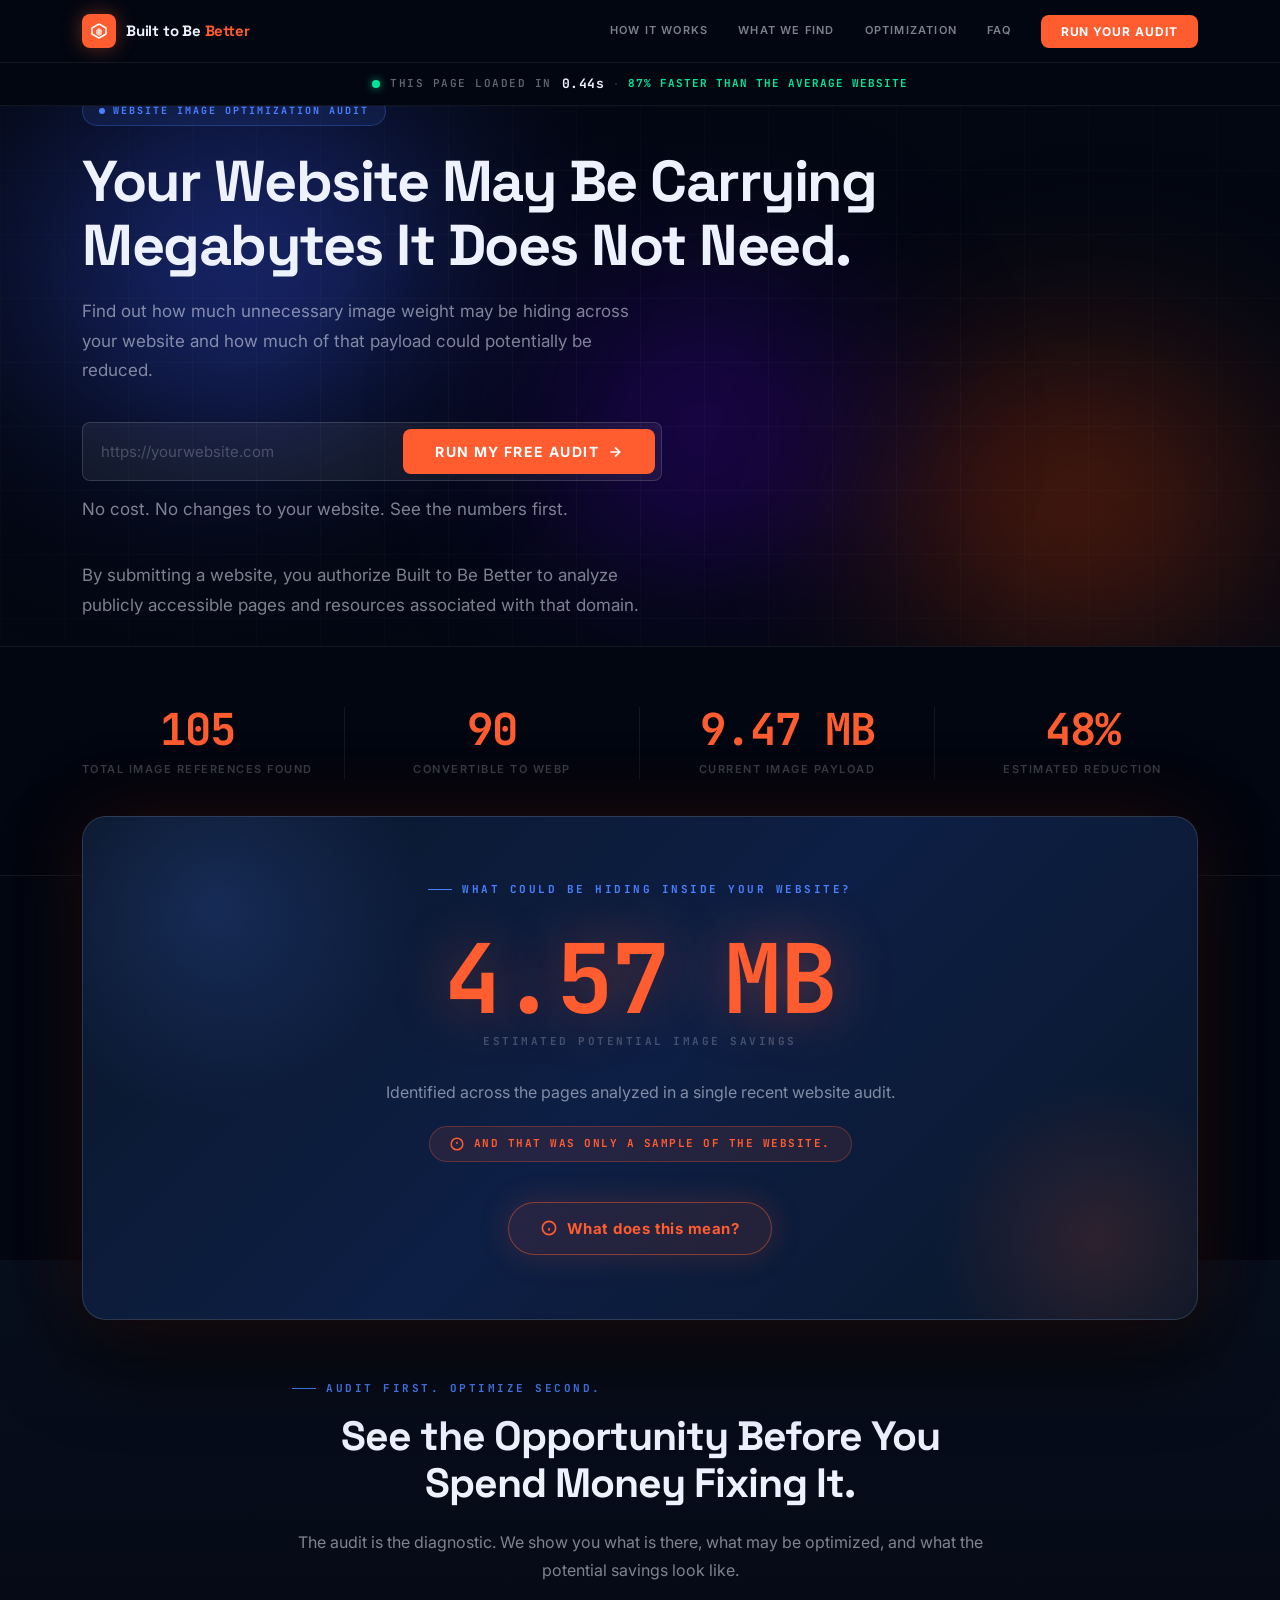
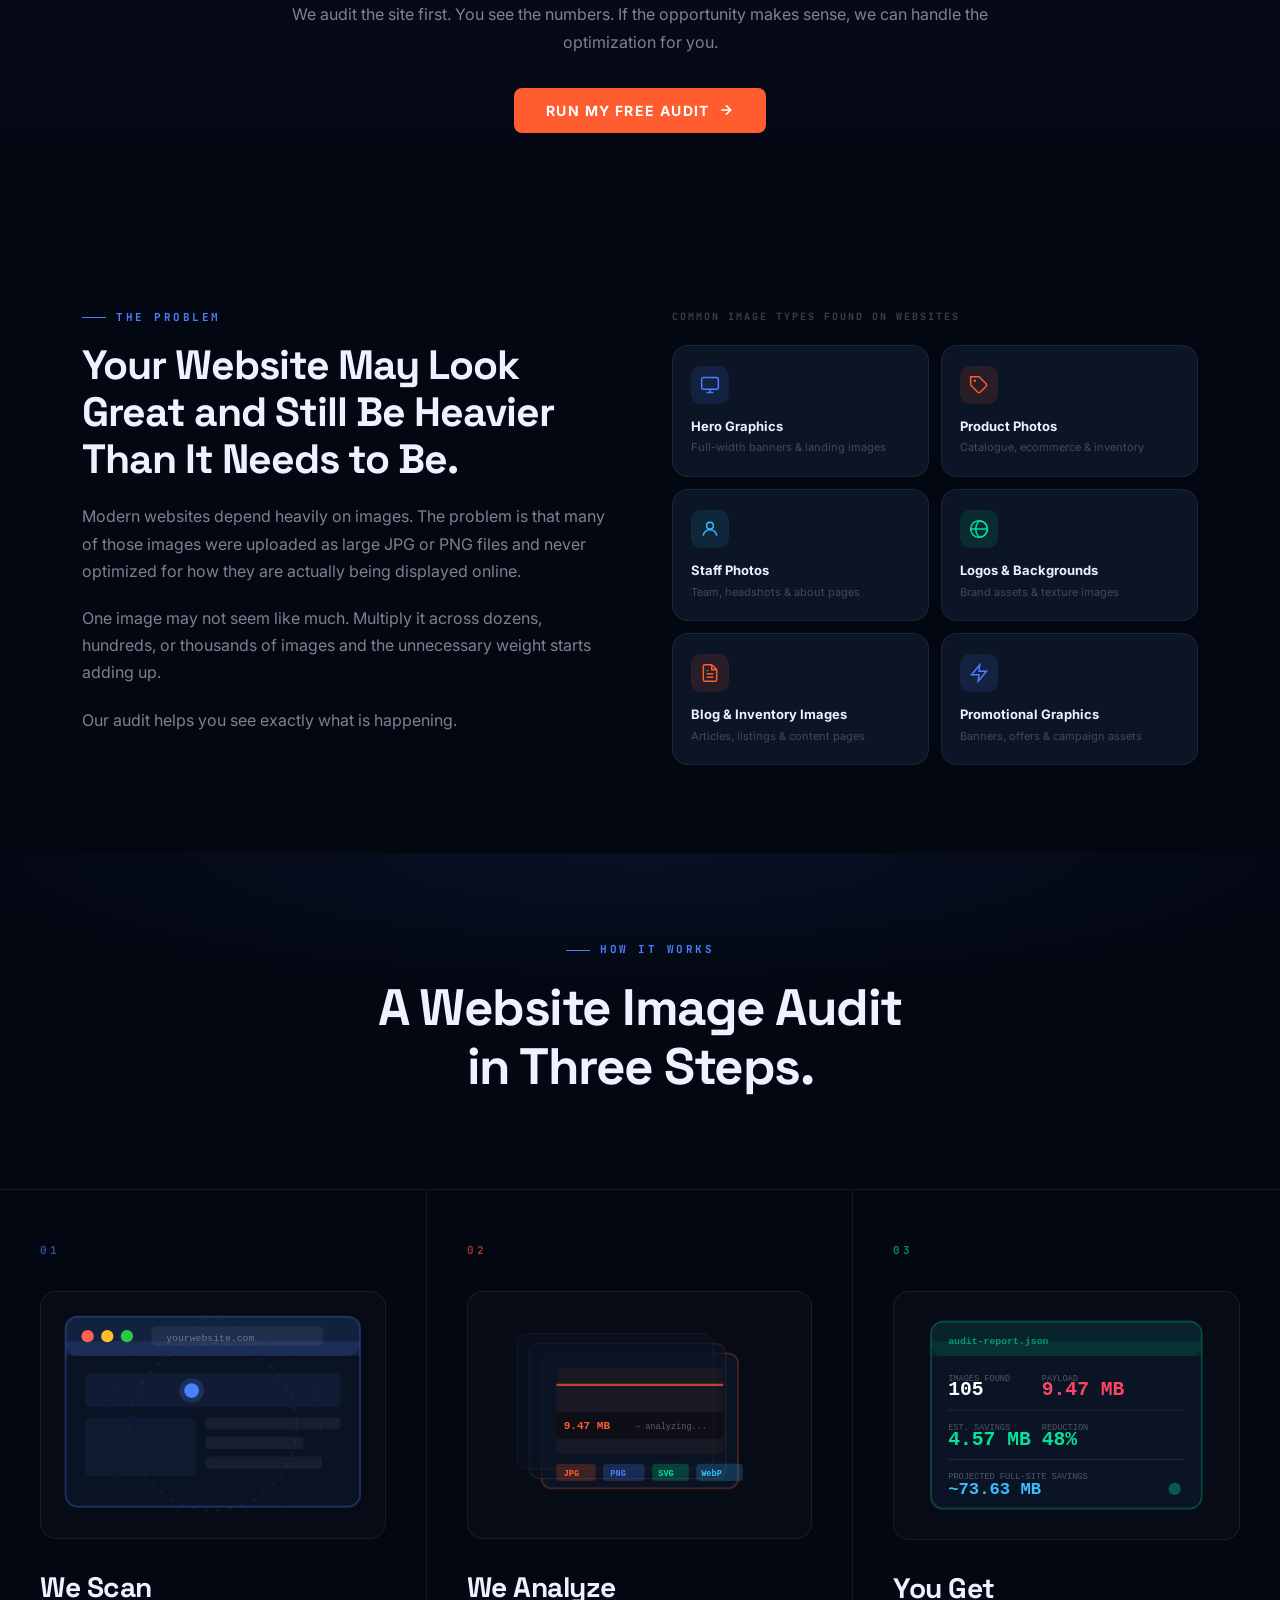
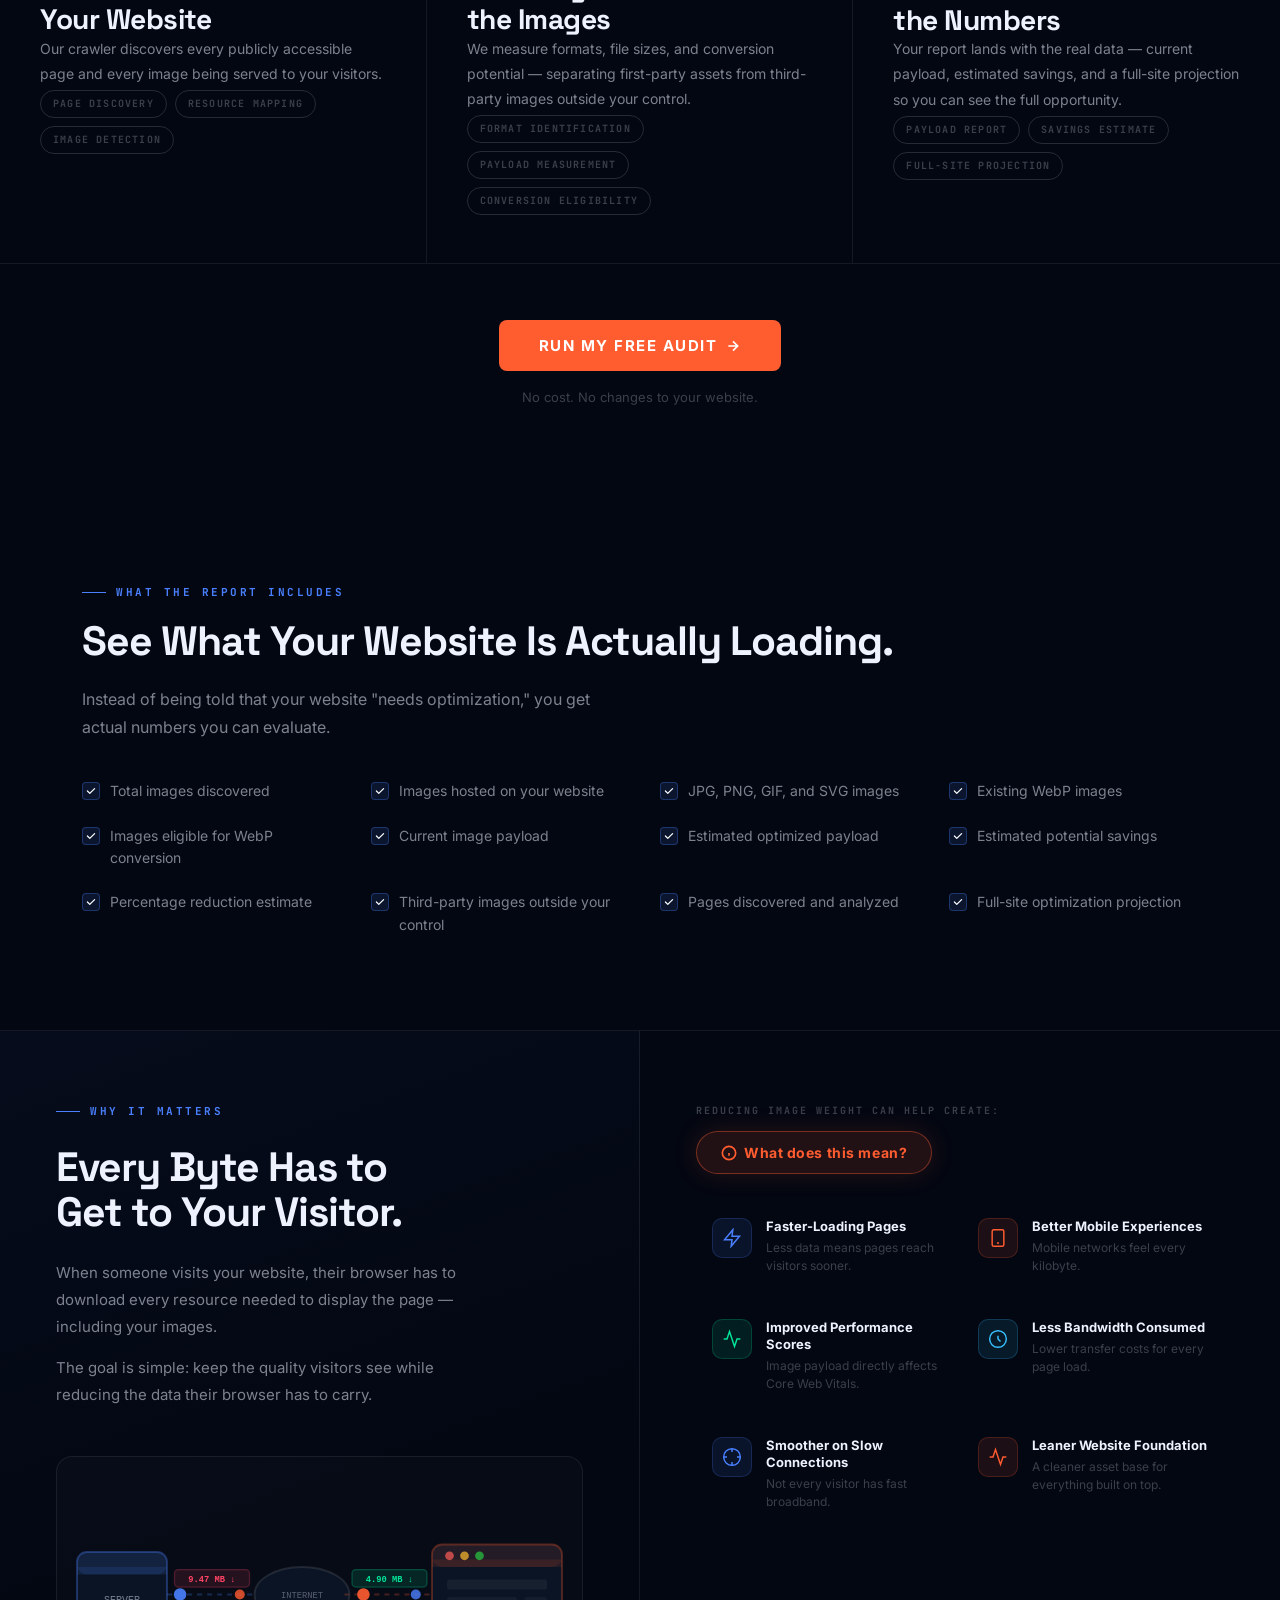
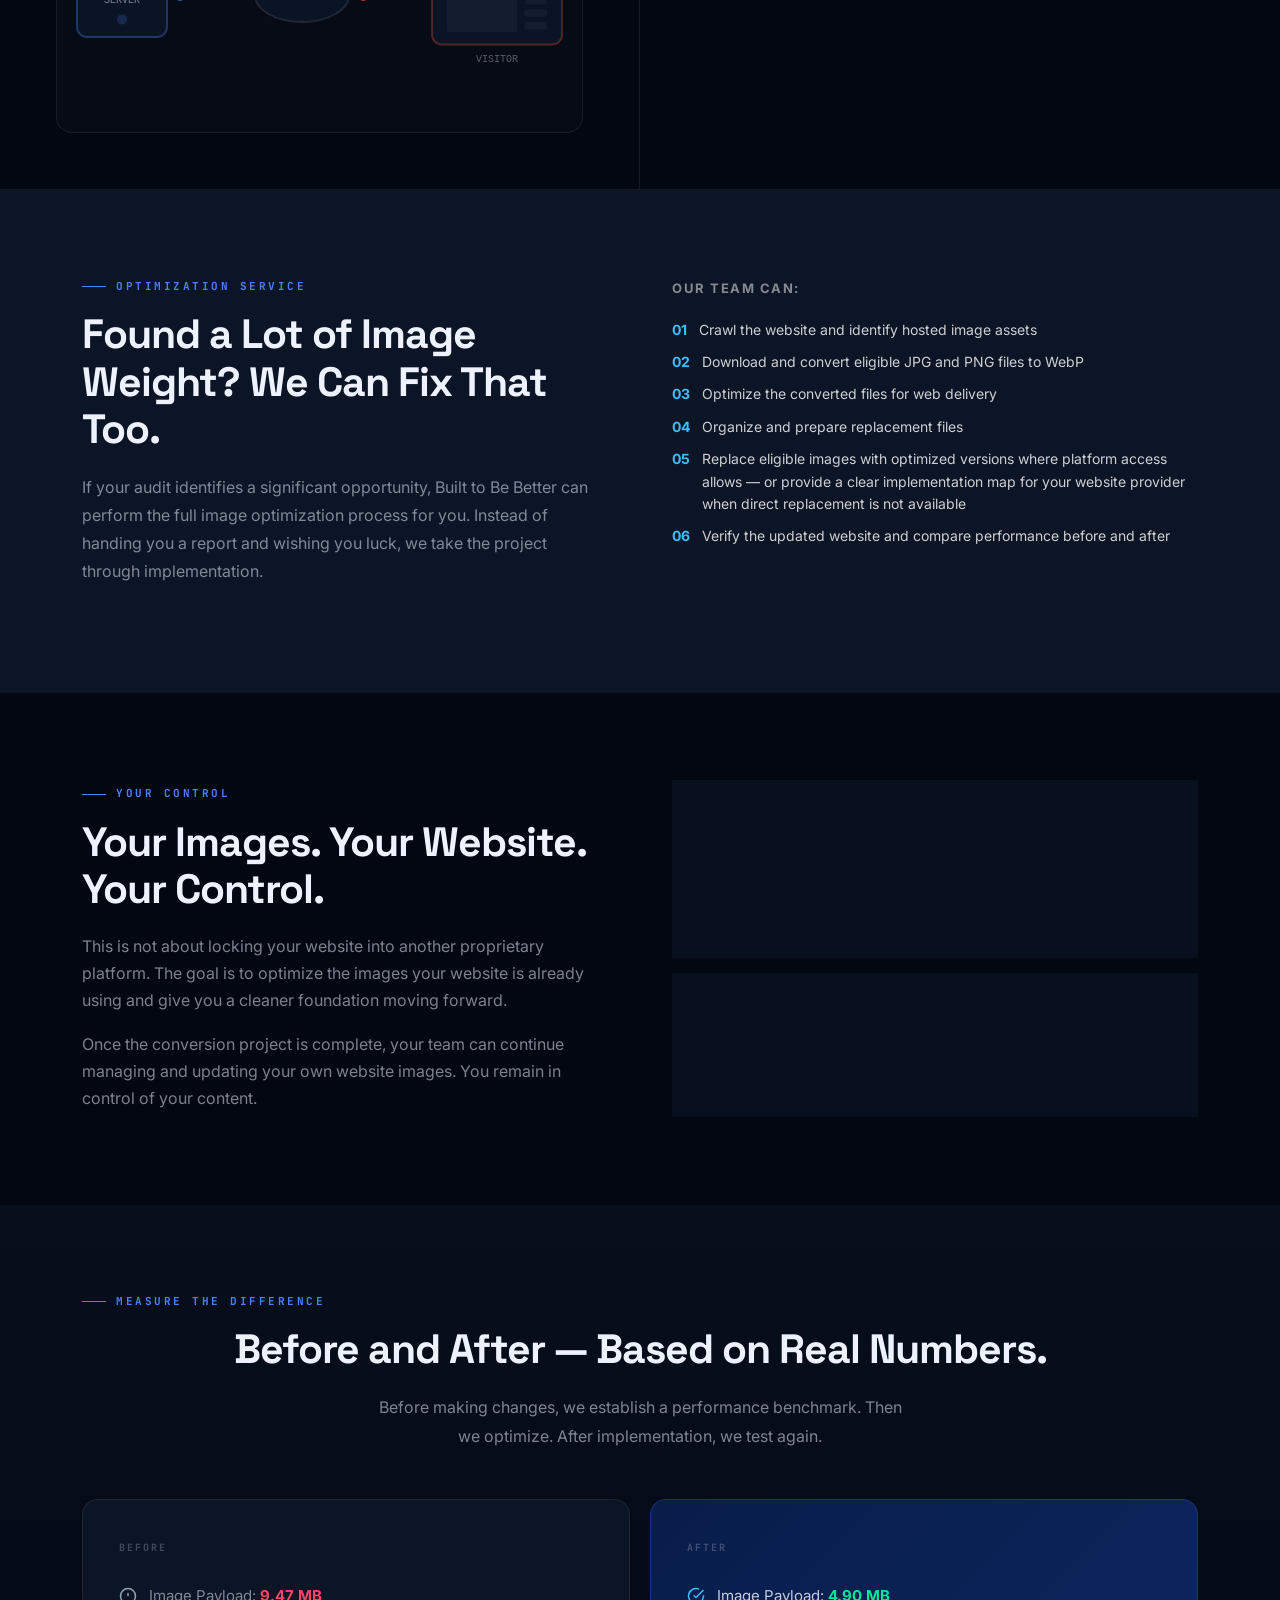
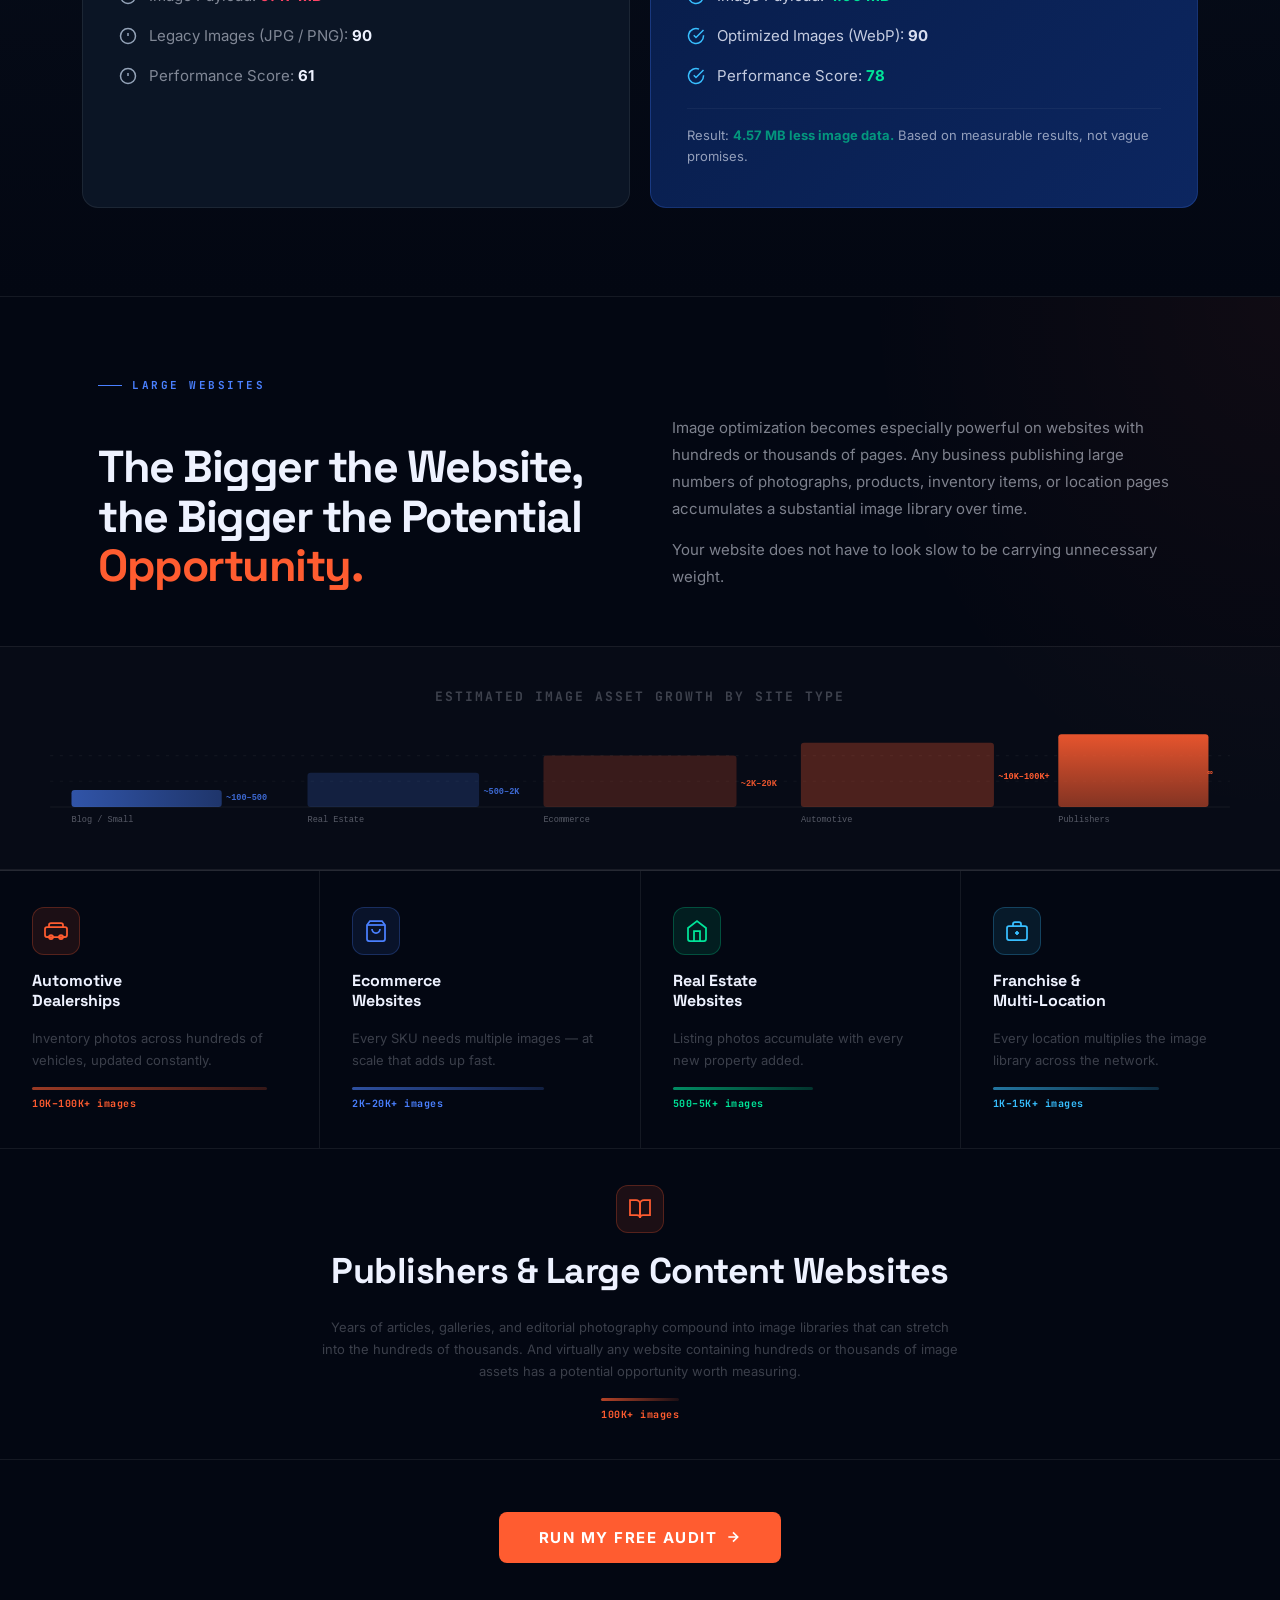
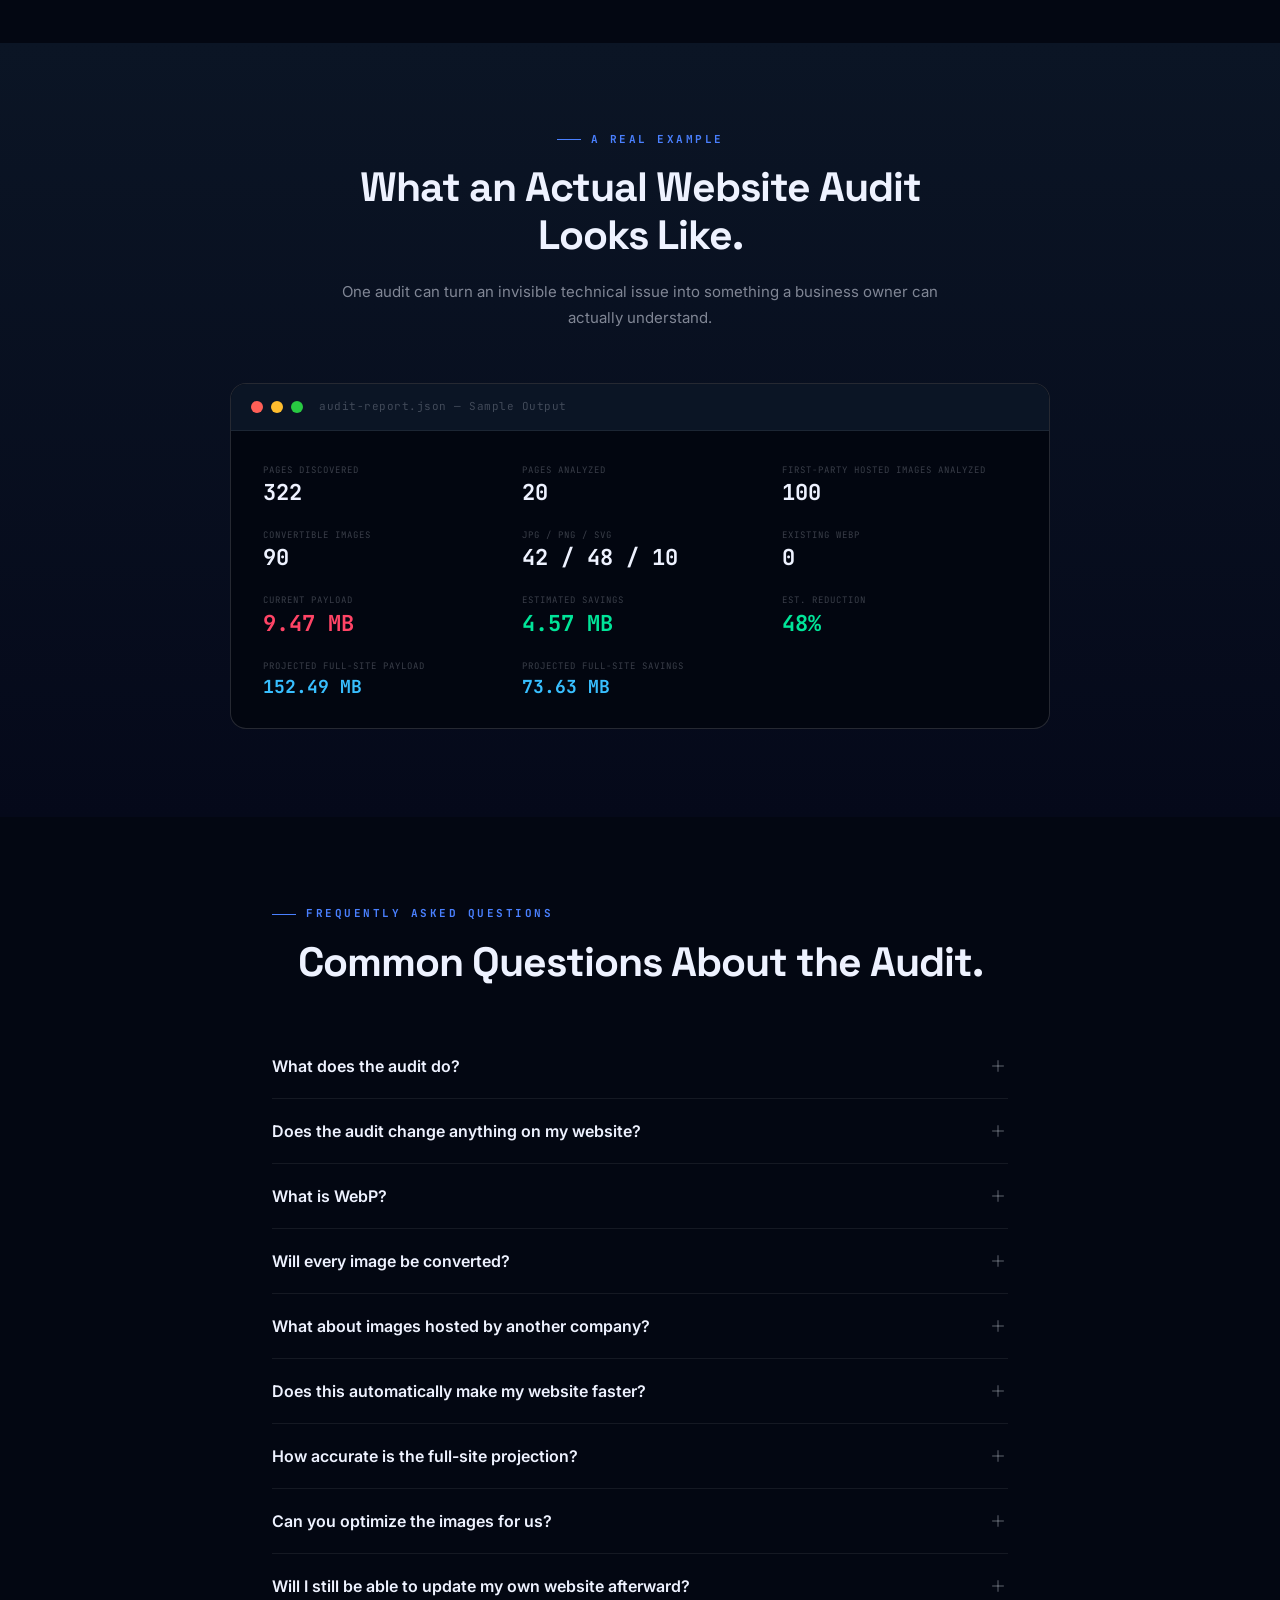
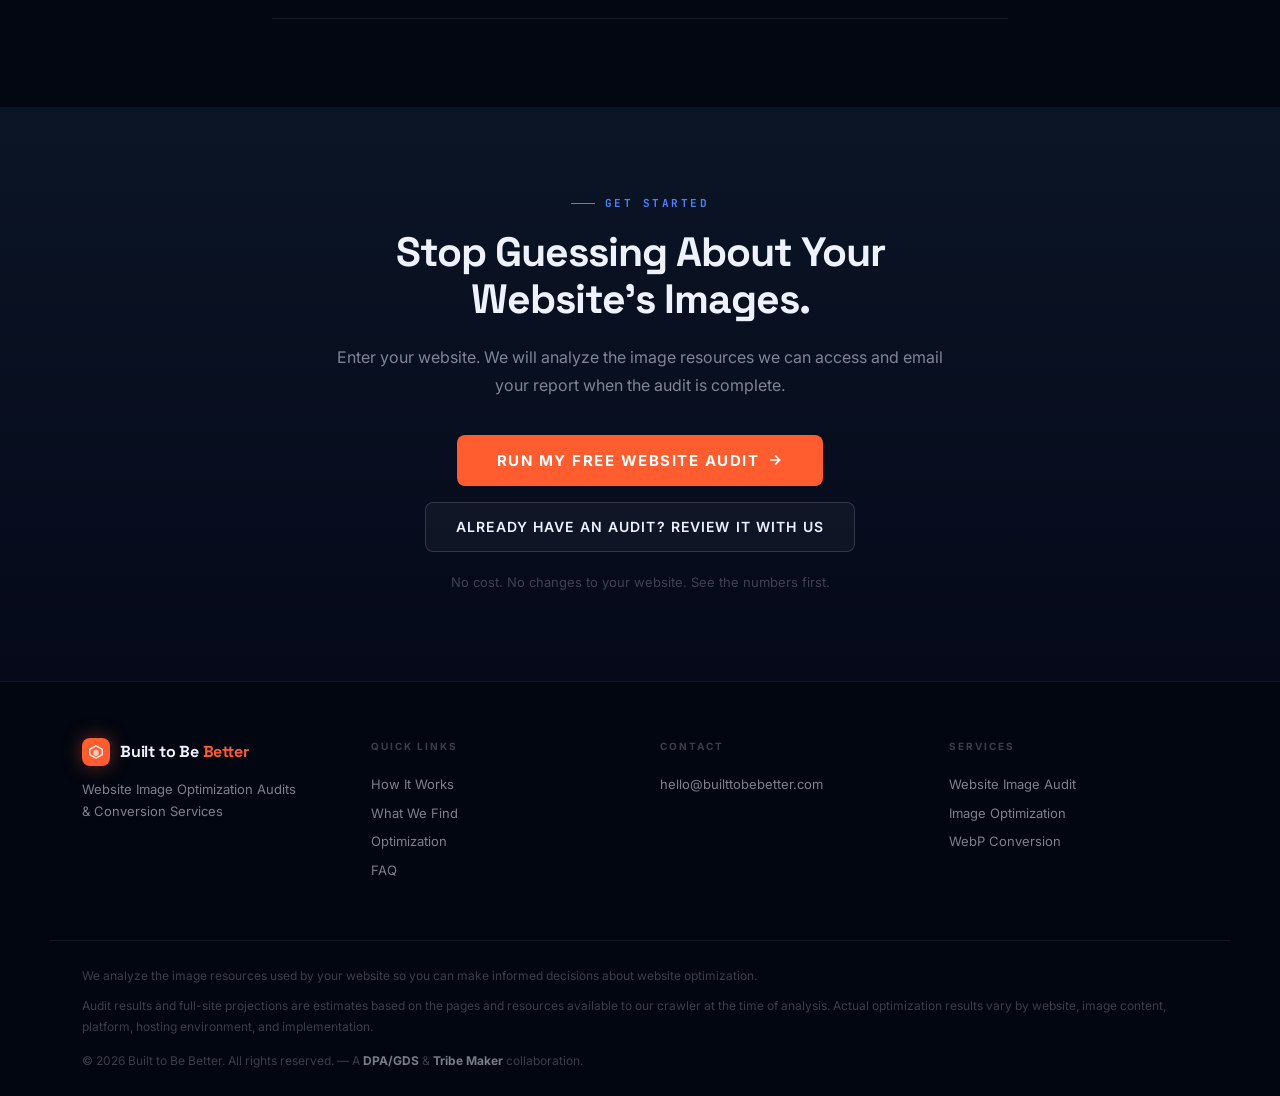
<file: index.html>
<!DOCTYPE html>
<!--
  Page: Home — Website Image Optimization Audit
  Source: Original copy / new product
  Improvements:
  - Full single-page landing with all copy sections
  - URL input with prototype audit simulation
  - Animated stat counters for social proof
  - FAQ accordion
  - Before/after comparison layout
  - Mobile-first responsive design
-->
<html lang="en">
<head>
<meta charset="UTF-8"><meta name="viewport" content="width=device-width,initial-scale=1">
<title>Website Image Audit | Find & Eliminate Unnecessary Image Payload | Built to Be Better</title>
<meta name="description" content="Scan your website, identify oversized images, and estimate how much payload could be eliminated. Free website image optimization audit by Built to Be Better.">
<meta property="og:type" content="website"/>
<meta property="og:url" content="https://builttobebetter.com/"/>
<meta property="og:title" content="Website Image Audit — Find Out How Much Weight Your Images Add"/>
<meta property="og:description" content="Our audit scans your website, identifies oversized and outdated image formats, and estimates how much image payload could potentially be eliminated."/>
<meta property="og:image" content="https://builttobebetter.com/img/og-share.jpg"/>
<meta property="og:image:width" content="1200"/><meta property="og:image:height" content="630"/>
<meta property="og:site_name" content="Built to Be Better"/>
<meta name="twitter:card" content="summary_large_image"/>
<meta name="twitter:title" content="Website Image Audit | Built to Be Better"/>
<meta name="twitter:description" content="Find out how much unnecessary image payload your website is carrying."/>
<meta name="twitter:image" content="https://builttobebetter.com/img/og-share.jpg"/>
<link rel="icon" type="image/png" sizes="32x32" href="img/favicon.png">
<link rel="preconnect" href="https://fonts.googleapis.com"/>
<link rel="preconnect" href="https://fonts.gstatic.com" crossorigin/>
<link rel="stylesheet" href="https://fonts.googleapis.com/css2?family=Space+Grotesk:wght@500;600;700&family=Inter:wght@400;500;600;700&family=JetBrains+Mono:wght@400;700&display=swap"/>
<link rel="stylesheet" href="site.css"/>
<script type="application/ld+json">
{"@context":"https://schema.org","@type":"Organization","name":"Built to Be Better","url":"https://builttobebetter.com","description":"Website image optimization audits and WebP conversion services","email":"hello@builttobebetter.com","serviceArea":{"@type":"Country","name":"United States"}}
</script>
</head>
<body>
<div id="header-mount"></div>

<!-- HERO -->
<!-- PERFORMANCE BANNER -->
<div class="perf-banner" id="perf-banner" aria-live="polite" aria-label="Page load performance">
  <div class="perf-inner">
    <span class="perf-dot" id="perf-dot"></span>
    <span class="perf-label">This page loaded in</span>
    <span class="perf-time" id="perf-time">measuring…</span>
    <span class="perf-divider" aria-hidden="true">·</span>
    <span class="perf-compare" id="perf-compare"></span>
  </div>
</div>

<section class="hero" id="hero">
  <div class="hero-canvas" aria-hidden="true">
    <div class="orb orb-1"></div>
    <div class="orb orb-2"></div>
    <div class="orb orb-3"></div>
    <div class="hero-grid"></div>
    <div class="hero-vignette"></div>
  </div>
  <div class="container">
    <div class="badge"><span class="badge-dot"></span>Website Image Optimization Audit</div>
    <h1>Your Website May Be Carrying<br>Megabytes It Does Not Need.</h1>
    <p>Find out how much unnecessary image weight may be hiding across your website and how much of that payload could potentially be reduced.</p>
    <form class="hero-url-form" id="hero-url-form" onsubmit="handleHeroAudit(event)">
      <div class="hero-url-row">
        <input
          class="hero-url-input"
          type="url"
          id="hero-url-input"
          name="website_url"
          placeholder="https://yourwebsite.com"
          autocomplete="url"
          required
          aria-label="Your website URL"
        />
        <button class="btn-primary hero-url-btn" type="submit">
          Run My Free Audit
          <svg width="16" height="16" viewBox="0 0 24 24" fill="none" stroke="currentColor" stroke-width="2.5" aria-hidden="true"><path d="M5 12h14M12 5l7 7-7 7"/></svg>
        </button>
      </div>
      <p class="hero-url-sub">No cost. No changes to your website. See the numbers first.</p>
      <p class="hero-url-legal">By submitting a website, you authorize Built to Be Better to analyze publicly accessible pages and resources associated with that domain.</p>
    </form>
  </div>
</section>

<!-- STATS BAR -->
<div class="stats-bar" style="position:relative;z-index:1;padding-bottom:96px;">
  <div class="stats-grid">
    <div><div class="stat-val" data-count="105">105</div><div class="stat-label">Total Image References Found</div></div>
    <div><div class="stat-val" data-count="90">90</div><div class="stat-label">Convertible to WebP</div></div>
    <div><div class="stat-val" data-count="9" data-suffix=".47 MB">9.47 MB</div><div class="stat-label">Current Image Payload</div></div>
    <div><div class="stat-val" data-count="48" data-suffix="%">48%</div><div class="stat-label">Estimated Reduction</div></div>
  </div>
</div>

<!-- SOCIAL PROOF RESULT PREVIEW -->
<section class="scroll-reveal sp2-bleed" style="padding:0;position:relative;z-index:2;margin-top:-60px;margin-bottom:-60px;">
  <div class="container">
    <div class="sp2-card" style="position:relative;border-radius:var(--radius-xl);overflow:hidden;background:linear-gradient(135deg,#0a1628 0%,#0d1f45 50%,#0a1628 100%);border:1px solid var(--border-hi);padding:64px 48px;text-align:center;box-shadow:0 0 80px rgba(255,92,48,0.12),0 40px 80px rgba(0,0,0,0.6),0 -20px 60px rgba(0,0,0,0.4);">
      <!-- Glow blobs -->
      <div aria-hidden="true" style="position:absolute;inset:0;pointer-events:none;overflow:hidden;">
        <div style="position:absolute;width:420px;height:420px;border-radius:50%;background:radial-gradient(circle,rgba(74,128,255,0.18) 0%,transparent 70%);top:-120px;left:-80px;"></div>
        <div style="position:absolute;width:320px;height:320px;border-radius:50%;background:radial-gradient(circle,rgba(255,92,48,0.14) 0%,transparent 70%);bottom:-80px;right:-60px;"></div>
      </div>
      <!-- Content wrapper — two views, only one visible at a time -->
      <div style="position:relative;z-index:1;">

        <!-- VIEW A: Technical data (default) -->
        <div id="sp2-technical">
          <p class="section-label" style="justify-content:center;margin-bottom:32px;">What Could Be Hiding Inside Your Website?</p>
          <!-- Big number callout -->
          <div style="display:inline-flex;flex-direction:column;align-items:center;gap:6px;margin-bottom:28px;">
            <span style="font-family:var(--font-mono);font-size:clamp(52px,8vw,96px);font-weight:700;color:var(--orange);line-height:1;letter-spacing:-2px;text-shadow:0 0 60px rgba(255,92,48,0.45);">4.57 MB</span>
            <span style="font-family:var(--font-mono);font-size:11px;font-weight:700;text-transform:uppercase;letter-spacing:2.5px;color:var(--muted-2);">Estimated Potential Image Savings</span>
          </div>
          <p style="font-size:16px;color:var(--muted);line-height:1.75;max-width:520px;margin:0 auto 20px;">Identified across the pages analyzed in a single recent website audit.</p>
          <!-- "Only a sample" callout pill -->
          <div style="display:inline-flex;align-items:center;gap:10px;background:rgba(255,92,48,0.1);border:1px solid rgba(255,92,48,0.28);border-radius:100px;padding:8px 20px;margin-bottom:40px;">
            <svg width="14" height="14" viewBox="0 0 24 24" fill="none" stroke="#FF5C30" stroke-width="2.5" aria-hidden="true"><circle cx="12" cy="12" r="10"/><line x1="12" y1="8" x2="12" y2="12"/><line x1="12" y1="16" x2="12.01" y2="16"/></svg>
            <span style="font-family:var(--font-mono);font-size:11px;font-weight:700;text-transform:uppercase;letter-spacing:1.5px;color:var(--orange);">And that was only a sample of the website.</span>
          </div>
          <!-- Toggle button -->
          <div style="display:flex;justify-content:center;">
            <button class="sp2-toggle-btn" onclick="showSP2Plain()" aria-controls="sp2-plain">
              <svg width="16" height="16" viewBox="0 0 24 24" fill="none" stroke="currentColor" stroke-width="2.5" aria-hidden="true"><circle cx="12" cy="12" r="10"/><path d="M12 16v-4M12 8h.01"/></svg>
              What does this mean?
            </button>
          </div>
        </div>

        <!-- VIEW B: Plain language (hidden by default) -->
        <div id="sp2-plain" hidden>
          <div class="sp2-plain-wrap">
            <div class="wim-plain-header" style="justify-content:center;margin-bottom:28px;">
              <svg width="16" height="16" viewBox="0 0 24 24" fill="none" stroke="#4A80FF" stroke-width="2" aria-hidden="true"><circle cx="12" cy="12" r="10"/><path d="M12 16v-4M12 8h.01"/></svg>
              <span>In plain language</span>
            </div>
            <p class="wim-plain-body" style="text-align:left;">4.57 MB is the amount of image data we found that could potentially be reduced — without changing how your website looks to visitors.</p>
            <p class="wim-plain-body" style="text-align:left;">To put that in perspective: that savings was found across just a sample of the pages we analyzed. The full website likely carries more. Every time someone visits your site, their browser has to download that extra weight. Multiply that across hundreds or thousands of visits and the impact on load time — and visitor experience — adds up fast.</p>
            <div class="wim-plain-google" style="margin-top:28px;">
              <div class="wim-plain-google-icon" aria-hidden="true">
                <svg width="18" height="18" viewBox="0 0 24 24" fill="none" stroke="#FF5C30" stroke-width="1.75"><circle cx="11" cy="11" r="8"/><path d="M21 21l-4.35-4.35"/></svg>
              </div>
              <div>
                <p class="wim-plain-google-title">Why Google cares about this</p>
                <p class="wim-plain-google-body">Google measures page speed as part of how it evaluates websites for search rankings. Heavy images are one of the most common causes of slow pages. Reducing unnecessary image weight is one of the clearest, most direct improvements a website can make — and it's one Google's own tools will flag and reward.</p>
              </div>
            </div>
            <!-- Back button -->
            <div style="display:flex;justify-content:center;margin-top:36px;">
              <button class="sp2-back-btn" onclick="showSP2Technical()" aria-controls="sp2-technical">
                <svg width="15" height="15" viewBox="0 0 24 24" fill="none" stroke="currentColor" stroke-width="2.5" aria-hidden="true"><path d="M19 12H5M12 5l-7 7 7 7"/></svg>
                Go back to the technical data
              </button>
            </div>
          </div>
        </div>

      </div>
    </div>
  </div>
</section>

<!-- AUDIT FIRST, THEN DECIDE -->
<section class="section-alt scroll-reveal audit-first-section" style="position:relative;z-index:1;padding-top:120px;">
  <div class="container" style="text-align:center;max-width:760px;margin-inline:auto;">
    <p class="section-label">Audit First. Optimize Second.</p>
    <h2 class="section-title">See the Opportunity Before You Spend Money Fixing It.</h2>
    <p style="font-size:16px;color:var(--muted);line-height:1.75;margin-bottom:16px;">The audit is the diagnostic. We show you what is there, what may be optimized, and what the potential savings look like.</p>
    <p style="font-size:16px;color:var(--muted);line-height:1.75;margin-bottom:32px;">We audit the site first. You see the numbers. If the opportunity makes sense, we can handle the optimization for you.</p>
    <button class="btn-primary" onclick="openAuditForm(this)">
      Run My Free Audit
      <svg width="16" height="16" viewBox="0 0 24 24" fill="none" stroke="currentColor" stroke-width="2.5" aria-hidden="true"><path d="M5 12h14M12 5l7 7-7 7"/></svg>
    </button>
  </div>
</section>

<!-- PROBLEM SECTION -->
<section id="problem" class="scroll-reveal">
  <div class="container two-col-grid" style="display:grid;grid-template-columns:1fr 1fr;gap:64px;align-items:start;">
    <div>
      <p class="section-label">The Problem</p>
      <h2 class="section-title">Your Website May Look Great and Still Be Heavier Than It Needs to Be.</h2>
      <p style="color:var(--muted);line-height:1.7;margin-bottom:20px;">Modern websites depend heavily on images. The problem is that many of those images were uploaded as large JPG or PNG files and never optimized for how they are actually being displayed online.</p>
      <p style="color:var(--muted);line-height:1.7;margin-bottom:20px;">One image may not seem like much. Multiply it across dozens, hundreds, or thousands of images and the unnecessary weight starts adding up.</p>
      <p style="color:var(--muted);line-height:1.7;">Our audit helps you see exactly what is happening.</p>
    </div>
    <div>
      <p style="font-family:var(--font-mono);font-size:10px;font-weight:700;text-transform:uppercase;letter-spacing:2px;color:var(--muted-2);margin-bottom:20px;">Common Image Types Found on Websites</p>
      <div class="img-types-grid" style="display:grid;grid-template-columns:1fr 1fr;gap:12px;">

        <!-- Hero graphics -->
        <div style="background:var(--surface);border:1px solid var(--border);border-radius:var(--radius-lg);padding:20px 18px;display:flex;flex-direction:column;gap:12px;transition:border-color .2s;" onmouseenter="this.style.borderColor='rgba(74,128,255,0.35)'" onmouseleave="this.style.borderColor='var(--border)'">
          <div style="width:38px;height:38px;border-radius:10px;background:rgba(74,128,255,0.12);display:flex;align-items:center;justify-content:center;">
            <svg width="20" height="20" viewBox="0 0 24 24" fill="none" stroke="#4A80FF" stroke-width="1.75" aria-hidden="true"><rect x="2" y="3" width="20" height="14" rx="2"/><path d="M8 21h8M12 17v4"/></svg>
          </div>
          <div>
            <p style="font-size:13px;font-weight:700;color:var(--white);margin-bottom:3px;">Hero Graphics</p>
            <p style="font-size:11px;color:var(--muted-2);line-height:1.5;">Full-width banners & landing images</p>
          </div>
        </div>

        <!-- Product photos -->
        <div style="background:var(--surface);border:1px solid var(--border);border-radius:var(--radius-lg);padding:20px 18px;display:flex;flex-direction:column;gap:12px;transition:border-color .2s;" onmouseenter="this.style.borderColor='rgba(255,92,48,0.35)'" onmouseleave="this.style.borderColor='var(--border)'">
          <div style="width:38px;height:38px;border-radius:10px;background:rgba(255,92,48,0.12);display:flex;align-items:center;justify-content:center;">
            <svg width="20" height="20" viewBox="0 0 24 24" fill="none" stroke="#FF5C30" stroke-width="1.75" aria-hidden="true"><path d="M20.59 13.41l-7.17 7.17a2 2 0 01-2.83 0L2 12V2h10l8.59 8.59a2 2 0 010 2.82z"/><circle cx="7" cy="7" r="1.5" fill="#FF5C30" stroke="none"/></svg>
          </div>
          <div>
            <p style="font-size:13px;font-weight:700;color:var(--white);margin-bottom:3px;">Product Photos</p>
            <p style="font-size:11px;color:var(--muted-2);line-height:1.5;">Catalogue, ecommerce & inventory</p>
          </div>
        </div>

        <!-- Staff photos -->
        <div style="background:var(--surface);border:1px solid var(--border);border-radius:var(--radius-lg);padding:20px 18px;display:flex;flex-direction:column;gap:12px;transition:border-color .2s;" onmouseenter="this.style.borderColor='rgba(56,191,255,0.35)'" onmouseleave="this.style.borderColor='var(--border)'">
          <div style="width:38px;height:38px;border-radius:10px;background:rgba(56,191,255,0.1);display:flex;align-items:center;justify-content:center;">
            <svg width="20" height="20" viewBox="0 0 24 24" fill="none" stroke="#38BFFF" stroke-width="1.75" aria-hidden="true"><circle cx="12" cy="8" r="4"/><path d="M4 20c0-4 3.6-7 8-7s8 3 8 7"/></svg>
          </div>
          <div>
            <p style="font-size:13px;font-weight:700;color:var(--white);margin-bottom:3px;">Staff Photos</p>
            <p style="font-size:11px;color:var(--muted-2);line-height:1.5;">Team, headshots & about pages</p>
          </div>
        </div>

        <!-- Logos & backgrounds -->
        <div style="background:var(--surface);border:1px solid var(--border);border-radius:var(--radius-lg);padding:20px 18px;display:flex;flex-direction:column;gap:12px;transition:border-color .2s;" onmouseenter="this.style.borderColor='rgba(0,229,153,0.35)'" onmouseleave="this.style.borderColor='var(--border)'">
          <div style="width:38px;height:38px;border-radius:10px;background:rgba(0,229,153,0.1);display:flex;align-items:center;justify-content:center;">
            <svg width="20" height="20" viewBox="0 0 24 24" fill="none" stroke="#00E599" stroke-width="1.75" aria-hidden="true"><circle cx="12" cy="12" r="10"/><path d="M12 2a10 10 0 010 20"/><path d="M2 12h20"/><path d="M12 2c-2.76 3.6-4 7-4 10s1.24 6.4 4 10"/></svg>
          </div>
          <div>
            <p style="font-size:13px;font-weight:700;color:var(--white);margin-bottom:3px;">Logos & Backgrounds</p>
            <p style="font-size:11px;color:var(--muted-2);line-height:1.5;">Brand assets & texture images</p>
          </div>
        </div>

        <!-- Blog & inventory -->
        <div style="background:var(--surface);border:1px solid var(--border);border-radius:var(--radius-lg);padding:20px 18px;display:flex;flex-direction:column;gap:12px;transition:border-color .2s;" onmouseenter="this.style.borderColor='rgba(255,92,48,0.35)'" onmouseleave="this.style.borderColor='var(--border)'">
          <div style="width:38px;height:38px;border-radius:10px;background:rgba(255,92,48,0.12);display:flex;align-items:center;justify-content:center;">
            <svg width="20" height="20" viewBox="0 0 24 24" fill="none" stroke="#FF5C30" stroke-width="1.75" aria-hidden="true"><path d="M14 2H6a2 2 0 00-2 2v16a2 2 0 002 2h12a2 2 0 002-2V8z"/><polyline points="14 2 14 8 20 8"/><line x1="16" y1="13" x2="8" y2="13"/><line x1="16" y1="17" x2="8" y2="17"/><line x1="10" y1="9" x2="8" y2="9"/></svg>
          </div>
          <div>
            <p style="font-size:13px;font-weight:700;color:var(--white);margin-bottom:3px;">Blog & Inventory Images</p>
            <p style="font-size:11px;color:var(--muted-2);line-height:1.5;">Articles, listings & content pages</p>
          </div>
        </div>

        <!-- Promotional graphics -->
        <div style="background:var(--surface);border:1px solid var(--border);border-radius:var(--radius-lg);padding:20px 18px;display:flex;flex-direction:column;gap:12px;transition:border-color .2s;" onmouseenter="this.style.borderColor='rgba(74,128,255,0.35)'" onmouseleave="this.style.borderColor='var(--border)'">
          <div style="width:38px;height:38px;border-radius:10px;background:rgba(74,128,255,0.12);display:flex;align-items:center;justify-content:center;">
            <svg width="20" height="20" viewBox="0 0 24 24" fill="none" stroke="#4A80FF" stroke-width="1.75" aria-hidden="true"><polygon points="13 2 3 14 12 14 11 22 21 10 12 10 13 2"/></svg>
          </div>
          <div>
            <p style="font-size:13px;font-weight:700;color:var(--white);margin-bottom:3px;">Promotional Graphics</p>
            <p style="font-size:11px;color:var(--muted-2);line-height:1.5;">Banners, offers & campaign assets</p>
          </div>
        </div>

      </div>
    </div>
  </div>
</section>

<!-- HOW IT WORKS -->
<section id="how-it-works" style="padding:0;overflow:hidden;background:var(--bg);">

  <!-- Header -->
  <div class="hiw-header" style="text-align:center;padding:88px 32px 72px;position:relative;">
    <div aria-hidden="true" style="position:absolute;inset:0;background:radial-gradient(ellipse 80% 60% at 50% 0%,rgba(74,128,255,0.08) 0%,transparent 70%);pointer-events:none;"></div>
    <p class="section-label scroll-reveal" style="justify-content:center;margin-bottom:20px;">How It Works</p>
    <h2 class="section-title scroll-reveal" style="font-size:clamp(28px,4vw,52px);max-width:640px;margin-inline:auto;letter-spacing:-1.5px;">A Website Image Audit<br>in Three Steps.</h2>
  </div>

  <!-- Three step panels — full width grid -->
  <div class="hiw-grid">

    <!-- STEP 1 -->
    <div class="hiw-panel hiw-panel-1 scroll-reveal">
      <div class="hiw-step-num">01</div>
      <div class="hiw-illustration" aria-hidden="true">
        <!-- Website crawl scene -->
        <svg viewBox="0 0 280 200" fill="none" xmlns="http://www.w3.org/2000/svg">
          <!-- Browser window -->
          <rect x="20" y="20" width="240" height="155" rx="10" fill="rgba(11,21,37,0.9)" stroke="rgba(74,128,255,0.3)" stroke-width="1.5"/>
          <rect x="20" y="20" width="240" height="32" rx="10" fill="rgba(74,128,255,0.12)"/>
          <rect x="20" y="40" width="240" height="12" fill="rgba(74,128,255,0.12)"/>
          <!-- Traffic lights -->
          <circle cx="38" cy="36" r="5" fill="#FF5F57"/>
          <circle cx="54" cy="36" r="5" fill="#FFBD2E"/>
          <circle cx="70" cy="36" r="5" fill="#28CA42"/>
          <!-- URL bar -->
          <rect x="90" y="28" width="140" height="16" rx="4" fill="rgba(255,255,255,0.06)"/>
          <text x="102" y="40" font-family="monospace" font-size="8" fill="rgba(255,255,255,0.35)">yourwebsite.com</text>
          <!-- Page content skeleton -->
          <rect x="36" y="66" width="208" height="28" rx="4" fill="rgba(74,128,255,0.08)"/>
          <rect x="36" y="102" width="90" height="48" rx="4" fill="rgba(74,128,255,0.06)"/>
          <rect x="134" y="102" width="110" height="10" rx="3" fill="rgba(255,255,255,0.05)"/>
          <rect x="134" y="118" width="80" height="10" rx="3" fill="rgba(255,255,255,0.05)"/>
          <rect x="134" y="134" width="95" height="10" rx="3" fill="rgba(255,255,255,0.05)"/>
          <!-- Scanning pulse ring -->
          <circle cx="140" cy="110" r="68" stroke="rgba(74,128,255,0.12)" stroke-width="1" stroke-dasharray="4 6"/>
          <circle cx="140" cy="110" r="88" stroke="rgba(74,128,255,0.07)" stroke-width="1" stroke-dasharray="3 8"/>
          <!-- Crawl dot -->
          <circle cx="140" cy="66" r="6" fill="#4A80FF">
            <animateMotion dur="3s" repeatCount="indefinite" path="M0,0 Q80,60 0,90 Q-80,60 0,0"/>
          </circle>
          <circle cx="140" cy="66" r="10" fill="rgba(74,128,255,0.2)">
            <animateMotion dur="3s" repeatCount="indefinite" path="M0,0 Q80,60 0,90 Q-80,60 0,0"/>
          </circle>
        </svg>
      </div>
      <div class="hiw-content">
        <h3 class="hiw-title">We Scan<br>Your Website</h3>
        <p class="hiw-body">Our crawler discovers every publicly accessible page and every image being served to your visitors.</p>
        <ul class="hiw-tags">
          <li>Page discovery</li>
          <li>Resource mapping</li>
          <li>Image detection</li>
        </ul>
      </div>
    </div>

    <!-- STEP 2 -->
    <div class="hiw-panel hiw-panel-2 scroll-reveal">
      <div class="hiw-step-num">02</div>
      <div class="hiw-illustration" aria-hidden="true">
        <!-- Image analysis scene -->
        <svg viewBox="0 0 280 200" fill="none" xmlns="http://www.w3.org/2000/svg">
          <!-- Image stack -->
          <rect x="60" y="50" width="160" height="110" rx="8" fill="rgba(11,21,37,0.9)" stroke="rgba(255,92,48,0.25)" stroke-width="1.5"/>
          <rect x="50" y="42" width="160" height="110" rx="8" fill="rgba(11,21,37,0.7)" stroke="rgba(255,92,48,0.15)" stroke-width="1"/>
          <rect x="40" y="34" width="160" height="110" rx="8" fill="rgba(11,21,37,0.5)" stroke="rgba(255,92,48,0.08)" stroke-width="1"/>
          <!-- Image content inside top card -->
          <rect x="72" y="62" width="136" height="70" rx="4" fill="rgba(255,92,48,0.06)"/>
          <!-- Format badges -->
          <rect x="72" y="140" width="32" height="14" rx="3" fill="rgba(255,92,48,0.2)"/>
          <text x="78" y="150" font-family="monospace" font-size="7" fill="#FF5C30" font-weight="700">JPG</text>
          <rect x="110" y="140" width="34" height="14" rx="3" fill="rgba(74,128,255,0.2)"/>
          <text x="116" y="150" font-family="monospace" font-size="7" fill="#4A80FF" font-weight="700">PNG</text>
          <rect x="150" y="140" width="30" height="14" rx="3" fill="rgba(0,229,153,0.2)"/>
          <text x="155" y="150" font-family="monospace" font-size="7" fill="#00E599" font-weight="700">SVG</text>
          <rect x="186" y="140" width="38" height="14" rx="3" fill="rgba(56,191,255,0.2)"/>
          <text x="190" y="150" font-family="monospace" font-size="7" fill="#38BFFF" font-weight="700">WebP</text>
          <!-- Scan line animation -->
          <rect x="72" y="62" width="136" height="2" fill="rgba(255,92,48,0.7)" rx="1">
            <animateTransform attributeName="transform" type="translate" values="0,0;0,68;0,0" dur="2.5s" repeatCount="indefinite"/>
          </rect>
          <!-- Size readout -->
          <rect x="72" y="98" width="136" height="22" rx="3" fill="rgba(0,0,0,0.4)"/>
          <text x="78" y="112" font-family="monospace" font-size="9" fill="#FF5C30" font-weight="700">9.47 MB</text>
          <text x="136" y="112" font-family="monospace" font-size="7" fill="rgba(238,242,255,0.35)">→ analyzing...</text>
        </svg>
      </div>
      <div class="hiw-content">
        <h3 class="hiw-title">We Analyze<br>the Images</h3>
        <p class="hiw-body">We measure formats, file sizes, and conversion potential — separating first-party assets from third-party images outside your control.</p>
        <ul class="hiw-tags">
          <li>Format identification</li>
          <li>Payload measurement</li>
          <li>Conversion eligibility</li>
        </ul>
      </div>
    </div>

    <!-- STEP 3 -->
    <div class="hiw-panel hiw-panel-3 scroll-reveal">
      <div class="hiw-step-num">03</div>
      <div class="hiw-illustration" aria-hidden="true">
        <!-- Report / numbers scene -->
        <svg viewBox="0 0 280 200" fill="none" xmlns="http://www.w3.org/2000/svg">
          <!-- Report card -->
          <rect x="30" y="24" width="220" height="152" rx="10" fill="rgba(11,21,37,0.95)" stroke="rgba(0,229,153,0.25)" stroke-width="1.5"/>
          <!-- Title bar -->
          <rect x="30" y="24" width="220" height="28" rx="10" fill="rgba(0,229,153,0.07)"/>
          <rect x="30" y="40" width="220" height="12" fill="rgba(0,229,153,0.07)"/>
          <text x="44" y="42" font-family="monospace" font-size="8" fill="rgba(0,229,153,0.6)" font-weight="700">audit-report.json</text>
          <!-- Stat rows -->
          <text x="44" y="72" font-family="monospace" font-size="7" fill="rgba(238,242,255,0.3)">IMAGES FOUND</text>
          <text x="44" y="84" font-family="monospace" font-size="16" fill="white" font-weight="700">105</text>
          <text x="120" y="72" font-family="monospace" font-size="7" fill="rgba(238,242,255,0.3)">PAYLOAD</text>
          <text x="120" y="84" font-family="monospace" font-size="16" fill="#FF4466" font-weight="700">9.47 MB</text>
          <!-- Divider -->
          <line x1="44" y1="96" x2="236" y2="96" stroke="rgba(255,255,255,0.07)" stroke-width="1"/>
          <text x="44" y="112" font-family="monospace" font-size="7" fill="rgba(238,242,255,0.3)">EST. SAVINGS</text>
          <text x="44" y="124" font-family="monospace" font-size="16" fill="#00E599" font-weight="700">4.57 MB</text>
          <text x="120" y="112" font-family="monospace" font-size="7" fill="rgba(238,242,255,0.3)">REDUCTION</text>
          <text x="120" y="124" font-family="monospace" font-size="16" fill="#00E599" font-weight="700">48%</text>
          <!-- Divider -->
          <line x1="44" y1="136" x2="236" y2="136" stroke="rgba(255,255,255,0.07)" stroke-width="1"/>
          <!-- Projected row -->
          <text x="44" y="152" font-family="monospace" font-size="7" fill="rgba(238,242,255,0.3)">PROJECTED FULL-SITE SAVINGS</text>
          <text x="44" y="164" font-family="monospace" font-size="14" fill="#38BFFF" font-weight="700">~73.63 MB</text>
          <!-- Pulse dot -->
          <circle cx="228" cy="160" r="5" fill="#00E599">
            <animate attributeName="opacity" values="1;0.3;1" dur="1.8s" repeatCount="indefinite"/>
          </circle>
        </svg>
      </div>
      <div class="hiw-content">
        <h3 class="hiw-title">You Get<br>the Numbers</h3>
        <p class="hiw-body">Your report lands with the real data — current payload, estimated savings, and a full-site projection so you can see the full opportunity.</p>
        <ul class="hiw-tags">
          <li>Payload report</li>
          <li>Savings estimate</li>
          <li>Full-site projection</li>
        </ul>
      </div>
    </div>

  </div>

  <!-- Bottom CTA strip -->
  <div class="hiw-cta" style="text-align:center;padding:56px 32px 88px;border-top:1px solid var(--border);">
    <button class="btn-primary" onclick="openAuditForm(this)" style="font-size:15px;padding:16px 40px;">
      Run My Free Audit
      <svg width="16" height="16" viewBox="0 0 24 24" fill="none" stroke="currentColor" stroke-width="2.5" aria-hidden="true"><path d="M5 12h14M12 5l7 7-7 7"/></svg>
    </button>
    <p style="font-size:13px;color:var(--muted-2);margin-top:16px;">No cost. No changes to your website.</p>
  </div>

</section>

<!-- WHAT THE REPORT INCLUDES -->
<section id="what-we-find" class="scroll-reveal">
  <div class="container">
    <p class="section-label">What the Report Includes</p>
    <h2 class="section-title">See What Your Website Is Actually Loading.</h2>
    <p class="section-sub">Instead of being told that your website "needs optimization," you get actual numbers you can evaluate.</p>
    <ul class="check-list">
      <li><span class="check-icon"><svg width="12" height="12" viewBox="0 0 20 20" fill="white"><path fill-rule="evenodd" d="M16.707 5.293a1 1 0 010 1.414l-8 8a1 1 0 01-1.414 0l-4-4a1 1 0 011.414-1.414L8 12.586l7.293-7.293a1 1 0 011.414 0z" clip-rule="evenodd"/></svg></span>Total images discovered</li>
      <li><span class="check-icon"><svg width="12" height="12" viewBox="0 0 20 20" fill="white"><path fill-rule="evenodd" d="M16.707 5.293a1 1 0 010 1.414l-8 8a1 1 0 01-1.414 0l-4-4a1 1 0 011.414-1.414L8 12.586l7.293-7.293a1 1 0 011.414 0z" clip-rule="evenodd"/></svg></span>Images hosted on your website</li>
      <li><span class="check-icon"><svg width="12" height="12" viewBox="0 0 20 20" fill="white"><path fill-rule="evenodd" d="M16.707 5.293a1 1 0 010 1.414l-8 8a1 1 0 01-1.414 0l-4-4a1 1 0 011.414-1.414L8 12.586l7.293-7.293a1 1 0 011.414 0z" clip-rule="evenodd"/></svg></span>JPG, PNG, GIF, and SVG images</li>
      <li><span class="check-icon"><svg width="12" height="12" viewBox="0 0 20 20" fill="white"><path fill-rule="evenodd" d="M16.707 5.293a1 1 0 010 1.414l-8 8a1 1 0 01-1.414 0l-4-4a1 1 0 011.414-1.414L8 12.586l7.293-7.293a1 1 0 011.414 0z" clip-rule="evenodd"/></svg></span>Existing WebP images</li>
      <li><span class="check-icon"><svg width="12" height="12" viewBox="0 0 20 20" fill="white"><path fill-rule="evenodd" d="M16.707 5.293a1 1 0 010 1.414l-8 8a1 1 0 01-1.414 0l-4-4a1 1 0 011.414-1.414L8 12.586l7.293-7.293a1 1 0 011.414 0z" clip-rule="evenodd"/></svg></span>Images eligible for WebP conversion</li>
      <li><span class="check-icon"><svg width="12" height="12" viewBox="0 0 20 20" fill="white"><path fill-rule="evenodd" d="M16.707 5.293a1 1 0 010 1.414l-8 8a1 1 0 01-1.414 0l-4-4a1 1 0 011.414-1.414L8 12.586l7.293-7.293a1 1 0 011.414 0z" clip-rule="evenodd"/></svg></span>Current image payload</li>
      <li><span class="check-icon"><svg width="12" height="12" viewBox="0 0 20 20" fill="white"><path fill-rule="evenodd" d="M16.707 5.293a1 1 0 010 1.414l-8 8a1 1 0 01-1.414 0l-4-4a1 1 0 011.414-1.414L8 12.586l7.293-7.293a1 1 0 011.414 0z" clip-rule="evenodd"/></svg></span>Estimated optimized payload</li>
      <li><span class="check-icon"><svg width="12" height="12" viewBox="0 0 20 20" fill="white"><path fill-rule="evenodd" d="M16.707 5.293a1 1 0 010 1.414l-8 8a1 1 0 01-1.414 0l-4-4a1 1 0 011.414-1.414L8 12.586l7.293-7.293a1 1 0 011.414 0z" clip-rule="evenodd"/></svg></span>Estimated potential savings</li>
      <li><span class="check-icon"><svg width="12" height="12" viewBox="0 0 20 20" fill="white"><path fill-rule="evenodd" d="M16.707 5.293a1 1 0 010 1.414l-8 8a1 1 0 01-1.414 0l-4-4a1 1 0 011.414-1.414L8 12.586l7.293-7.293a1 1 0 011.414 0z" clip-rule="evenodd"/></svg></span>Percentage reduction estimate</li>
      <li><span class="check-icon"><svg width="12" height="12" viewBox="0 0 20 20" fill="white"><path fill-rule="evenodd" d="M16.707 5.293a1 1 0 010 1.414l-8 8a1 1 0 01-1.414 0l-4-4a1 1 0 011.414-1.414L8 12.586l7.293-7.293a1 1 0 011.414 0z" clip-rule="evenodd"/></svg></span>Third-party images outside your control</li>
      <li><span class="check-icon"><svg width="12" height="12" viewBox="0 0 20 20" fill="white"><path fill-rule="evenodd" d="M16.707 5.293a1 1 0 010 1.414l-8 8a1 1 0 01-1.414 0l-4-4a1 1 0 011.414-1.414L8 12.586l7.293-7.293a1 1 0 011.414 0z" clip-rule="evenodd"/></svg></span>Pages discovered and analyzed</li>
      <li><span class="check-icon"><svg width="12" height="12" viewBox="0 0 20 20" fill="white"><path fill-rule="evenodd" d="M16.707 5.293a1 1 0 010 1.414l-8 8a1 1 0 01-1.414 0l-4-4a1 1 0 011.414-1.414L8 12.586l7.293-7.293a1 1 0 011.414 0z" clip-rule="evenodd"/></svg></span>Full-site optimization projection</li>
    </ul>
  </div>
</section>

<!-- WHY IT MATTERS -->
<section class="scroll-reveal" style="padding:0;overflow:hidden;background:var(--bg);border-top:1px solid var(--border);border-bottom:1px solid var(--border);">
  <div class="wim-grid">

    <!-- LEFT — copy + animated diagram -->
    <div class="wim-left">
      <div style="position:relative;z-index:1;">
        <p class="section-label" style="margin-bottom:24px;">Why It Matters</p>
        <h2 style="font-family:var(--font-display);font-size:clamp(26px,3.2vw,46px);font-weight:700;line-height:1.1;letter-spacing:-1px;color:var(--white);margin-bottom:24px;">Every Byte Has to<br>Get to Your Visitor.</h2>
        <p style="font-size:15px;color:var(--muted);line-height:1.8;max-width:400px;margin-bottom:14px;">When someone visits your website, their browser has to download every resource needed to display the page — including your images.</p>
        <p style="font-size:15px;color:var(--muted);line-height:1.8;max-width:400px;">The goal is simple: keep the quality visitors see while reducing the data their browser has to carry.</p>
      </div>

      <!-- Data flow diagram -->
      <div class="wim-diagram" aria-hidden="true">
        <svg viewBox="0 0 420 220" fill="none" xmlns="http://www.w3.org/2000/svg">
          <!-- Server node -->
          <rect x="16" y="76" width="72" height="68" rx="8" fill="rgba(11,21,37,0.95)" stroke="rgba(74,128,255,0.35)" stroke-width="1.5"/>
          <rect x="16" y="76" width="72" height="18" rx="8" fill="rgba(74,128,255,0.12)"/>
          <rect x="16" y="88" width="72" height="6" fill="rgba(74,128,255,0.12)"/>
          <text x="52" y="117" font-family="monospace" font-size="8" fill="rgba(238,242,255,0.5)" text-anchor="middle">SERVER</text>
          <circle cx="52" cy="130" r="4" fill="rgba(74,128,255,0.4)">
            <animate attributeName="opacity" values="1;0.3;1" dur="2s" repeatCount="indefinite"/>
          </circle>

          <!-- Flow path: server → internet cloud -->
          <path d="M88 110 Q140 110 160 110" stroke="rgba(74,128,255,0.25)" stroke-width="1.5" stroke-dasharray="4 4"/>
          <!-- Packet 1 (blue) -->
          <circle r="5" fill="#4A80FF" opacity="0.9">
            <animateMotion dur="2.4s" repeatCount="indefinite" begin="0s"><mpath href="#path-s-c"/></animateMotion>
          </circle>
          <!-- Packet 2 (orange) -->
          <circle r="4" fill="#FF5C30" opacity="0.8">
            <animateMotion dur="2.4s" repeatCount="indefinite" begin="0.8s"><mpath href="#path-s-c"/></animateMotion>
          </circle>
          <path id="path-s-c" d="M88 110 Q140 110 160 110" style="display:none"/>

          <!-- Internet cloud node -->
          <ellipse cx="196" cy="110" rx="38" ry="22" fill="rgba(11,21,37,0.95)" stroke="rgba(255,255,255,0.1)" stroke-width="1.5"/>
          <text x="196" y="113" font-family="monospace" font-size="7" fill="rgba(238,242,255,0.35)" text-anchor="middle">INTERNET</text>

          <!-- Flow path: cloud → browser -->
          <path d="M230 110 Q260 110 300 110" stroke="rgba(255,92,48,0.25)" stroke-width="1.5" stroke-dasharray="4 4"/>
          <!-- Packet 1 -->
          <circle r="5" fill="#FF5C30" opacity="0.9">
            <animateMotion dur="2s" repeatCount="indefinite" begin="0.3s"><mpath href="#path-c-b"/></animateMotion>
          </circle>
          <!-- Packet 2 -->
          <circle r="4" fill="#4A80FF" opacity="0.8">
            <animateMotion dur="2s" repeatCount="indefinite" begin="1.1s"><mpath href="#path-c-b"/></animateMotion>
          </circle>
          <path id="path-c-b" d="M230 110 Q260 110 300 110" style="display:none"/>

          <!-- Browser node -->
          <rect x="300" y="70" width="104" height="80" rx="8" fill="rgba(11,21,37,0.95)" stroke="rgba(255,92,48,0.3)" stroke-width="1.5"/>
          <rect x="300" y="70" width="104" height="18" rx="8" fill="rgba(255,92,48,0.1)"/>
          <rect x="300" y="82" width="104" height="6" fill="rgba(255,92,48,0.1)"/>
          <!-- Browser dots -->
          <circle cx="314" cy="79" r="3.5" fill="rgba(255,95,87,0.7)"/>
          <circle cx="326" cy="79" r="3.5" fill="rgba(255,189,46,0.7)"/>
          <circle cx="338" cy="79" r="3.5" fill="rgba(40,202,66,0.7)"/>
          <!-- Page skeleton -->
          <rect x="312" y="98" width="80" height="8" rx="2" fill="rgba(255,255,255,0.05)"/>
          <rect x="312" y="112" width="56" height="28" rx="2" fill="rgba(255,255,255,0.04)"/>
          <rect x="374" y="112" width="18" height="6" rx="2" fill="rgba(255,255,255,0.04)"/>
          <rect x="374" y="122" width="18" height="6" rx="2" fill="rgba(255,255,255,0.04)"/>
          <rect x="374" y="132" width="18" height="6" rx="2" fill="rgba(255,255,255,0.04)"/>
          <!-- Visitor label -->
          <text x="352" y="164" font-family="monospace" font-size="8" fill="rgba(238,242,255,0.35)" text-anchor="middle">VISITOR</text>

          <!-- Payload label on the wire -->
          <rect x="94" y="90" width="60" height="14" rx="3" fill="rgba(255,68,102,0.12)" stroke="rgba(255,68,102,0.25)" stroke-width="1"/>
          <text x="124" y="100" font-family="monospace" font-size="7" fill="#FF4466" text-anchor="middle" font-weight="700">9.47 MB ↓</text>

          <!-- Optimized label -->
          <rect x="236" y="90" width="60" height="14" rx="3" fill="rgba(0,229,153,0.12)" stroke="rgba(0,229,153,0.25)" stroke-width="1"/>
          <text x="266" y="100" font-family="monospace" font-size="7" fill="#00E599" text-anchor="middle" font-weight="700">4.90 MB ↓</text>
        </svg>
      </div>
    </div>

    <!-- RIGHT — benefit cards grid -->
    <div class="wim-right">
      <div class="wim-plain-btn-row" style="display:flex;align-items:center;justify-content:space-between;flex-wrap:wrap;gap:12px;margin-bottom:24px;">
        <p style="font-family:var(--font-mono);font-size:10px;font-weight:700;text-transform:uppercase;letter-spacing:2px;color:var(--muted-2);">Reducing image weight can help create:</p>
        <button class="wim-plain-btn wim-plain-btn--hero" id="wim-plain-btn" onclick="togglePlainSpeak()" aria-expanded="false" aria-controls="wim-plain-panel">
          <svg width="16" height="16" viewBox="0 0 24 24" fill="none" stroke="currentColor" stroke-width="2.5" aria-hidden="true"><circle cx="12" cy="12" r="10"/><path d="M12 16v-4M12 8h.01"/></svg>
          What does this mean?
        </button>
      </div>
      <div class="wim-benefits">

        <div class="wim-benefit">
          <div class="wim-benefit-icon" style="background:rgba(74,128,255,0.1);border-color:rgba(74,128,255,0.2);">
            <svg width="20" height="20" viewBox="0 0 24 24" fill="none" stroke="#4A80FF" stroke-width="1.75" aria-hidden="true"><path d="M13 2L3 14h9l-1 8 10-12h-9l1-8z"/></svg>
          </div>
          <div>
            <p class="wim-benefit-title">Faster-Loading Pages</p>
            <p class="wim-benefit-sub">Less data means pages reach visitors sooner.</p>
          </div>
        </div>

        <div class="wim-benefit">
          <div class="wim-benefit-icon" style="background:rgba(255,92,48,0.1);border-color:rgba(255,92,48,0.2);">
            <svg width="20" height="20" viewBox="0 0 24 24" fill="none" stroke="#FF5C30" stroke-width="1.75" aria-hidden="true"><rect x="5" y="2" width="14" height="20" rx="2"/><line x1="12" y1="18" x2="12" y2="18" stroke-linecap="round" stroke-width="2.5"/></svg>
          </div>
          <div>
            <p class="wim-benefit-title">Better Mobile Experiences</p>
            <p class="wim-benefit-sub">Mobile networks feel every kilobyte.</p>
          </div>
        </div>

        <div class="wim-benefit">
          <div class="wim-benefit-icon" style="background:rgba(0,229,153,0.1);border-color:rgba(0,229,153,0.2);">
            <svg width="20" height="20" viewBox="0 0 24 24" fill="none" stroke="#00E599" stroke-width="1.75" aria-hidden="true"><path d="M22 12h-4l-3 9L9 3l-3 9H2"/></svg>
          </div>
          <div>
            <p class="wim-benefit-title">Improved Performance Scores</p>
            <p class="wim-benefit-sub">Image payload directly affects Core Web Vitals.</p>
          </div>
        </div>

        <div class="wim-benefit">
          <div class="wim-benefit-icon" style="background:rgba(56,191,255,0.1);border-color:rgba(56,191,255,0.2);">
            <svg width="20" height="20" viewBox="0 0 24 24" fill="none" stroke="#38BFFF" stroke-width="1.75" aria-hidden="true"><circle cx="12" cy="12" r="10"/><path d="M12 8v4l3 3"/></svg>
          </div>
          <div>
            <p class="wim-benefit-title">Less Bandwidth Consumed</p>
            <p class="wim-benefit-sub">Lower transfer costs for every page load.</p>
          </div>
        </div>

        <div class="wim-benefit">
          <div class="wim-benefit-icon" style="background:rgba(74,128,255,0.1);border-color:rgba(74,128,255,0.2);">
            <svg width="20" height="20" viewBox="0 0 24 24" fill="none" stroke="#4A80FF" stroke-width="1.75" aria-hidden="true"><circle cx="12" cy="12" r="10"/><path d="M2 12h4M18 12h4M12 2v4M12 18v4"/></svg>
          </div>
          <div>
            <p class="wim-benefit-title">Smoother on Slow Connections</p>
            <p class="wim-benefit-sub">Not every visitor has fast broadband.</p>
          </div>
        </div>

        <div class="wim-benefit">
          <div class="wim-benefit-icon" style="background:rgba(255,92,48,0.1);border-color:rgba(255,92,48,0.2);">
            <svg width="20" height="20" viewBox="0 0 24 24" fill="none" stroke="#FF5C30" stroke-width="1.75" aria-hidden="true"><polyline points="22 12 18 12 15 21 9 3 6 12 2 12"/></svg>
          </div>
          <div>
            <p class="wim-benefit-title">Leaner Website Foundation</p>
            <p class="wim-benefit-sub">A cleaner asset base for everything built on top.</p>
          </div>
        </div>

      </div>

      <!-- Plain-speak panel -->
      <div class="wim-plain-panel" id="wim-plain-panel" role="region" aria-label="Plain language explanation" hidden>
        <div class="wim-plain-inner">

          <div class="wim-plain-header">
            <svg width="16" height="16" viewBox="0 0 24 24" fill="none" stroke="#4A80FF" stroke-width="2" aria-hidden="true"><circle cx="12" cy="12" r="10"/><path d="M12 16v-4M12 8h.01"/></svg>
            <span>In plain language</span>
          </div>

          <p class="wim-plain-body">Think of your website like a delivery truck. Every time someone loads a page, that truck has to carry your images from the server to their screen. If your images are larger than they need to be, the truck is heavier — and heavy trucks take longer to arrive.</p>
          <p class="wim-plain-body">Lighter images mean faster pages. Faster pages mean visitors wait less. And visitors who wait less are more likely to stay, read, and take action.</p>

          <!-- Google callout -->
          <div class="wim-plain-google">
            <div class="wim-plain-google-icon" aria-hidden="true">
              <svg width="18" height="18" viewBox="0 0 24 24" fill="none" stroke="#FF5C30" stroke-width="1.75"><circle cx="11" cy="11" r="8"/><path d="M21 21l-4.35-4.35"/></svg>
            </div>
            <div>
              <p class="wim-plain-google-title">Why this may affect your Google rankings</p>
              <p class="wim-plain-google-body">Google measures how fast your pages load as part of how it evaluates websites. It calls these measurements <strong style="color:var(--white);">Core Web Vitals</strong> — and page speed is one of them. Websites with heavy images can score lower on these measurements, which may affect where they appear in search results.</p>
              <p class="wim-plain-google-body" style="margin-top:10px;">We are not saying that optimizing your images will automatically move you to the top of Google. Search rankings depend on many factors. What we can say is that <strong style="color:var(--white);">Google has publicly stated that page experience — including speed — is a ranking signal.</strong> Carrying unnecessary image weight works against you on a measurement Google is already taking.</p>
              <a href="https://developers.google.com/search/docs/appearance/core-web-vitals" target="_blank" rel="noopener noreferrer" class="wim-plain-google-link">
                Read Google's guidance on Core Web Vitals
                <svg width="12" height="12" viewBox="0 0 24 24" fill="none" stroke="currentColor" stroke-width="2" aria-hidden="true"><path d="M18 13v6a2 2 0 01-2 2H5a2 2 0 01-2-2V8a2 2 0 012-2h6"/><polyline points="15 3 21 3 21 9"/><line x1="10" y1="14" x2="21" y2="3"/></svg>
              </a>
            </div>
          </div>

        </div>
      </div>

    </div>

  </div>
</section>

<!-- PAID SERVICE -->
<section id="optimization" class="section-dark scroll-reveal">
  <div class="container">
    <div class="two-col-grid" style="display:grid;grid-template-columns:1fr 1fr;gap:64px;align-items:start;">
      <div>
        <p class="section-label">Optimization Service</p>
        <h2 class="section-title">Found a Lot of Image Weight? We Can Fix That Too.</h2>
        <p style="color:var(--muted);line-height:1.75;margin-bottom:20px;">If your audit identifies a significant opportunity, Built to Be Better can perform the full image optimization process for you. Instead of handing you a report and wishing you luck, we take the project through implementation.</p>
      </div>
      <div>
        <p style="font-size:13px;font-weight:700;text-transform:uppercase;letter-spacing:1.5px;color:rgba(255,255,255,.5);margin-bottom:20px;">Our team can:</p>
        <div style="display:flex;flex-direction:column;gap:10px;">
          <div style="display:flex;gap:12px;align-items:flex-start;font-size:14px;color:rgba(255,255,255,.8);">
            <span style="color:var(--cyan);font-weight:700;flex-shrink:0;">01</span>Crawl the website and identify hosted image assets
          </div>
          <div style="display:flex;gap:12px;align-items:flex-start;font-size:14px;color:rgba(255,255,255,.8);">
            <span style="color:var(--cyan);font-weight:700;flex-shrink:0;">02</span>Download and convert eligible JPG and PNG files to WebP
          </div>
          <div style="display:flex;gap:12px;align-items:flex-start;font-size:14px;color:rgba(255,255,255,.8);">
            <span style="color:var(--cyan);font-weight:700;flex-shrink:0;">03</span>Optimize the converted files for web delivery
          </div>
          <div style="display:flex;gap:12px;align-items:flex-start;font-size:14px;color:rgba(255,255,255,.8);">
            <span style="color:var(--cyan);font-weight:700;flex-shrink:0;">04</span>Organize and prepare replacement files
          </div>
          <div style="display:flex;gap:12px;align-items:flex-start;font-size:14px;color:rgba(255,255,255,.8);">
            <span style="color:var(--cyan);font-weight:700;flex-shrink:0;">05</span>Replace eligible images with optimized versions where platform access allows — or provide a clear implementation map for your website provider when direct replacement is not available
          </div>
          <div style="display:flex;gap:12px;align-items:flex-start;font-size:14px;color:rgba(255,255,255,.8);">
            <span style="color:var(--cyan);font-weight:700;flex-shrink:0;">06</span>Verify the updated website and compare performance before and after
          </div>
        </div>
      </div>
    </div>
  </div>
</section>

<!-- CONTROL SECTION -->
<section class="scroll-reveal">
  <div class="container two-col-grid" style="display:grid;grid-template-columns:1fr 1fr;gap:64px;align-items:center;">
    <div>
      <p class="section-label">Your Control</p>
      <h2 class="section-title">Your Images. Your Website. Your Control.</h2>
      <p style="color:var(--muted);line-height:1.7;margin-bottom:16px;">This is not about locking your website into another proprietary platform. The goal is to optimize the images your website is already using and give you a cleaner foundation moving forward.</p>
      <p style="color:var(--muted);line-height:1.7;">Once the conversion project is complete, your team can continue managing and updating your own website images. You remain in control of your content.</p>
    </div>
    <div style="display:flex;flex-direction:column;gap:16px;">
      <div class="card" style="text-align:left;">
        <p style="font-family:var(--font-mono);font-size:10px;font-weight:700;letter-spacing:2px;text-transform:uppercase;color:var(--orange);margin-bottom:12px;">No Platform Lock-In</p>
        <p style="font-size:15px;font-weight:700;color:var(--white);margin-bottom:10px;">Your optimized images remain yours.</p>
        <p style="font-size:14px;color:var(--muted);line-height:1.75;">No proprietary image-delivery platform. No required monthly image service. No dependency on us to keep using the files we optimize.</p>
      </div>
      <div class="card" style="text-align:left;">
        <p style="font-family:var(--font-mono);font-size:10px;font-weight:700;letter-spacing:2px;text-transform:uppercase;color:var(--blue);margin-bottom:12px;">Keep Future Images Lean</p>
        <p style="font-size:14px;color:var(--muted);line-height:1.75;">We can provide simple image-upload guidelines so your team knows how to prepare future images before adding them to the website.</p>
      </div>
    </div>
  </div>
</section>

<!-- BEFORE / AFTER -->
<section class="section-alt scroll-reveal">
  <div class="container">
    <div style="text-align:center;margin-bottom:48px;">
      <p class="section-label">Measure the Difference</p>
      <h2 class="section-title">Before and After — Based on Real Numbers.</h2>
      <p class="section-sub" style="margin-inline:auto;">Before making changes, we establish a performance benchmark. Then we optimize. After implementation, we test again.</p>
    </div>
    <div class="ba-grid">
      <div class="ba-card before">
        <h3>Before</h3>
        <ul>
          <li>
            <svg width="18" height="18" viewBox="0 0 24 24" fill="none" stroke="#94A3B8" stroke-width="2"><circle cx="12" cy="12" r="10"/><line x1="12" y1="8" x2="12" y2="12"/><line x1="12" y1="16" x2="12.01" y2="16"/></svg>
            <span>Image Payload: <strong style="color:var(--red);">9.47 MB</strong></span>
          </li>
          <li>
            <svg width="18" height="18" viewBox="0 0 24 24" fill="none" stroke="#94A3B8" stroke-width="2"><circle cx="12" cy="12" r="10"/><line x1="12" y1="8" x2="12" y2="12"/><line x1="12" y1="16" x2="12.01" y2="16"/></svg>
            <span>Legacy Images (JPG / PNG): <strong style="color:var(--white);">90</strong></span>
          </li>
          <li>
            <svg width="18" height="18" viewBox="0 0 24 24" fill="none" stroke="#94A3B8" stroke-width="2"><circle cx="12" cy="12" r="10"/><line x1="12" y1="8" x2="12" y2="12"/><line x1="12" y1="16" x2="12.01" y2="16"/></svg>
            <span>Performance Score: <strong style="color:var(--white);">61</strong></span>
          </li>
        </ul>
      </div>
      <div class="ba-card after">
        <h3>After</h3>
        <ul>
          <li>
            <svg width="18" height="18" viewBox="0 0 24 24" fill="none" stroke="var(--cyan)" stroke-width="2"><path d="M22 11.08V12a10 10 0 1 1-5.93-9.14"/><polyline points="22 4 12 14.01 9 11.01"/></svg>
            <span>Image Payload: <strong style="color:var(--green);">4.90 MB</strong></span>
          </li>
          <li>
            <svg width="18" height="18" viewBox="0 0 24 24" fill="none" stroke="var(--cyan)" stroke-width="2"><path d="M22 11.08V12a10 10 0 1 1-5.93-9.14"/><polyline points="22 4 12 14.01 9 11.01"/></svg>
            <span>Optimized Images (WebP): <strong style="color:rgba(238,242,255,0.9);">90</strong></span>
          </li>
          <li>
            <svg width="18" height="18" viewBox="0 0 24 24" fill="none" stroke="var(--cyan)" stroke-width="2"><path d="M22 11.08V12a10 10 0 1 1-5.93-9.14"/><polyline points="22 4 12 14.01 9 11.01"/></svg>
            <span>Performance Score: <strong style="color:var(--green);">78</strong></span>
          </li>
        </ul>
        <p style="font-size:13px;opacity:.6;margin-top:20px;border-top:1px solid rgba(255,255,255,.08);padding-top:16px;">Result: <strong style="color:var(--green);">4.57 MB less image data.</strong> Based on measurable results, not vague promises.</p>
      </div>
    </div>
  </div>
</section>

<!-- DEALERSHIP / LARGE SITES -->
<section class="scroll-reveal" style="padding:0;overflow:hidden;background:var(--bg);border-top:1px solid var(--border);position:relative;">
  <div aria-hidden="true" style="position:absolute;inset:0;background:radial-gradient(ellipse 50% 60% at 100% 0%,rgba(255,92,48,0.05) 0%,transparent 65%);pointer-events:none;"></div>

  <!-- Header band -->
  <div class="lws-header" style="position:relative;padding:80px 48px 0;max-width:1180px;margin-inline:auto;">
    <p class="section-label" style="margin-bottom:20px;">Large Websites</p>
    <div class="lws-header-grid" style="display:grid;grid-template-columns:1fr 1fr;gap:64px;align-items:end;margin-bottom:56px;">
      <h2 style="font-family:var(--font-display);font-size:clamp(26px,3.5vw,48px);font-weight:700;line-height:1.1;letter-spacing:-1.5px;color:var(--white);">The Bigger the Website,<br>the Bigger the Potential<br><em style="font-style:normal;color:var(--orange);">Opportunity.</em></h2>
      <div>
        <p style="font-size:15px;color:var(--muted);line-height:1.8;margin-bottom:14px;">Image optimization becomes especially powerful on websites with hundreds or thousands of pages. Any business publishing large numbers of photographs, products, inventory items, or location pages accumulates a substantial image library over time.</p>
        <p style="font-size:15px;color:var(--muted);line-height:1.8;">Your website does not have to look slow to be carrying unnecessary weight.</p>
      </div>
    </div>
  </div>

  <!-- Scale chart strip -->
  <div class="lws-scale-strip" style="border-top:1px solid var(--border);border-bottom:1px solid var(--border);background:rgba(255,255,255,0.015);padding:40px 48px;" aria-hidden="true">
    <div style="max-width:1180px;margin-inline:auto;">
      <p style="font-family:var(--font-mono);font-size:13px;font-weight:700;text-transform:uppercase;letter-spacing:2px;color:var(--muted-2);margin-bottom:24px;text-align:center;">Estimated image asset growth by site type</p>
      <svg viewBox="0 0 1100 90" fill="none" xmlns="http://www.w3.org/2000/svg" style="width:100%;height:auto;display:block;overflow:visible;">
        <!-- Grid lines -->
        <line x1="0" y1="70" x2="1100" y2="70" stroke="rgba(255,255,255,0.06)" stroke-width="1"/>
        <line x1="0" y1="46" x2="1100" y2="46" stroke="rgba(255,255,255,0.04)" stroke-width="1" stroke-dasharray="3 6"/>
        <line x1="0" y1="22" x2="1100" y2="22" stroke="rgba(255,255,255,0.04)" stroke-width="1" stroke-dasharray="3 6"/>

        <!-- Bar 1: Blog / Small -->
        <rect x="20" y="54" width="140" height="16" rx="3" fill="rgba(74,128,255,0.25)"/>
        <rect x="20" y="54" width="140" height="16" rx="3" fill="url(#b1)"/>
        <text x="20" y="84" font-family="monospace" font-size="8" fill="rgba(238,242,255,0.35)">Blog / Small</text>
        <text x="164" y="63" font-family="monospace" font-size="8" fill="rgba(74,128,255,0.8)" font-weight="700">~100–500</text>

        <!-- Bar 2: Real Estate -->
        <rect x="240" y="38" width="160" height="32" rx="3" fill="rgba(74,128,255,0.18)"/>
        <text x="240" y="84" font-family="monospace" font-size="8" fill="rgba(238,242,255,0.35)">Real Estate</text>
        <text x="404" y="58" font-family="monospace" font-size="8" fill="rgba(74,128,255,0.8)" font-weight="700">~500–2K</text>

        <!-- Bar 3: Ecommerce -->
        <rect x="460" y="22" width="180" height="48" rx="3" fill="rgba(255,92,48,0.2)"/>
        <text x="460" y="84" font-family="monospace" font-size="8" fill="rgba(238,242,255,0.35)">Ecommerce</text>
        <text x="644" y="50" font-family="monospace" font-size="8" fill="rgba(255,92,48,0.9)" font-weight="700">~2K–20K</text>

        <!-- Bar 4: Automotive -->
        <rect x="700" y="10" width="180" height="60" rx="3" fill="rgba(255,92,48,0.28)"/>
        <text x="700" y="84" font-family="monospace" font-size="8" fill="rgba(238,242,255,0.35)">Automotive</text>
        <text x="884" y="44" font-family="monospace" font-size="8" fill="#FF5C30" font-weight="700">~10K–100K+</text>

        <!-- Bar 5: Publisher (tallest, gradient) -->
        <defs>
          <linearGradient id="b1" x1="0" y1="0" x2="1" y2="0"><stop offset="0%" stop-color="#4A80FF" stop-opacity="0.5"/><stop offset="100%" stop-color="#4A80FF" stop-opacity="0.15"/></linearGradient>
          <linearGradient id="b5" x1="0" y1="1" x2="0" y2="0"><stop offset="0%" stop-color="#FF5C30" stop-opacity="0.5"/><stop offset="100%" stop-color="#FF5C30" stop-opacity="0.9"/></linearGradient>
        </defs>
        <rect x="940" y="2" width="140" height="68" rx="3" fill="url(#b5)"/>
        <text x="940" y="84" font-family="monospace" font-size="8" fill="rgba(238,242,255,0.35)">Publishers</text>
        <text x="1084" y="40" font-family="monospace" font-size="8" fill="#FF5C30" font-weight="700" text-anchor="end">∞</text>
      </svg>
    </div>
  </div>

  <!-- Industry cards -->
  <div class="lws-grid">

    <div class="lws-card lws-card-auto">
      <div class="lws-icon" style="background:rgba(255,92,48,0.1);border-color:rgba(255,92,48,0.25);">
        <svg width="24" height="24" viewBox="0 0 24 24" fill="none" stroke="#FF5C30" stroke-width="1.75" aria-hidden="true"><rect x="1" y="8" width="22" height="10" rx="2"/><path d="M5 8V6a2 2 0 012-2h10a2 2 0 012 2v2"/><circle cx="7" cy="18" r="2"/><circle cx="17" cy="18" r="2"/><path d="M5 18H3M21 18h-2"/></svg>
      </div>
      <p class="lws-label">Automotive<br>Dealerships</p>
      <p class="lws-sub">Inventory photos across hundreds of vehicles, updated constantly.</p>
      <div class="lws-scale">
        <div class="lws-scale-bar" style="width:92%;background:linear-gradient(90deg,rgba(255,92,48,0.6),rgba(255,92,48,0.2));"></div>
        <span class="lws-scale-val" style="color:var(--orange);">10K–100K+ images</span>
      </div>
    </div>

    <div class="lws-card lws-card-ecom">
      <div class="lws-icon" style="background:rgba(74,128,255,0.1);border-color:rgba(74,128,255,0.25);">
        <svg width="24" height="24" viewBox="0 0 24 24" fill="none" stroke="#4A80FF" stroke-width="1.75" aria-hidden="true"><path d="M6 2L3 6v14a2 2 0 002 2h14a2 2 0 002-2V6l-3-4z"/><line x1="3" y1="6" x2="21" y2="6"/><path d="M16 10a4 4 0 01-8 0"/></svg>
      </div>
      <p class="lws-label">Ecommerce<br>Websites</p>
      <p class="lws-sub">Every SKU needs multiple images — at scale that adds up fast.</p>
      <div class="lws-scale">
        <div class="lws-scale-bar" style="width:75%;background:linear-gradient(90deg,rgba(74,128,255,0.6),rgba(74,128,255,0.2));"></div>
        <span class="lws-scale-val" style="color:var(--blue);">2K–20K+ images</span>
      </div>
    </div>

    <div class="lws-card lws-card-re">
      <div class="lws-icon" style="background:rgba(0,229,153,0.1);border-color:rgba(0,229,153,0.25);">
        <svg width="24" height="24" viewBox="0 0 24 24" fill="none" stroke="#00E599" stroke-width="1.75" aria-hidden="true"><path d="M3 9l9-7 9 7v11a2 2 0 01-2 2H5a2 2 0 01-2-2z"/><polyline points="9 22 9 12 15 12 15 22"/></svg>
      </div>
      <p class="lws-label">Real Estate<br>Websites</p>
      <p class="lws-sub">Listing photos accumulate with every new property added.</p>
      <div class="lws-scale">
        <div class="lws-scale-bar" style="width:55%;background:linear-gradient(90deg,rgba(0,229,153,0.6),rgba(0,229,153,0.2));"></div>
        <span class="lws-scale-val" style="color:var(--green);">500–5K+ images</span>
      </div>
    </div>

    <div class="lws-card lws-card-fran">
      <div class="lws-icon" style="background:rgba(56,191,255,0.1);border-color:rgba(56,191,255,0.25);">
        <svg width="24" height="24" viewBox="0 0 24 24" fill="none" stroke="#38BFFF" stroke-width="1.75" aria-hidden="true"><rect x="2" y="7" width="20" height="14" rx="2"/><path d="M16 7V5a2 2 0 00-2-2h-4a2 2 0 00-2 2v2"/><line x1="12" y1="12" x2="12" y2="16"/><line x1="10" y1="14" x2="14" y2="14"/></svg>
      </div>
      <p class="lws-label">Franchise &amp;<br>Multi-Location</p>
      <p class="lws-sub">Every location multiplies the image library across the network.</p>
      <div class="lws-scale">
        <div class="lws-scale-bar" style="width:65%;background:linear-gradient(90deg,rgba(56,191,255,0.6),rgba(56,191,255,0.2));"></div>
        <span class="lws-scale-val" style="color:var(--cyan);">1K–15K+ images</span>
      </div>
    </div>

    <div class="lws-card lws-card-pub" style="grid-column:1/-1;text-align:center;align-items:center;">
      <div class="lws-icon" style="background:rgba(255,92,48,0.1);border-color:rgba(255,92,48,0.25);margin-inline:auto;">
        <svg width="24" height="24" viewBox="0 0 24 24" fill="none" stroke="#FF5C30" stroke-width="1.75" aria-hidden="true"><path d="M2 3h6a4 4 0 014 4v14a3 3 0 00-3-3H2z"/><path d="M22 3h-6a4 4 0 00-4 4v14a3 3 0 013-3h7z"/></svg>
      </div>
      <p class="lws-label" style="margin-bottom:6px;font-size:clamp(22px,2.8vw,36px);letter-spacing:-0.5px;">Publishers &amp; Large Content Websites</p>
      <p class="lws-sub" style="max-width:640px;margin-inline:auto;">Years of articles, galleries, and editorial photography compound into image libraries that can stretch into the hundreds of thousands. And virtually any website containing hundreds or thousands of image assets has a potential opportunity worth measuring.</p>
      <div class="lws-scale" style="max-width:320px;margin-inline:auto;">
        <div class="lws-scale-bar" style="width:100%;background:linear-gradient(90deg,rgba(255,92,48,0.7),rgba(255,92,48,0.1));"></div>
        <span class="lws-scale-val" style="color:var(--orange);">100K+ images</span>
      </div>
    </div>

  </div>

  <!-- Bottom CTA -->
  <div style="text-align:center;padding:52px 32px 80px;border-top:1px solid var(--border);">
    <button class="btn-primary" onclick="openAuditForm(this)" style="font-size:15px;padding:16px 40px;">
      Run My Free Audit
      <svg width="16" height="16" viewBox="0 0 24 24" fill="none" stroke="currentColor" stroke-width="2.5" aria-hidden="true"><path d="M5 12h14M12 5l7 7-7 7"/></svg>
    </button>
  </div>

</section>

<!-- REPORT SAMPLE -->
<section class="section-navy scroll-reveal">
  <div class="container">
    <div style="text-align:center;max-width:640px;margin-inline:auto;margin-bottom:52px;">
      <p class="section-label" style="justify-content:center;">A Real Example</p>
      <h2 class="section-title">What an Actual Website Audit Looks Like.</h2>
      <p style="font-size:15px;color:var(--muted);line-height:1.75;">One audit can turn an invisible technical issue into something a business owner can actually understand.</p>
    </div>
    <!-- Terminal window -->
    <div class="report-terminal">
      <div class="terminal-titlebar">
        <div class="t-dot" style="background:#FF5F57;"></div>
        <div class="t-dot" style="background:#FFBD2E;"></div>
        <div class="t-dot" style="background:#28CA42;"></div>
        <span class="terminal-label">audit-report.json &mdash; Sample Output</span>
      </div>
      <div class="terminal-body">
        <div class="t-row">
          <span class="t-key">Pages Discovered</span>
          <span class="t-val tv-neutral">322</span>
        </div>
        <div class="t-row">
          <span class="t-key">Pages Analyzed</span>
          <span class="t-val tv-neutral">20</span>
        </div>
        <div class="t-row">
          <span class="t-key">First-Party Hosted Images Analyzed</span>
          <span class="t-val tv-neutral">100</span>
        </div>
        <div class="t-row">
          <span class="t-key">Convertible Images</span>
          <span class="t-val tv-neutral">90</span>
        </div>
        <div class="t-row">
          <span class="t-key">JPG / PNG / SVG</span>
          <span class="t-val tv-neutral">42 / 48 / 10</span>
        </div>
        <div class="t-row">
          <span class="t-key">Existing WebP</span>
          <span class="t-val tv-neutral">0</span>
        </div>
        <div class="t-row">
          <span class="t-key">Current Payload</span>
          <span class="t-val tv-warn">9.47 MB</span>
        </div>
        <div class="t-row">
          <span class="t-key">Estimated Savings</span>
          <span class="t-val tv-good">4.57 MB</span>
        </div>
        <div class="t-row">
          <span class="t-key">Est. Reduction</span>
          <span class="t-val tv-good">48%</span>
        </div>
        <div class="t-row">
          <span class="t-key">Projected Full-Site Payload</span>
          <span class="t-val tv-warn tv-proj">152.49 MB</span>
        </div>
        <div class="t-row">
          <span class="t-key">Projected Full-Site Savings</span>
          <span class="t-val tv-good tv-proj">73.63 MB</span>
        </div>
      </div>
    </div>
  </div>
</section>

<!-- FAQ -->
<section id="faq" class="scroll-reveal">
  <div class="container" style="max-width:800px;margin-inline:auto;">
    <div style="text-align:center;margin-bottom:48px;">
      <p class="section-label">Frequently Asked Questions</p>
      <h2 class="section-title">Common Questions About the Audit.</h2>
    </div>
    <div id="faq-list">
      <div class="faq-item">
        <button class="faq-q" onclick="toggleFaq(this)" aria-expanded="false" aria-controls="faq-a-1">What does the audit do? <svg width="20" height="20" viewBox="0 0 24 24" fill="none" stroke="currentColor" stroke-width="2" aria-hidden="true"><line x1="12" y1="5" x2="12" y2="19"/><line x1="5" y1="12" x2="19" y2="12"/></svg></button>
        <div class="faq-a" id="faq-a-1">The audit crawls your website, discovers images being served from the site, analyzes their formats and file sizes, and estimates the potential savings available through image optimization.</div>
      </div>
      <div class="faq-item">
        <button class="faq-q" onclick="toggleFaq(this)" aria-expanded="false" aria-controls="faq-a-2">Does the audit change anything on my website? <svg width="20" height="20" viewBox="0 0 24 24" fill="none" stroke="currentColor" stroke-width="2" aria-hidden="true"><line x1="12" y1="5" x2="12" y2="19"/><line x1="5" y1="12" x2="19" y2="12"/></svg></button>
        <div class="faq-a" id="faq-a-2">No. The audit is diagnostic. It analyzes publicly available website resources without replacing your existing images.</div>
      </div>
      <div class="faq-item">
        <button class="faq-q" onclick="toggleFaq(this)" aria-expanded="false" aria-controls="faq-a-3">What is WebP? <svg width="20" height="20" viewBox="0 0 24 24" fill="none" stroke="currentColor" stroke-width="2" aria-hidden="true"><line x1="12" y1="5" x2="12" y2="19"/><line x1="5" y1="12" x2="19" y2="12"/></svg></button>
        <div class="faq-a" id="faq-a-3">WebP is a modern image format designed for efficient delivery on the web. In many situations, an image can be delivered at a smaller file size while maintaining the visual quality needed for a website.</div>
      </div>
      <div class="faq-item">
        <button class="faq-q" onclick="toggleFaq(this)" aria-expanded="false" aria-controls="faq-a-4">Will every image be converted? <svg width="20" height="20" viewBox="0 0 24 24" fill="none" stroke="currentColor" stroke-width="2" aria-hidden="true"><line x1="12" y1="5" x2="12" y2="19"/><line x1="5" y1="12" x2="19" y2="12"/></svg></button>
        <div class="faq-a" id="faq-a-4">No. Different image types serve different purposes. SVG files, third-party images, existing WebP files, and certain other assets may not require or qualify for conversion.</div>
      </div>
      <div class="faq-item">
        <button class="faq-q" onclick="toggleFaq(this)" aria-expanded="false" aria-controls="faq-a-5">What about images hosted by another company? <svg width="20" height="20" viewBox="0 0 24 24" fill="none" stroke="currentColor" stroke-width="2" aria-hidden="true"><line x1="12" y1="5" x2="12" y2="19"/><line x1="5" y1="12" x2="19" y2="12"/></svg></button>
        <div class="faq-a" id="faq-a-5">The report identifies third-party hosted images separately. Those files may be controlled by another website, platform, inventory provider, CDN, or vendor and may fall outside the scope of an optimization project.</div>
      </div>
      <div class="faq-item">
        <button class="faq-q" onclick="toggleFaq(this)" aria-expanded="false" aria-controls="faq-a-6">Does this automatically make my website faster? <svg width="20" height="20" viewBox="0 0 24 24" fill="none" stroke="currentColor" stroke-width="2" aria-hidden="true"><line x1="12" y1="5" x2="12" y2="19"/><line x1="5" y1="12" x2="19" y2="12"/></svg></button>
        <div class="faq-a" id="faq-a-6">Website performance depends on many factors, including hosting, scripts, CSS, JavaScript, third-party services, caching, fonts, and images. Image optimization addresses the image portion of that equation.</div>
      </div>
      <div class="faq-item">
        <button class="faq-q" onclick="toggleFaq(this)" aria-expanded="false" aria-controls="faq-a-7">How accurate is the full-site projection? <svg width="20" height="20" viewBox="0 0 24 24" fill="none" stroke="currentColor" stroke-width="2" aria-hidden="true"><line x1="12" y1="5" x2="12" y2="19"/><line x1="5" y1="12" x2="19" y2="12"/></svg></button>
        <div class="faq-a" id="faq-a-7">When only a sample of pages is analyzed, full-site numbers are estimates based on the image and payload patterns discovered in the pages analyzed. Your report distinguishes observed results from projected results.</div>
      </div>
      <div class="faq-item">
        <button class="faq-q" onclick="toggleFaq(this)" aria-expanded="false" aria-controls="faq-a-8">Can you optimize the images for us? <svg width="20" height="20" viewBox="0 0 24 24" fill="none" stroke="currentColor" stroke-width="2" aria-hidden="true"><line x1="12" y1="5" x2="12" y2="19"/><line x1="5" y1="12" x2="19" y2="12"/></svg></button>
        <div class="faq-a" id="faq-a-8">Yes. If your report identifies enough potential savings to justify the work, our team can handle the conversion and optimization project.</div>
      </div>
      <div class="faq-item">
        <button class="faq-q" onclick="toggleFaq(this)" aria-expanded="false" aria-controls="faq-a-9">Will I still be able to update my own website afterward? <svg width="20" height="20" viewBox="0 0 24 24" fill="none" stroke="currentColor" stroke-width="2" aria-hidden="true"><line x1="12" y1="5" x2="12" y2="19"/><line x1="5" y1="12" x2="19" y2="12"/></svg></button>
        <div class="faq-a" id="faq-a-9">Yes. The goal is to improve your existing website assets, not create dependency on our system.</div>
      </div>
    </div>
  </div>
</section>

<!-- FINAL CTA -->
<section class="section-navy scroll-reveal">
  <div class="container" style="text-align:center;max-width:680px;margin-inline:auto;">
    <p class="section-label" style="justify-content:center;">Get Started</p>
    <h2 class="section-title">Stop Guessing About Your Website's Images.</h2>
    <p style="font-size:16px;color:var(--muted);line-height:1.75;margin-bottom:36px;">Enter your website. We will analyze the image resources we can access and email your report when the audit is complete.</p>
    <div style="display:flex;align-items:center;justify-content:center;gap:16px;flex-wrap:wrap;margin-bottom:20px;">
      <button class="btn-primary" onclick="openAuditForm(this)" style="font-size:15px;padding:16px 40px;">
        Run My Free Website Audit
        <svg width="16" height="16" viewBox="0 0 24 24" fill="none" stroke="currentColor" stroke-width="2.5" aria-hidden="true"><path d="M5 12h14M12 5l7 7-7 7"/></svg>
      </button>
      <a class="btn-outline" href="https://meetwithmikemontes.com" target="_blank" rel="noopener noreferrer">Already Have an Audit? Review It With Us</a>
    </div>
    <p style="font-size:13px;color:var(--muted-2);">No cost. No changes to your website. See the numbers first.</p>
  </div>
</section>

<div id="footer-mount"></div>
<script src="js/site.js"></script>
<script src="js/anim.js"></script>
<script src="js/modal.js"></script>
<script src="js/layout.js"></script>
<script>
/* ── PAGE LOAD PERFORMANCE BANNER ── */
(function(){
  var AVG_LOAD_MS = 3400; // industry average ~3.4s (Google/HTTP Archive)

  function updateBanner(ms){
    var timeEl    = document.getElementById('perf-time');
    var compareEl = document.getElementById('perf-compare');
    var dotEl     = document.getElementById('perf-dot');
    if(!timeEl) return;

    var secs = (ms / 1000).toFixed(2);
    timeEl.textContent = secs + 's';

    var pctFaster = Math.round(((AVG_LOAD_MS - ms) / AVG_LOAD_MS) * 100);

    if(ms <= AVG_LOAD_MS){
      var label = pctFaster + '% faster than the average website';
      compareEl.textContent = label;
      compareEl.style.color = ms < 1500 ? 'var(--green)' : 'var(--cyan)';
      dotEl.style.background = ms < 1500 ? 'var(--green)' : 'var(--cyan)';
      dotEl.style.boxShadow  = ms < 1500
        ? '0 0 8px rgba(0,229,153,0.7)'
        : '0 0 8px rgba(56,191,255,0.7)';
    } else {
      compareEl.textContent = 'We\u2019re working on it — most sites take longer';
      compareEl.style.color = 'rgba(238,242,255,0.45)';
      dotEl.style.background = 'var(--orange)';
      dotEl.style.boxShadow  = '0 0 8px rgba(255,92,48,0.6)';
    }
  }

  function measure(){
    // Use Navigation Timing API (Level 2 preferred, Level 1 fallback)
    if(window.performance && window.performance.getEntriesByType){
      var nav = window.performance.getEntriesByType('navigation')[0];
      if(nav && nav.loadEventEnd > 0){
        updateBanner(nav.loadEventEnd - nav.startTime);
        return;
      }
    }
    // Level 1 fallback
    if(window.performance && window.performance.timing){
      var t = window.performance.timing;
      if(t.loadEventEnd > 0){
        updateBanner(t.loadEventEnd - t.navigationStart);
        return;
      }
    }
    // If load hasn't fired yet, retry after load
    window.addEventListener('load', function(){
      setTimeout(function(){
        if(window.performance && window.performance.getEntriesByType){
          var nav2 = window.performance.getEntriesByType('navigation')[0];
          if(nav2) updateBanner(nav2.loadEventEnd - nav2.startTime);
        }
      }, 100);
    });
  }

  // Run after DOM is ready
  if(document.readyState === 'complete'){
    measure();
  } else {
    window.addEventListener('load', function(){ setTimeout(measure, 50); });
  }
})();

/* ── SOCIAL PROOF VIEW SWAP ── */
function showSP2Plain(){
  const tech  = document.getElementById('sp2-technical');
  const plain = document.getElementById('sp2-plain');
  tech.classList.add('sp2-fade-out');
  setTimeout(function(){
    tech.setAttribute('hidden','');
    tech.classList.remove('sp2-fade-out');
    plain.removeAttribute('hidden');
    plain.classList.add('sp2-fade-in');
    setTimeout(function(){ plain.classList.remove('sp2-fade-in'); }, 400);
  }, 250);
}
function showSP2Technical(){
  const tech  = document.getElementById('sp2-technical');
  const plain = document.getElementById('sp2-plain');
  plain.classList.add('sp2-fade-out');
  setTimeout(function(){
    plain.setAttribute('hidden','');
    plain.classList.remove('sp2-fade-out');
    tech.removeAttribute('hidden');
    tech.classList.add('sp2-fade-in');
    setTimeout(function(){ tech.classList.remove('sp2-fade-in'); }, 400);
  }, 250);
}

/* ── PLAIN SPEAK TOGGLE ── */
function togglePlainSpeak(){
  const panel = document.getElementById('wim-plain-panel');
  const btn   = document.getElementById('wim-plain-btn');
  const open  = panel.hasAttribute('hidden');
  if(open){
    panel.removeAttribute('hidden');
    requestAnimationFrame(function(){ panel.classList.add('open'); });
    btn.setAttribute('aria-expanded','true');
    btn.classList.add('active');
  } else {
    panel.classList.remove('open');
    panel.addEventListener('transitionend', function hide(){ panel.setAttribute('hidden',''); panel.removeEventListener('transitionend',hide); });
    btn.setAttribute('aria-expanded','false');
    btn.classList.remove('active');
  }
}

/* ── HERO URL FORM ── */
var AUDIT_FORM_BASE = 'https://n8n.yavindigital.com/form/00eabfb0-9a06-4f2e-b309-40e0f7d70123';

function auditFormSrc(prefillUrl){
  if(prefillUrl){
    return AUDIT_FORM_BASE + '?Website%20URL=' + encodeURIComponent(prefillUrl);
  }
  return AUDIT_FORM_BASE;
}

function setAuditPageInert(on){
  var modal = document.getElementById('audit-modal');
  var kids = document.body.children;
  for(var i = 0; i < kids.length; i++){
    if(kids[i] === modal) continue;
    if(on) kids[i].setAttribute('inert', '');
    else kids[i].removeAttribute('inert');
  }
}

function handleHeroAudit(e){
  e.preventDefault();
  var input = document.getElementById('hero-url-input');
  var url = input ? input.value.trim() : '';
  var trigger = e.submitter || (e.currentTarget && e.currentTarget.querySelector('button'));
  openAuditForm(trigger, url);
}

/* ── AUDIT FORM MODAL ── */
function openAuditForm(trigger, prefillUrl){
  var returnFocus = (trigger && trigger.nodeType === 1) ? trigger : null;
  var menu = document.getElementById('mobile-menu');
  var toggle = document.getElementById('hamburger');
  if(menu && returnFocus && menu.contains(returnFocus)){
    menu.classList.remove('open');
    menu.setAttribute('aria-hidden', 'true');
    if(toggle){
      toggle.setAttribute('aria-expanded', 'false');
      returnFocus = toggle;
    }
  }
  window._auditTrigger = returnFocus;
  var src = auditFormSrc(prefillUrl);
  var m = document.getElementById('audit-modal');
  if(!m){
    m = document.createElement('div');
    m.id = 'audit-modal';
    m.setAttribute('role','dialog');
    m.setAttribute('aria-modal','true');
    m.setAttribute('aria-labelledby','audit-modal-title');
    m.innerHTML = `
<div class="audit-modal-box">
  <div class="audit-modal-header">
    <span id="audit-modal-title">Request a Website Audit</span>
    <button type="button" class="audit-modal-close" id="audit-modal-close" aria-label="Close audit form">&times;</button>
  </div>
  <iframe
    title="Request a Site Audit"
    frameborder="0"
    scrolling="auto"
    style="width:100%;height:calc(100% - 48px);border:none;"
  ></iframe>
</div>`;
    document.body.appendChild(m);
    m.addEventListener('click', function(e){ if(e.target===m) closeAuditForm(); });
    document.getElementById('audit-modal-close').addEventListener('click', closeAuditForm);
    document.addEventListener('keydown', function(e){
      var dialog = document.getElementById('audit-modal');
      if(e.key==='Escape' && dialog && dialog.classList.contains('open')) closeAuditForm();
    });
  }
  var iframe = m.querySelector('iframe');
  if(iframe && iframe.getAttribute('src') !== src) iframe.setAttribute('src', src);
  m.classList.add('open');
  document.body.style.overflow = 'hidden';
  setAuditPageInert(true);
  requestAnimationFrame(function(){ var c = document.getElementById('audit-modal-close'); if(c) c.focus(); });
}
function closeAuditForm(){
  var m = document.getElementById('audit-modal');
  if(!m || !m.classList.contains('open')) return;
  m.classList.remove('open');
  document.body.style.overflow = '';
  setAuditPageInert(false);
  var trigger = window._auditTrigger;
  window._auditTrigger = null;
  if(trigger && typeof trigger.focus === 'function') trigger.focus();
}

/* ── FAQ ACCORDION ── */
function toggleFaq(btn){
  const answer = btn.nextElementSibling;
  const open = btn.classList.toggle('open');
  btn.setAttribute('aria-expanded', open ? 'true' : 'false');
  if(open){ answer.classList.add('open'); }
  else { answer.classList.remove('open'); }
}
</script>
</body>
</html>
</file>
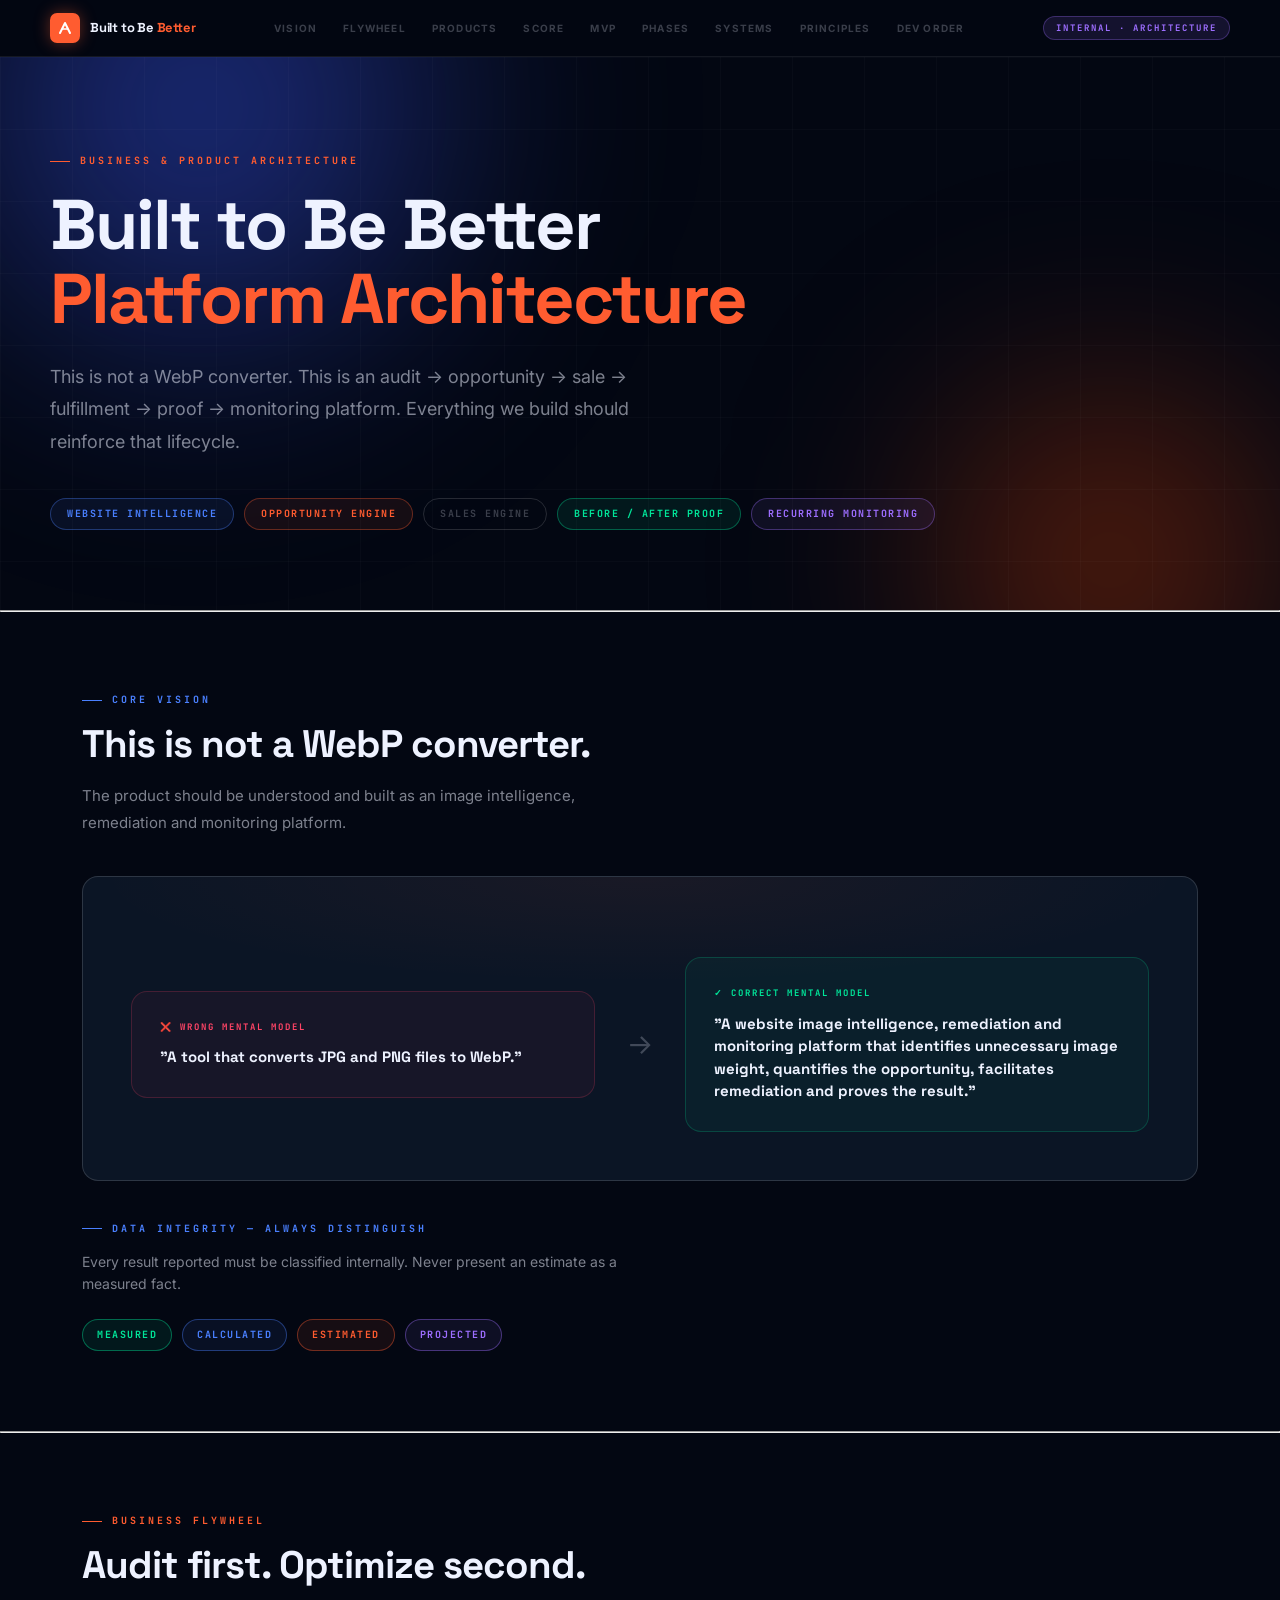
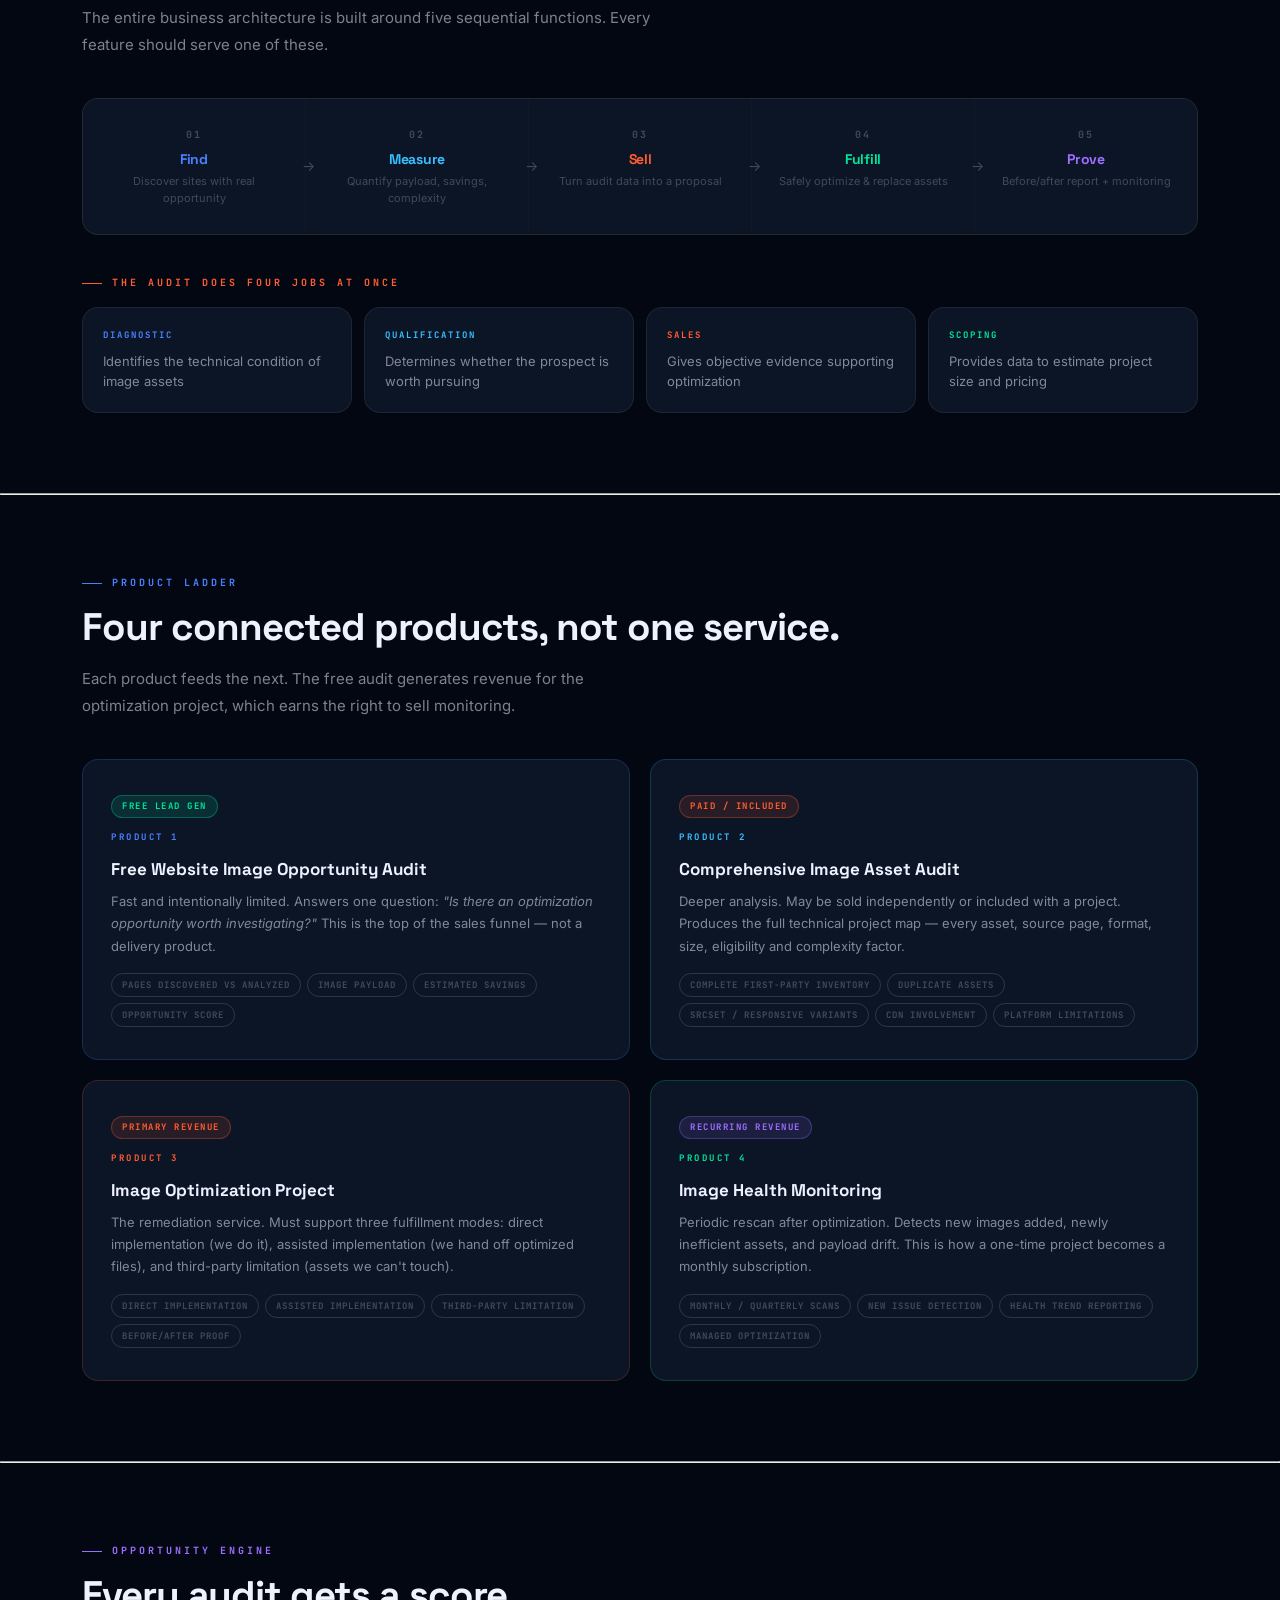
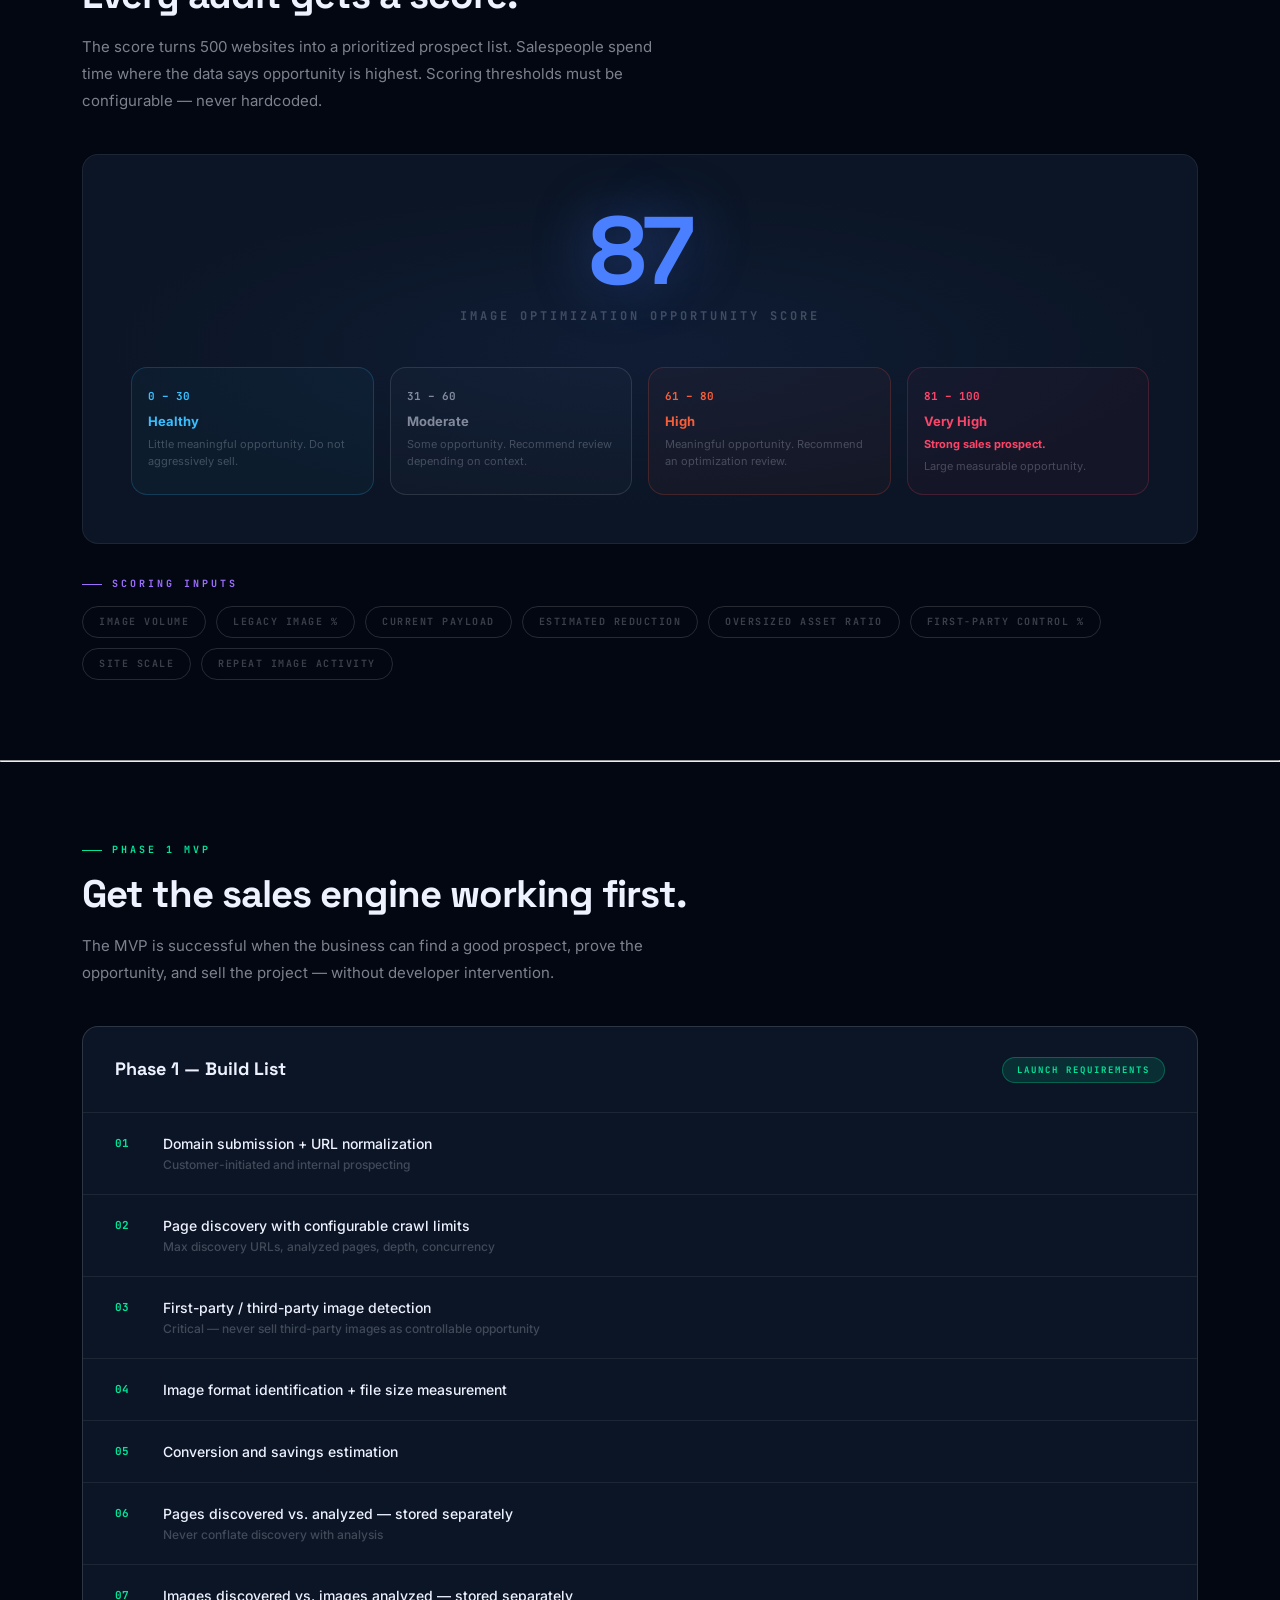
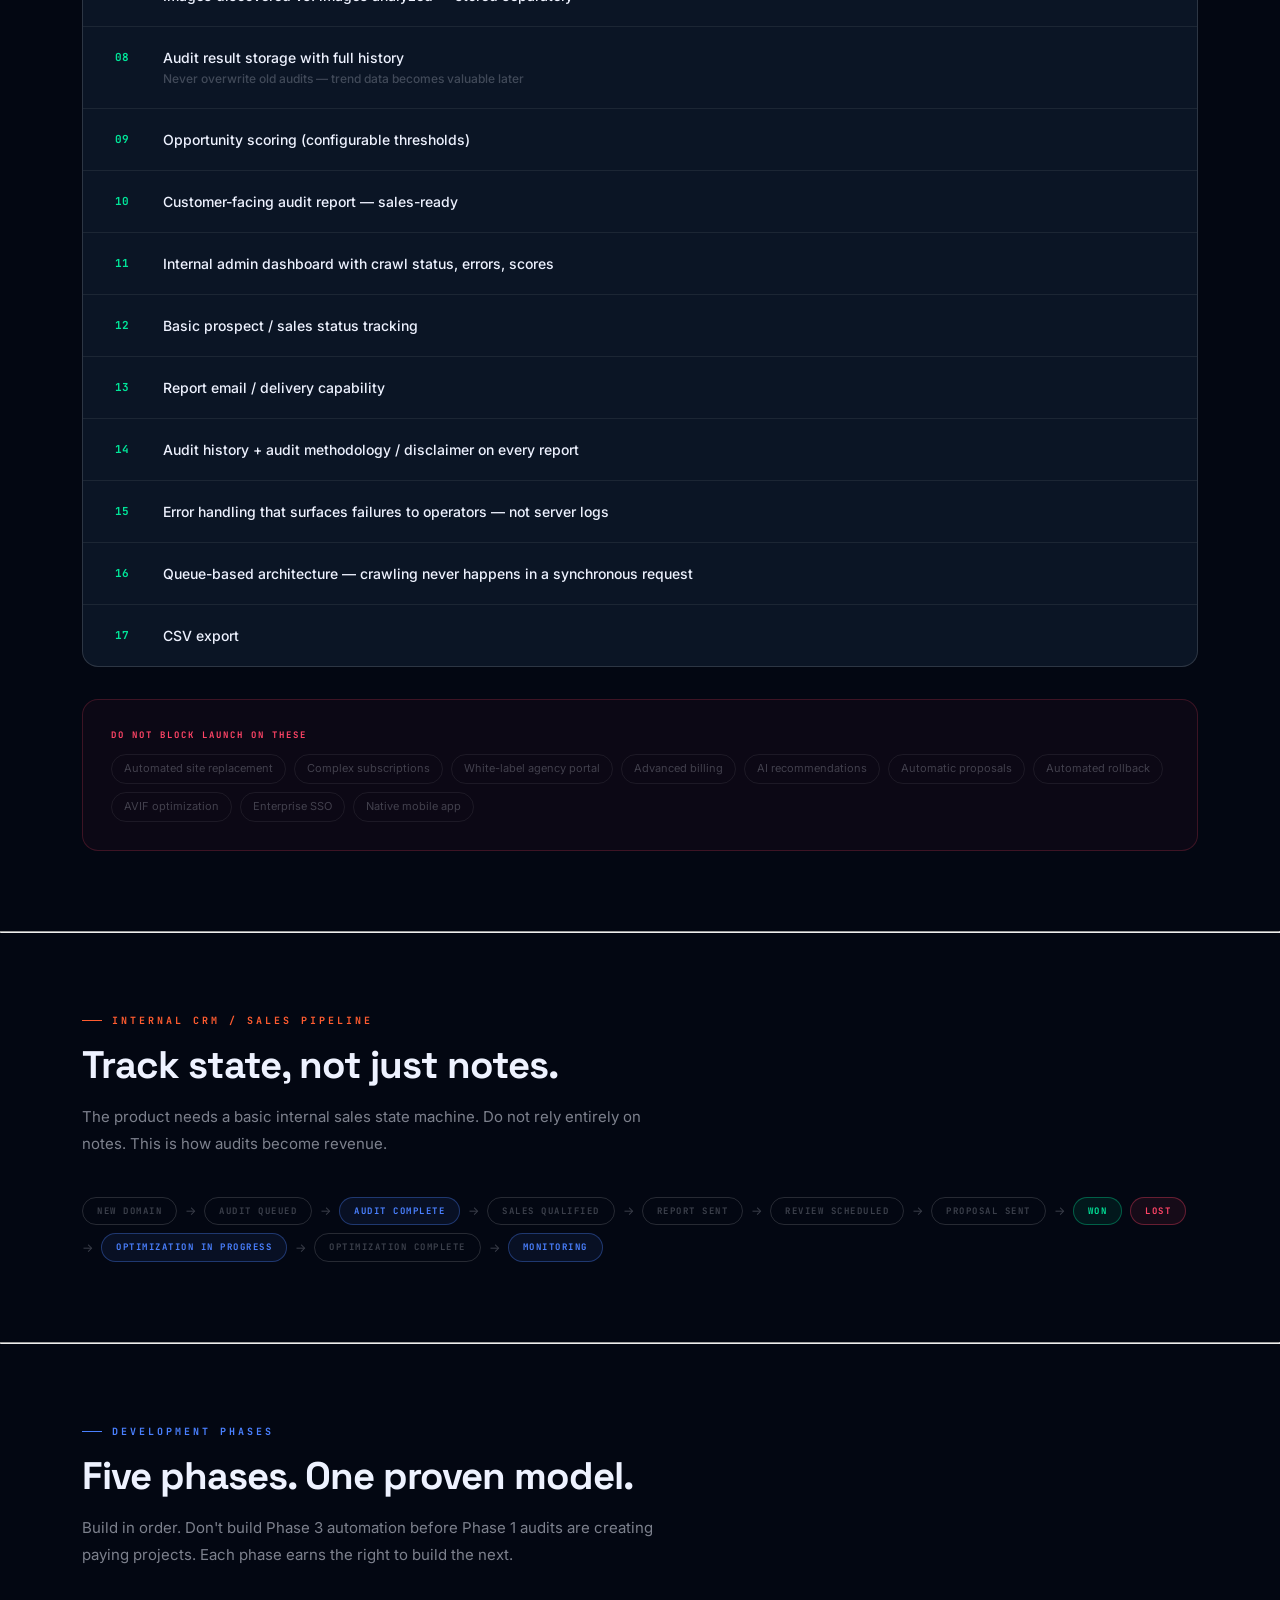
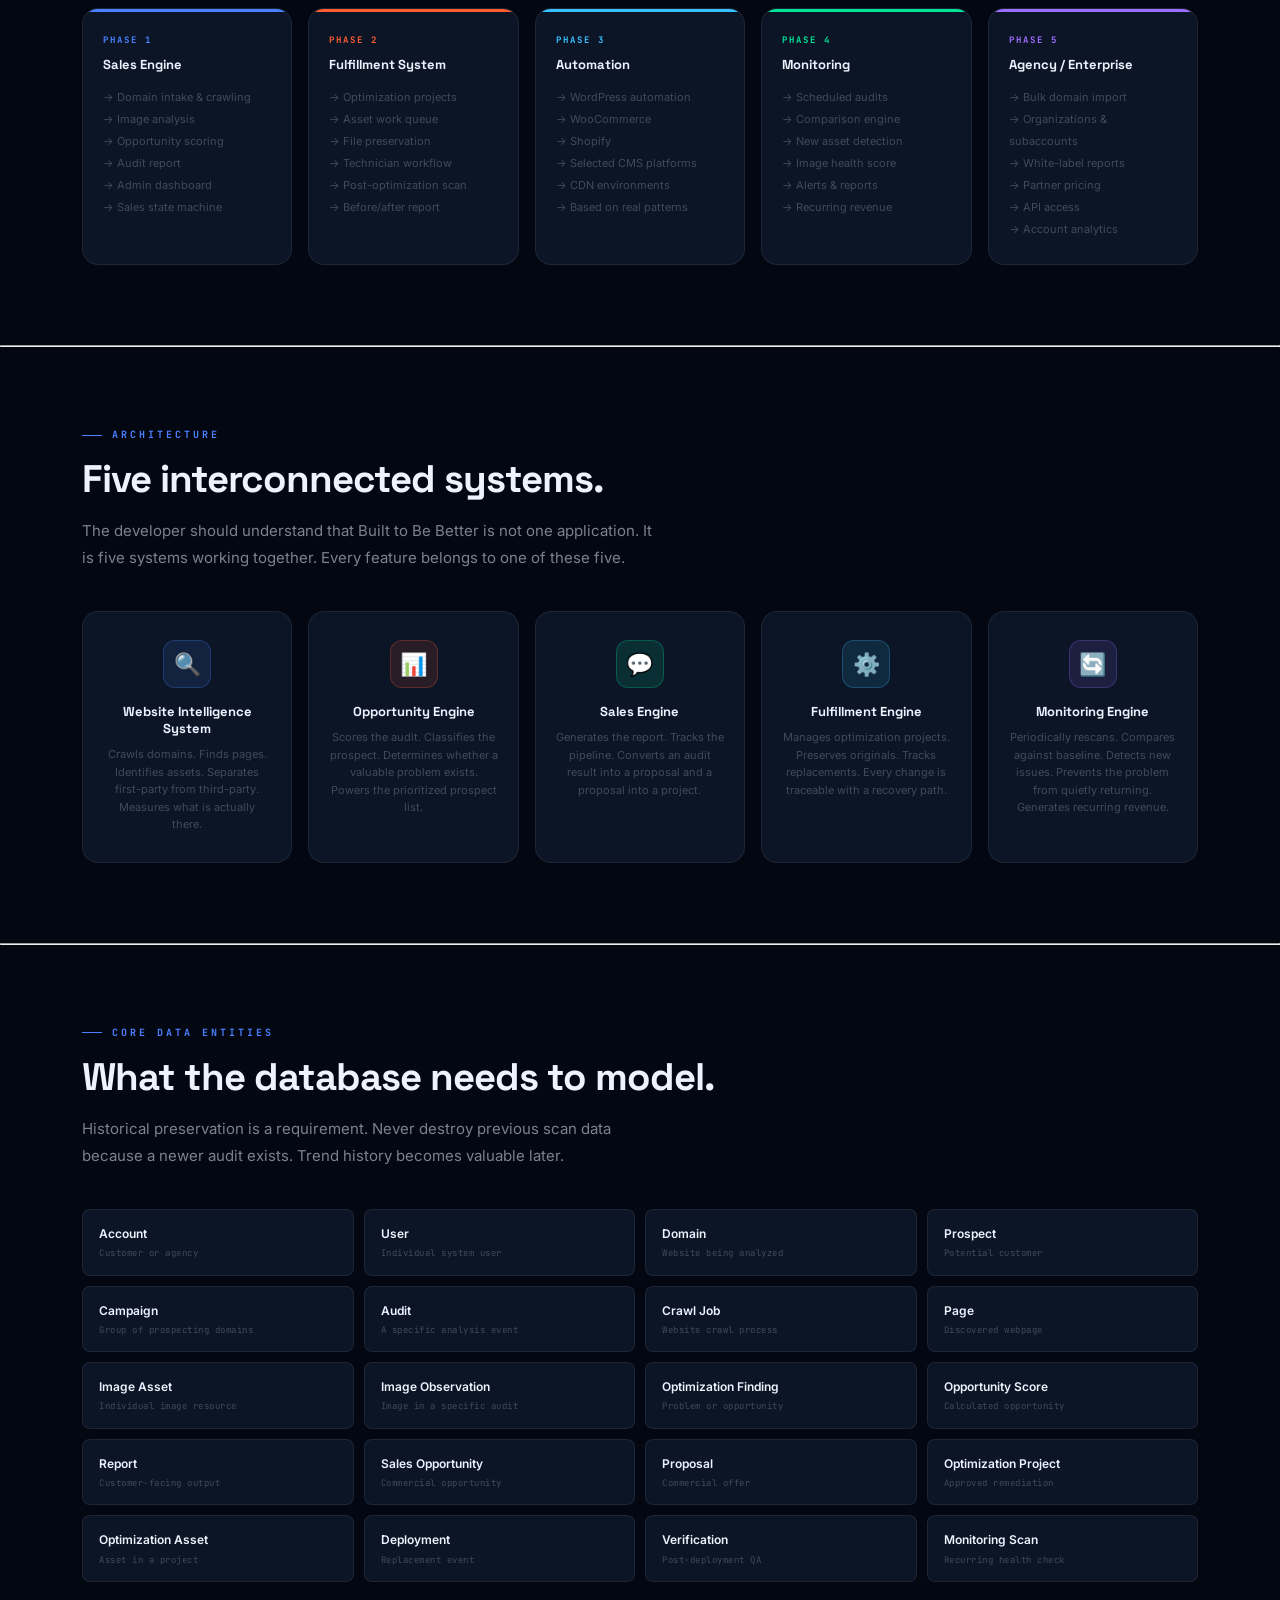
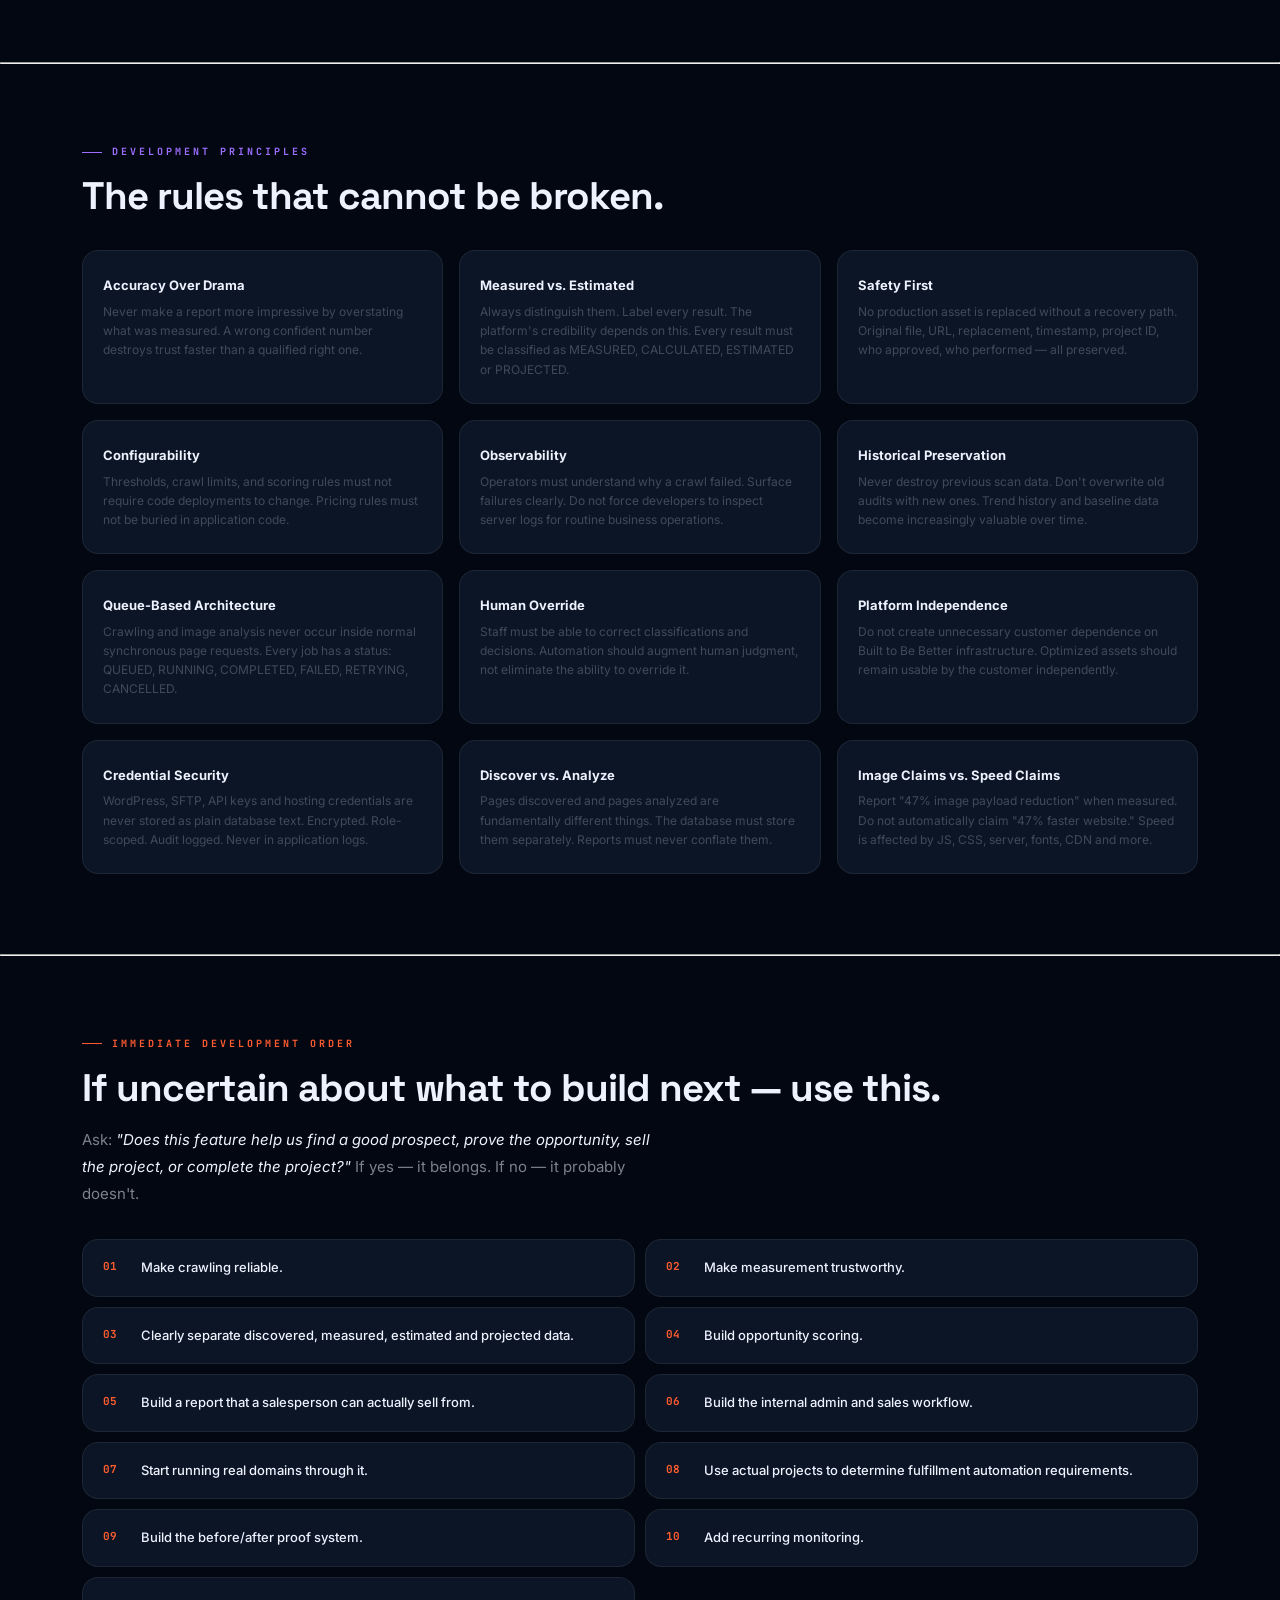
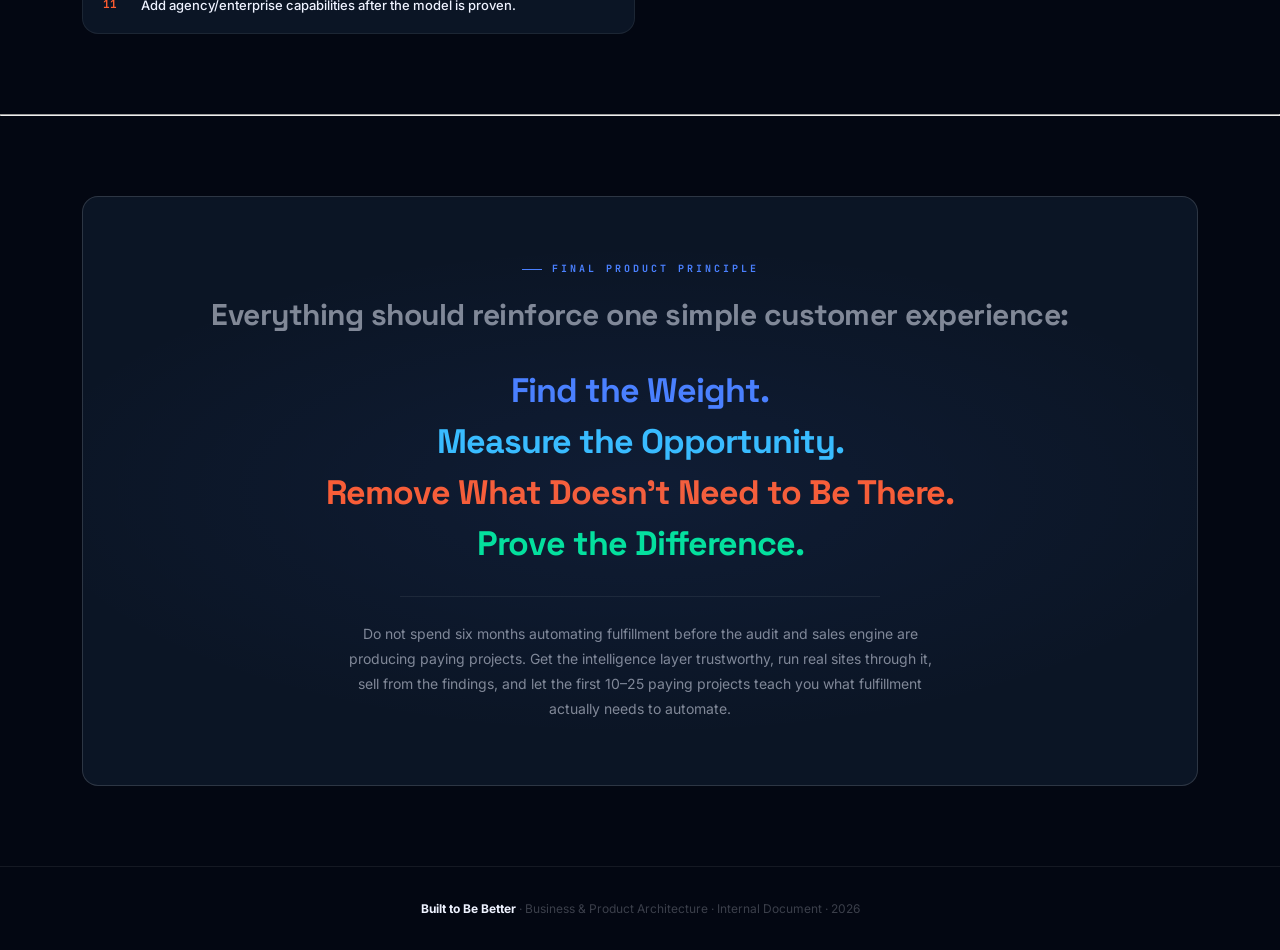
<file: architecture.html>
<!DOCTYPE html>
<html lang="en">
<head>
<meta charset="UTF-8"><meta name="viewport" content="width=device-width,initial-scale=1">
<title>Built to Be Better — Business & Product Architecture</title>
<link rel="preconnect" href="https://fonts.googleapis.com"/>
<link rel="preconnect" href="https://fonts.gstatic.com" crossorigin/>
<link rel="stylesheet" href="https://fonts.googleapis.com/css2?family=Space+Grotesk:wght@500;600;700;800&family=Inter:wght@400;500;600;700&family=JetBrains+Mono:wght@400;700&display=swap"/>
<style>
:root{
  --bg:#030712;--surface:#0B1525;--surface-2:#111E36;
  --border:rgba(255,255,255,0.07);--border-hi:rgba(255,255,255,0.14);
  --blue:#4A80FF;--blue-dim:rgba(74,128,255,0.12);
  --orange:#FF5C30;--orange-glow:rgba(255,92,48,0.38);
  --green:#00E599;--red:#FF4466;--cyan:#38BFFF;--purple:#9D6EFF;
  --white:#EEF2FF;--muted:rgba(238,242,255,0.52);--muted-2:rgba(238,242,255,0.24);
  --font-display:'Space Grotesk',sans-serif;
  --font-body:'Inter',sans-serif;
  --font-mono:'JetBrains Mono',monospace;
  --radius:8px;--radius-lg:16px;
}
*{box-sizing:border-box;margin:0;padding:0;}
html{scroll-behavior:smooth;}
body{font-family:var(--font-body);color:var(--white);background:var(--bg);line-height:1.6;font-size:15px;}
a{text-decoration:none;color:inherit;}

/* NAV */
.arch-nav{position:sticky;top:0;z-index:200;background:rgba(3,7,18,0.92);backdrop-filter:blur(20px);border-bottom:1px solid var(--border);padding:0 32px;}
.arch-nav-inner{display:flex;align-items:center;justify-content:space-between;max-width:1180px;margin:auto;height:56px;}
.arch-logo{display:flex;align-items:center;gap:10px;}
.arch-logo-mark{width:30px;height:30px;background:var(--orange);border-radius:7px;display:flex;align-items:center;justify-content:center;box-shadow:0 0 16px rgba(255,92,48,0.4);}
.arch-logo-mark svg{width:16px;height:16px;}
.arch-logo-text{font-family:var(--font-display);font-size:13px;font-weight:800;letter-spacing:-.2px;}
.arch-logo-text em{font-style:normal;color:var(--orange);}
.arch-nav-links{display:flex;align-items:center;gap:2px;}
.arch-nav-links a{font-size:10px;font-weight:700;text-transform:uppercase;letter-spacing:1.2px;color:var(--muted-2);padding:6px 12px;border-radius:6px;transition:color .15s,background .15s;white-space:nowrap;}
.arch-nav-links a:hover{color:var(--white);background:rgba(255,255,255,0.06);}
.arch-badge{font-family:var(--font-mono);font-size:9px;font-weight:700;letter-spacing:2px;text-transform:uppercase;padding:4px 12px;border-radius:100px;background:rgba(157,110,255,0.12);border:1px solid rgba(157,110,255,0.3);color:var(--purple);}
@media(max-width:900px){.arch-nav-links{display:none;}}

/* HERO */
.arch-hero{position:relative;overflow:hidden;padding:96px 32px 80px;background:var(--bg);}
.arch-hero-orb{position:absolute;border-radius:50%;filter:blur(100px);pointer-events:none;}
.arch-hero-orb-1{width:700px;height:700px;background:radial-gradient(circle,rgba(59,90,255,0.55) 0%,transparent 70%);top:-300px;left:-150px;animation:archDrift1 22s ease-in-out infinite;}
.arch-hero-orb-2{width:500px;height:500px;background:radial-gradient(circle,rgba(255,72,0,0.45) 0%,transparent 70%);bottom:-200px;right:-80px;animation:archDrift2 18s ease-in-out infinite;}
.arch-hero-grid{position:absolute;inset:0;background-image:linear-gradient(rgba(255,255,255,0.02) 1px,transparent 1px),linear-gradient(90deg,rgba(255,255,255,0.02) 1px,transparent 1px);background-size:72px 72px;pointer-events:none;}
@keyframes archDrift1{0%,100%{transform:translate(0,0);}50%{transform:translate(60px,40px);}}
@keyframes archDrift2{0%,100%{transform:translate(0,0);}50%{transform:translate(-50px,-30px);}}
.arch-hero-inner{position:relative;max-width:1180px;margin:auto;}
.arch-eyebrow{font-family:var(--font-mono);font-size:10px;font-weight:700;letter-spacing:3px;text-transform:uppercase;color:var(--orange);margin-bottom:20px;display:flex;align-items:center;gap:10px;}
.arch-eyebrow::before{content:'';width:20px;height:1px;background:var(--orange);}
.arch-hero-title{font-family:var(--font-display);font-size:clamp(36px,5.5vw,72px);font-weight:800;line-height:1.05;letter-spacing:-2px;margin-bottom:24px;}
.arch-hero-title span{color:var(--orange);}
.arch-hero-sub{font-size:18px;color:var(--muted);max-width:620px;line-height:1.8;margin-bottom:40px;}
.arch-hero-chips{display:flex;flex-wrap:wrap;gap:10px;}
.arch-chip{font-family:var(--font-mono);font-size:10px;font-weight:700;letter-spacing:1.5px;text-transform:uppercase;padding:7px 16px;border-radius:100px;border:1px solid var(--border-hi);color:var(--muted-2);}
.arch-chip.blue{border-color:rgba(74,128,255,0.35);color:var(--blue);background:rgba(74,128,255,0.08);}
.arch-chip.orange{border-color:rgba(255,92,48,0.35);color:var(--orange);background:rgba(255,92,48,0.08);}
.arch-chip.green{border-color:rgba(0,229,153,0.35);color:var(--green);background:rgba(0,229,153,0.08);}
.arch-chip.purple{border-color:rgba(157,110,255,0.35);color:var(--purple);background:rgba(157,110,255,0.08);}

/* SECTIONS */
.arch-section{padding:80px 32px;max-width:1180px;margin:auto;}
.arch-section-full{padding:80px 0;}
.arch-section-full .arch-section-inner{max-width:1180px;margin:auto;padding:0 32px;}
.arch-section-divider{height:1px;background:var(--border);max-width:100%;margin:0;}
.arch-label{font-family:var(--font-mono);font-size:10px;font-weight:700;letter-spacing:3px;text-transform:uppercase;color:var(--blue);margin-bottom:14px;display:flex;align-items:center;gap:10px;}
.arch-label::before{content:'';width:20px;height:1px;background:var(--blue);}
.arch-label.orange{color:var(--orange);}
.arch-label.orange::before{background:var(--orange);}
.arch-label.green{color:var(--green);}
.arch-label.green::before{background:var(--green);}
.arch-label.purple{color:var(--purple);}
.arch-label.purple::before{background:var(--purple);}
.arch-title{font-family:var(--font-display);font-size:clamp(24px,3vw,42px);font-weight:800;line-height:1.15;letter-spacing:-1px;margin-bottom:16px;}
.arch-sub{font-size:15px;color:var(--muted);max-width:580px;line-height:1.8;margin-bottom:40px;}

/* NOT A WEBP CONVERTER */
.not-webp-block{background:var(--surface);border:1px solid var(--border-hi);border-radius:var(--radius-lg);padding:48px;position:relative;overflow:hidden;}
.not-webp-block::before{content:'';position:absolute;inset:0;background:radial-gradient(ellipse 70% 50% at 50% 0%,rgba(255,92,48,0.06) 0%,transparent 70%);pointer-events:none;}
.not-vs{display:grid;grid-template-columns:1fr auto 1fr;gap:32px;align-items:center;margin-top:32px;}
.not-vs-panel{padding:28px;border-radius:var(--radius-lg);border:1px solid var(--border);}
.not-vs-panel.bad{background:rgba(255,68,102,0.05);border-color:rgba(255,68,102,0.2);}
.not-vs-panel.good{background:rgba(0,229,153,0.05);border-color:rgba(0,229,153,0.2);}
.not-vs-label{font-family:var(--font-mono);font-size:9px;font-weight:700;letter-spacing:2px;text-transform:uppercase;margin-bottom:12px;}
.not-vs-panel.bad .not-vs-label{color:var(--red);}
.not-vs-panel.good .not-vs-label{color:var(--green);}
.not-vs-text{font-family:var(--font-display);font-size:15px;font-weight:700;line-height:1.5;color:var(--white);}
.not-vs-arrow{font-size:28px;color:var(--muted-2);text-align:center;}
@media(max-width:640px){.not-vs{grid-template-columns:1fr;}.not-vs-arrow{transform:rotate(90deg);}}

/* FLYWHEEL */
.flywheel-wrap{position:relative;padding:48px 0;}
.flywheel-steps{display:grid;grid-template-columns:repeat(5,1fr);gap:1px;background:var(--border);border:1px solid var(--border);border-radius:var(--radius-lg);overflow:hidden;}
.flywheel-step{background:var(--surface);padding:28px 20px;text-align:center;position:relative;}
.flywheel-step::after{content:'→';position:absolute;right:-10px;top:50%;transform:translateY(-50%);color:var(--muted-2);font-size:14px;z-index:2;}
.flywheel-step:last-child::after{display:none;}
.flywheel-num{font-family:var(--font-mono);font-size:10px;font-weight:700;letter-spacing:2px;text-transform:uppercase;color:var(--muted-2);margin-bottom:8px;}
.flywheel-word{font-family:var(--font-display);font-size:14px;font-weight:800;letter-spacing:-.3px;line-height:1.2;}
.flywheel-step:nth-child(1) .flywheel-word{color:var(--blue);}
.flywheel-step:nth-child(2) .flywheel-word{color:var(--cyan);}
.flywheel-step:nth-child(3) .flywheel-word{color:var(--orange);}
.flywheel-step:nth-child(4) .flywheel-word{color:var(--green);}
.flywheel-step:nth-child(5) .flywheel-word{color:var(--purple);}
.flywheel-sub{font-size:11px;color:var(--muted-2);margin-top:6px;line-height:1.5;}
@media(max-width:720px){.flywheel-steps{grid-template-columns:1fr 1fr;}.flywheel-step::after{display:none;}}

/* PRODUCT LADDER */
.product-grid{display:grid;grid-template-columns:repeat(2,1fr);gap:20px;margin-top:40px;}
.product-card{background:var(--surface);border:1px solid var(--border);border-radius:var(--radius-lg);padding:32px 28px;position:relative;overflow:hidden;transition:border-color .3s,transform .3s;}
.product-card:hover{transform:translateY(-3px);}
.product-card::before{content:'';position:absolute;inset:0;opacity:0;transition:opacity .4s;pointer-events:none;}
.product-card:nth-child(1){border-color:rgba(74,128,255,0.2);}
.product-card:nth-child(1)::before{background:radial-gradient(ellipse 80% 60% at 50% 0%,rgba(74,128,255,0.06) 0%,transparent 70%);}
.product-card:nth-child(2){border-color:rgba(56,191,255,0.2);}
.product-card:nth-child(2)::before{background:radial-gradient(ellipse 80% 60% at 50% 0%,rgba(56,191,255,0.06) 0%,transparent 70%);}
.product-card:nth-child(3){border-color:rgba(255,92,48,0.2);}
.product-card:nth-child(3)::before{background:radial-gradient(ellipse 80% 60% at 50% 0%,rgba(255,92,48,0.06) 0%,transparent 70%);}
.product-card:nth-child(4){border-color:rgba(0,229,153,0.2);}
.product-card:nth-child(4)::before{background:radial-gradient(ellipse 80% 60% at 50% 0%,rgba(0,229,153,0.06) 0%,transparent 70%);}
.product-card:hover::before{opacity:1;}
.product-num{font-family:var(--font-mono);font-size:9px;font-weight:700;letter-spacing:2.5px;text-transform:uppercase;margin-bottom:14px;}
.product-card:nth-child(1) .product-num{color:var(--blue);}
.product-card:nth-child(2) .product-num{color:var(--cyan);}
.product-card:nth-child(3) .product-num{color:var(--orange);}
.product-card:nth-child(4) .product-num{color:var(--green);}
.product-title{font-family:var(--font-display);font-size:17px;font-weight:800;margin-bottom:10px;line-height:1.3;}
.product-desc{font-size:13px;color:var(--muted);line-height:1.7;margin-bottom:16px;}
.product-tags{display:flex;flex-wrap:wrap;gap:6px;}
.product-tag{font-family:var(--font-mono);font-size:9px;font-weight:700;letter-spacing:1px;text-transform:uppercase;padding:4px 10px;border-radius:100px;border:1px solid var(--border-hi);color:var(--muted-2);}
.product-pill{display:inline-block;font-family:var(--font-mono);font-size:9px;font-weight:700;letter-spacing:1.5px;text-transform:uppercase;padding:3px 10px;border-radius:100px;margin-bottom:12px;}
.pill-free{background:rgba(0,229,153,0.12);border:1px solid rgba(0,229,153,0.3);color:var(--green);}
.pill-paid{background:rgba(255,92,48,0.12);border:1px solid rgba(255,92,48,0.3);color:var(--orange);}
.pill-recurring{background:rgba(157,110,255,0.12);border:1px solid rgba(157,110,255,0.3);color:var(--purple);}
@media(max-width:640px){.product-grid{grid-template-columns:1fr;}}

/* SCORE BLOCK */
.score-block{background:var(--surface);border:1px solid var(--border);border-radius:var(--radius-lg);padding:48px;text-align:center;position:relative;overflow:hidden;}
.score-block::before{content:'';position:absolute;inset:0;background:radial-gradient(ellipse 70% 60% at 50% 50%,rgba(74,128,255,0.07) 0%,transparent 70%);pointer-events:none;}
.score-number{font-family:var(--font-display);font-size:96px;font-weight:800;line-height:1;letter-spacing:-4px;color:var(--blue);text-shadow:0 0 60px rgba(74,128,255,0.4);}
.score-label{font-family:var(--font-mono);font-size:12px;font-weight:700;letter-spacing:3px;text-transform:uppercase;color:var(--muted-2);margin-top:8px;}
.score-tiers{display:grid;grid-template-columns:repeat(4,1fr);gap:16px;margin-top:40px;}
.score-tier{padding:20px 16px;border-radius:var(--radius-lg);border:1px solid var(--border);text-align:left;}
.score-tier-range{font-family:var(--font-mono);font-size:11px;font-weight:700;margin-bottom:6px;}
.score-tier-label{font-size:13px;font-weight:700;margin-bottom:4px;}
.score-tier-desc{font-size:11px;color:var(--muted-2);line-height:1.5;}
.tier-healthy{border-color:rgba(56,191,255,0.2);background:rgba(56,191,255,0.04);}
.tier-healthy .score-tier-range,.tier-healthy .score-tier-label{color:var(--cyan);}
.tier-moderate{border-color:rgba(238,242,255,0.12);background:rgba(238,242,255,0.02);}
.tier-moderate .score-tier-range,.tier-moderate .score-tier-label{color:var(--muted);}
.tier-high{border-color:rgba(255,92,48,0.2);background:rgba(255,92,48,0.04);}
.tier-high .score-tier-range,.tier-high .score-tier-label{color:var(--orange);}
.tier-very-high{border-color:rgba(255,68,102,0.2);background:rgba(255,68,102,0.04);}
.tier-very-high .score-tier-range,.tier-very-high .score-tier-label{color:var(--red);}
@media(max-width:640px){.score-tiers{grid-template-columns:1fr 1fr;}}

/* MVP LIST */
.mvp-wrap{background:var(--surface);border:1px solid var(--border-hi);border-radius:var(--radius-lg);overflow:hidden;}
.mvp-header{padding:28px 32px;border-bottom:1px solid var(--border);display:flex;align-items:center;justify-content:space-between;}
.mvp-header-title{font-family:var(--font-display);font-size:18px;font-weight:800;}
.mvp-badge{font-family:var(--font-mono);font-size:9px;font-weight:700;letter-spacing:2px;text-transform:uppercase;padding:5px 14px;border-radius:100px;background:rgba(0,229,153,0.12);border:1px solid rgba(0,229,153,0.3);color:var(--green);}
.mvp-list{list-style:none;padding:0;}
.mvp-item{display:flex;align-items:flex-start;gap:20px;padding:20px 32px;border-bottom:1px solid var(--border);transition:background .2s;}
.mvp-item:last-child{border-bottom:none;}
.mvp-item:hover{background:rgba(255,255,255,0.025);}
.mvp-num{font-family:var(--font-mono);font-size:11px;font-weight:700;color:var(--green);min-width:28px;padding-top:2px;}
.mvp-text{font-size:14px;color:var(--white);font-weight:500;line-height:1.5;}
.mvp-text em{font-style:normal;color:var(--muted-2);font-size:12px;display:block;margin-top:2px;}

/* PHASES TIMELINE */
.phases-grid{display:grid;grid-template-columns:repeat(5,1fr);gap:16px;margin-top:40px;}
.phase-card{padding:24px 20px;border-radius:var(--radius-lg);border:1px solid var(--border);background:var(--surface);position:relative;overflow:hidden;}
.phase-card::before{content:'';position:absolute;top:0;left:0;right:0;height:3px;}
.phase-1::before{background:var(--blue);}
.phase-2::before{background:var(--orange);}
.phase-3::before{background:var(--cyan);}
.phase-4::before{background:var(--green);}
.phase-5::before{background:var(--purple);}
.phase-tag{font-family:var(--font-mono);font-size:9px;font-weight:700;letter-spacing:2px;text-transform:uppercase;margin-bottom:10px;}
.phase-1 .phase-tag{color:var(--blue);}
.phase-2 .phase-tag{color:var(--orange);}
.phase-3 .phase-tag{color:var(--cyan);}
.phase-4 .phase-tag{color:var(--green);}
.phase-5 .phase-tag{color:var(--purple);}
.phase-title{font-family:var(--font-display);font-size:13px;font-weight:800;margin-bottom:12px;line-height:1.3;}
.phase-items{list-style:none;font-size:11px;color:var(--muted-2);line-height:2;}
.phase-items li::before{content:'→ ';color:var(--muted-2);}
@media(max-width:900px){.phases-grid{grid-template-columns:1fr 1fr;}}
@media(max-width:480px){.phases-grid{grid-template-columns:1fr;}}

/* FIVE SYSTEMS */
.systems-grid{display:grid;grid-template-columns:repeat(5,1fr);gap:16px;margin-top:40px;}
.system-card{padding:28px 20px;border-radius:var(--radius-lg);border:1px solid var(--border);background:var(--surface);text-align:center;}
.system-icon{width:48px;height:48px;border-radius:12px;display:flex;align-items:center;justify-content:center;margin:0 auto 16px;font-size:22px;}
.system-card:nth-child(1) .system-icon{background:rgba(74,128,255,0.12);border:1px solid rgba(74,128,255,0.25);}
.system-card:nth-child(2) .system-icon{background:rgba(255,92,48,0.12);border:1px solid rgba(255,92,48,0.25);}
.system-card:nth-child(3) .system-icon{background:rgba(0,229,153,0.12);border:1px solid rgba(0,229,153,0.25);}
.system-card:nth-child(4) .system-icon{background:rgba(56,191,255,0.12);border:1px solid rgba(56,191,255,0.25);}
.system-card:nth-child(5) .system-icon{background:rgba(157,110,255,0.12);border:1px solid rgba(157,110,255,0.25);}
.system-title{font-family:var(--font-display);font-size:13px;font-weight:800;margin-bottom:8px;line-height:1.3;}
.system-desc{font-size:11px;color:var(--muted-2);line-height:1.6;}
@media(max-width:900px){.systems-grid{grid-template-columns:1fr 1fr 1fr;}}
@media(max-width:520px){.systems-grid{grid-template-columns:1fr 1fr;}}

/* DATA ENTITIES */
.entities-grid{display:grid;grid-template-columns:repeat(4,1fr);gap:10px;margin-top:32px;}
.entity-pill{padding:14px 16px;border-radius:var(--radius);border:1px solid var(--border);background:var(--surface);font-size:12px;font-weight:600;color:var(--white);}
.entity-pill span{display:block;font-family:var(--font-mono);font-size:9px;color:var(--muted-2);font-weight:400;margin-top:3px;letter-spacing:.5px;}
@media(max-width:720px){.entities-grid{grid-template-columns:repeat(3,1fr);}}
@media(max-width:480px){.entities-grid{grid-template-columns:1fr 1fr;}}

/* PRINCIPLES */
.principles-grid{display:grid;grid-template-columns:repeat(3,1fr);gap:16px;margin-top:32px;}
.principle-card{padding:24px 20px;border-radius:var(--radius-lg);border:1px solid var(--border);background:var(--surface);}
.principle-title{font-size:13px;font-weight:700;color:var(--white);margin-bottom:6px;}
.principle-desc{font-size:12px;color:var(--muted-2);line-height:1.6;}
@media(max-width:720px){.principles-grid{grid-template-columns:1fr 1fr;}}
@media(max-width:480px){.principles-grid{grid-template-columns:1fr;}}

/* DEV ORDER */
.dev-order{list-style:none;display:grid;grid-template-columns:1fr 1fr;gap:10px;margin-top:32px;}
.dev-order-item{display:flex;align-items:flex-start;gap:14px;padding:18px 20px;border-radius:var(--radius-lg);border:1px solid var(--border);background:var(--surface);}
.dev-order-num{font-family:var(--font-mono);font-size:11px;font-weight:700;color:var(--orange);min-width:24px;}
.dev-order-text{font-size:13px;color:var(--white);font-weight:500;line-height:1.5;}
@media(max-width:640px){.dev-order{grid-template-columns:1fr;}}

/* CLOSING */
.closing-block{background:var(--surface);border:1px solid var(--border-hi);border-radius:var(--radius-lg);padding:64px 48px;text-align:center;position:relative;overflow:hidden;}
.closing-block::before{content:'';position:absolute;inset:0;background:radial-gradient(ellipse 80% 60% at 50% 50%,rgba(74,128,255,0.07) 0%,transparent 70%);pointer-events:none;}
.closing-lines{display:flex;flex-direction:column;gap:12px;margin:32px auto;max-width:640px;}
.closing-line{font-family:var(--font-display);font-size:clamp(20px,2.8vw,34px);font-weight:800;letter-spacing:-1px;line-height:1.15;}
.closing-line:nth-child(1){color:var(--blue);}
.closing-line:nth-child(2){color:var(--cyan);}
.closing-line:nth-child(3){color:var(--orange);}
.closing-line:nth-child(4){color:var(--green);}
.closing-note{font-size:14px;color:var(--muted);max-width:600px;margin:24px auto 0;line-height:1.8;}

/* CLASSIFICATION PILL */
.data-types{display:flex;flex-wrap:wrap;gap:10px;margin-top:24px;}
.data-type{font-family:var(--font-mono);font-size:10px;font-weight:700;letter-spacing:1.5px;text-transform:uppercase;padding:7px 14px;border-radius:100px;border:1px solid;}
.dt-measured{border-color:rgba(0,229,153,0.4);color:var(--green);background:rgba(0,229,153,0.08);}
.dt-calculated{border-color:rgba(74,128,255,0.4);color:var(--blue);background:rgba(74,128,255,0.08);}
.dt-estimated{border-color:rgba(255,92,48,0.4);color:var(--orange);background:rgba(255,92,48,0.08);}
.dt-projected{border-color:rgba(157,110,255,0.4);color:var(--purple);background:rgba(157,110,255,0.08);}

/* PIPELINE */
.pipeline{display:flex;flex-wrap:wrap;align-items:center;gap:8px;margin-top:24px;}
.pipe-state{font-family:var(--font-mono);font-size:9px;font-weight:700;letter-spacing:1.5px;text-transform:uppercase;padding:6px 14px;border-radius:100px;border:1px solid var(--border-hi);color:var(--muted-2);white-space:nowrap;}
.pipe-state.active{border-color:rgba(74,128,255,0.35);color:var(--blue);background:rgba(74,128,255,0.08);}
.pipe-state.won{border-color:rgba(0,229,153,0.35);color:var(--green);background:rgba(0,229,153,0.08);}
.pipe-state.lost{border-color:rgba(255,68,102,0.35);color:var(--red);background:rgba(255,68,102,0.08);}
.pipe-arrow{color:var(--muted-2);font-size:12px;}

/* FOOTER */
.arch-footer{border-top:1px solid var(--border);padding:32px;text-align:center;}
.arch-footer p{font-size:12px;color:var(--muted-2);}
.arch-footer strong{color:var(--white);}
</style>
</head>
<body>

<!-- NAV -->
<nav class="arch-nav">
  <div class="arch-nav-inner">
    <div class="arch-logo">
      <div class="arch-logo-mark">
        <svg viewBox="0 0 16 16" fill="none"><path d="M3 13L8 3L13 13" stroke="white" stroke-width="2" stroke-linecap="round" stroke-linejoin="round"/><path d="M5.5 9H10.5" stroke="white" stroke-width="1.5" stroke-linecap="round"/></svg>
      </div>
      <div class="arch-logo-text">Built to Be <em>Better</em></div>
    </div>
    <div class="arch-nav-links">
      <a href="#vision">Vision</a>
      <a href="#flywheel">Flywheel</a>
      <a href="#products">Products</a>
      <a href="#score">Score</a>
      <a href="#mvp">MVP</a>
      <a href="#phases">Phases</a>
      <a href="#systems">Systems</a>
      <a href="#principles">Principles</a>
      <a href="#order">Dev Order</a>
    </div>
    <span class="arch-badge">Internal · Architecture</span>
  </div>
</nav>

<!-- HERO -->
<section class="arch-hero">
  <div class="arch-hero-orb arch-hero-orb-1"></div>
  <div class="arch-hero-orb arch-hero-orb-2"></div>
  <div class="arch-hero-grid"></div>
  <div class="arch-hero-inner">
    <div class="arch-eyebrow">Business &amp; Product Architecture</div>
    <h1 class="arch-hero-title">Built to Be Better<br><span>Platform Architecture</span></h1>
    <p class="arch-hero-sub">
      This is not a WebP converter. This is an audit → opportunity → sale → fulfillment → proof → monitoring platform.
      Everything we build should reinforce that lifecycle.
    </p>
    <div class="arch-hero-chips">
      <span class="arch-chip blue">Website Intelligence</span>
      <span class="arch-chip orange">Opportunity Engine</span>
      <span class="arch-chip">Sales Engine</span>
      <span class="arch-chip green">Before / After Proof</span>
      <span class="arch-chip purple">Recurring Monitoring</span>
    </div>
  </div>
</section>

<hr class="arch-section-divider">

<!-- VISION / NOT A WEBP CONVERTER -->
<div class="arch-section" id="vision">
  <div class="arch-label">Core Vision</div>
  <h2 class="arch-title">This is not a WebP converter.</h2>
  <p class="arch-sub">The product should be understood and built as an image intelligence, remediation and monitoring platform.</p>

  <div class="not-webp-block">
    <div class="not-vs">
      <div class="not-vs-panel bad">
        <div class="not-vs-label">❌ Wrong Mental Model</div>
        <div class="not-vs-text">"A tool that converts JPG and PNG files to WebP."</div>
      </div>
      <div class="not-vs-arrow">→</div>
      <div class="not-vs-panel good">
        <div class="not-vs-label">✓ Correct Mental Model</div>
        <div class="not-vs-text">"A website image intelligence, remediation and monitoring platform that identifies unnecessary image weight, quantifies the opportunity, facilitates remediation and proves the result."</div>
      </div>
    </div>
  </div>

  <div style="margin-top:40px;">
    <div class="arch-label">Data Integrity — Always Distinguish</div>
    <p style="font-size:14px;color:var(--muted);margin-bottom:16px;max-width:560px;">Every result reported must be classified internally. Never present an estimate as a measured fact.</p>
    <div class="data-types">
      <span class="data-type dt-measured">Measured</span>
      <span class="data-type dt-calculated">Calculated</span>
      <span class="data-type dt-estimated">Estimated</span>
      <span class="data-type dt-projected">Projected</span>
    </div>
  </div>
</div>

<hr class="arch-section-divider">

<!-- BUSINESS FLYWHEEL -->
<div class="arch-section" id="flywheel">
  <div class="arch-label orange">Business Flywheel</div>
  <h2 class="arch-title">Audit first. Optimize second.</h2>
  <p class="arch-sub">The entire business architecture is built around five sequential functions. Every feature should serve one of these.</p>

  <div class="flywheel-steps">
    <div class="flywheel-step">
      <div class="flywheel-num">01</div>
      <div class="flywheel-word">Find</div>
      <div class="flywheel-sub">Discover sites with real opportunity</div>
    </div>
    <div class="flywheel-step">
      <div class="flywheel-num">02</div>
      <div class="flywheel-word">Measure</div>
      <div class="flywheel-sub">Quantify payload, savings, complexity</div>
    </div>
    <div class="flywheel-step">
      <div class="flywheel-num">03</div>
      <div class="flywheel-word">Sell</div>
      <div class="flywheel-sub">Turn audit data into a proposal</div>
    </div>
    <div class="flywheel-step">
      <div class="flywheel-num">04</div>
      <div class="flywheel-word">Fulfill</div>
      <div class="flywheel-sub">Safely optimize & replace assets</div>
    </div>
    <div class="flywheel-step">
      <div class="flywheel-num">05</div>
      <div class="flywheel-word">Prove</div>
      <div class="flywheel-sub">Before/after report + monitoring</div>
    </div>
  </div>

  <div style="margin-top:40px;">
    <div class="arch-label orange">The Audit Does Four Jobs at Once</div>
    <div style="display:grid;grid-template-columns:repeat(4,1fr);gap:12px;margin-top:16px;">
      <div style="padding:20px;border:1px solid var(--border);border-radius:var(--radius-lg);background:var(--surface);">
        <div style="font-family:var(--font-mono);font-size:9px;font-weight:700;letter-spacing:2px;text-transform:uppercase;color:var(--blue);margin-bottom:8px;">Diagnostic</div>
        <div style="font-size:13px;color:var(--muted);line-height:1.6;">Identifies the technical condition of image assets</div>
      </div>
      <div style="padding:20px;border:1px solid var(--border);border-radius:var(--radius-lg);background:var(--surface);">
        <div style="font-family:var(--font-mono);font-size:9px;font-weight:700;letter-spacing:2px;text-transform:uppercase;color:var(--cyan);margin-bottom:8px;">Qualification</div>
        <div style="font-size:13px;color:var(--muted);line-height:1.6;">Determines whether the prospect is worth pursuing</div>
      </div>
      <div style="padding:20px;border:1px solid var(--border);border-radius:var(--radius-lg);background:var(--surface);">
        <div style="font-family:var(--font-mono);font-size:9px;font-weight:700;letter-spacing:2px;text-transform:uppercase;color:var(--orange);margin-bottom:8px;">Sales</div>
        <div style="font-size:13px;color:var(--muted);line-height:1.6;">Gives objective evidence supporting optimization</div>
      </div>
      <div style="padding:20px;border:1px solid var(--border);border-radius:var(--radius-lg);background:var(--surface);">
        <div style="font-family:var(--font-mono);font-size:9px;font-weight:700;letter-spacing:2px;text-transform:uppercase;color:var(--green);margin-bottom:8px;">Scoping</div>
        <div style="font-size:13px;color:var(--muted);line-height:1.6;">Provides data to estimate project size and pricing</div>
      </div>
    </div>
  </div>
</div>

<hr class="arch-section-divider">

<!-- PRODUCT LADDER -->
<div class="arch-section" id="products">
  <div class="arch-label">Product Ladder</div>
  <h2 class="arch-title">Four connected products, not one service.</h2>
  <p class="arch-sub">Each product feeds the next. The free audit generates revenue for the optimization project, which earns the right to sell monitoring.</p>

  <div class="product-grid">
    <div class="product-card">
      <span class="product-pill pill-free">Free Lead Gen</span>
      <div class="product-num">Product 1</div>
      <div class="product-title">Free Website Image Opportunity Audit</div>
      <div class="product-desc">Fast and intentionally limited. Answers one question: <em>"Is there an optimization opportunity worth investigating?"</em> This is the top of the sales funnel — not a delivery product.</div>
      <div class="product-tags">
        <span class="product-tag">Pages discovered vs analyzed</span>
        <span class="product-tag">Image payload</span>
        <span class="product-tag">Estimated savings</span>
        <span class="product-tag">Opportunity score</span>
      </div>
    </div>

    <div class="product-card">
      <span class="product-pill pill-paid">Paid / Included</span>
      <div class="product-num">Product 2</div>
      <div class="product-title">Comprehensive Image Asset Audit</div>
      <div class="product-desc">Deeper analysis. May be sold independently or included with a project. Produces the full technical project map — every asset, source page, format, size, eligibility and complexity factor.</div>
      <div class="product-tags">
        <span class="product-tag">Complete first-party inventory</span>
        <span class="product-tag">Duplicate assets</span>
        <span class="product-tag">srcset / responsive variants</span>
        <span class="product-tag">CDN involvement</span>
        <span class="product-tag">Platform limitations</span>
      </div>
    </div>

    <div class="product-card">
      <span class="product-pill pill-paid">Primary Revenue</span>
      <div class="product-num">Product 3</div>
      <div class="product-title">Image Optimization Project</div>
      <div class="product-desc">The remediation service. Must support three fulfillment modes: direct implementation (we do it), assisted implementation (we hand off optimized files), and third-party limitation (assets we can't touch).</div>
      <div class="product-tags">
        <span class="product-tag">Direct implementation</span>
        <span class="product-tag">Assisted implementation</span>
        <span class="product-tag">Third-party limitation</span>
        <span class="product-tag">Before/after proof</span>
      </div>
    </div>

    <div class="product-card">
      <span class="product-pill pill-recurring">Recurring Revenue</span>
      <div class="product-num">Product 4</div>
      <div class="product-title">Image Health Monitoring</div>
      <div class="product-desc">Periodic rescan after optimization. Detects new images added, newly inefficient assets, and payload drift. This is how a one-time project becomes a monthly subscription.</div>
      <div class="product-tags">
        <span class="product-tag">Monthly / quarterly scans</span>
        <span class="product-tag">New issue detection</span>
        <span class="product-tag">Health trend reporting</span>
        <span class="product-tag">Managed optimization</span>
      </div>
    </div>
  </div>
</div>

<hr class="arch-section-divider">

<!-- OPPORTUNITY SCORE -->
<div class="arch-section" id="score">
  <div class="arch-label purple">Opportunity Engine</div>
  <h2 class="arch-title">Every audit gets a score.</h2>
  <p class="arch-sub">The score turns 500 websites into a prioritized prospect list. Salespeople spend time where the data says opportunity is highest. Scoring thresholds must be configurable — never hardcoded.</p>

  <div class="score-block" style="margin-top:0;">
    <div class="score-number">87</div>
    <div class="score-label">Image Optimization Opportunity Score</div>
    <div class="score-tiers">
      <div class="score-tier tier-healthy">
        <div class="score-tier-range">0 – 30</div>
        <div class="score-tier-label">Healthy</div>
        <div class="score-tier-desc">Little meaningful opportunity. Do not aggressively sell.</div>
      </div>
      <div class="score-tier tier-moderate">
        <div class="score-tier-range">31 – 60</div>
        <div class="score-tier-label">Moderate</div>
        <div class="score-tier-desc">Some opportunity. Recommend review depending on context.</div>
      </div>
      <div class="score-tier tier-high">
        <div class="score-tier-range">61 – 80</div>
        <div class="score-tier-label">High</div>
        <div class="score-tier-desc">Meaningful opportunity. Recommend an optimization review.</div>
      </div>
      <div class="score-tier tier-very-high">
        <div class="score-tier-range">81 – 100</div>
        <div class="score-tier-label">Very High</div>
        <div class="score-tier-label" style="font-size:11px;margin-top:0;">Strong sales prospect.</div>
        <div class="score-tier-desc">Large measurable opportunity.</div>
      </div>
    </div>
  </div>

  <div style="margin-top:32px;">
    <div class="arch-label purple">Scoring Inputs</div>
    <div style="display:flex;flex-wrap:wrap;gap:10px;margin-top:12px;">
      <span class="arch-chip">Image Volume</span>
      <span class="arch-chip">Legacy Image %</span>
      <span class="arch-chip">Current Payload</span>
      <span class="arch-chip">Estimated Reduction</span>
      <span class="arch-chip">Oversized Asset Ratio</span>
      <span class="arch-chip">First-Party Control %</span>
      <span class="arch-chip">Site Scale</span>
      <span class="arch-chip">Repeat Image Activity</span>
    </div>
  </div>
</div>

<hr class="arch-section-divider">

<!-- MVP -->
<div class="arch-section" id="mvp">
  <div class="arch-label green">Phase 1 MVP</div>
  <h2 class="arch-title">Get the sales engine working first.</h2>
  <p class="arch-sub">The MVP is successful when the business can find a good prospect, prove the opportunity, and sell the project — without developer intervention.</p>

  <div class="mvp-wrap">
    <div class="mvp-header">
      <div class="mvp-header-title">Phase 1 — Build List</div>
      <span class="mvp-badge">Launch Requirements</span>
    </div>
    <ul class="mvp-list">
      <li class="mvp-item"><span class="mvp-num">01</span><span class="mvp-text">Domain submission + URL normalization<em>Customer-initiated and internal prospecting</em></span></li>
      <li class="mvp-item"><span class="mvp-num">02</span><span class="mvp-text">Page discovery with configurable crawl limits<em>Max discovery URLs, analyzed pages, depth, concurrency</em></span></li>
      <li class="mvp-item"><span class="mvp-num">03</span><span class="mvp-text">First-party / third-party image detection<em>Critical — never sell third-party images as controllable opportunity</em></span></li>
      <li class="mvp-item"><span class="mvp-num">04</span><span class="mvp-text">Image format identification + file size measurement</span></li>
      <li class="mvp-item"><span class="mvp-num">05</span><span class="mvp-text">Conversion and savings estimation</span></li>
      <li class="mvp-item"><span class="mvp-num">06</span><span class="mvp-text">Pages discovered vs. analyzed — stored separately<em>Never conflate discovery with analysis</em></span></li>
      <li class="mvp-item"><span class="mvp-num">07</span><span class="mvp-text">Images discovered vs. images analyzed — stored separately</span></li>
      <li class="mvp-item"><span class="mvp-num">08</span><span class="mvp-text">Audit result storage with full history<em>Never overwrite old audits — trend data becomes valuable later</em></span></li>
      <li class="mvp-item"><span class="mvp-num">09</span><span class="mvp-text">Opportunity scoring (configurable thresholds)</span></li>
      <li class="mvp-item"><span class="mvp-num">10</span><span class="mvp-text">Customer-facing audit report — sales-ready</span></li>
      <li class="mvp-item"><span class="mvp-num">11</span><span class="mvp-text">Internal admin dashboard with crawl status, errors, scores</span></li>
      <li class="mvp-item"><span class="mvp-num">12</span><span class="mvp-text">Basic prospect / sales status tracking</span></li>
      <li class="mvp-item"><span class="mvp-num">13</span><span class="mvp-text">Report email / delivery capability</span></li>
      <li class="mvp-item"><span class="mvp-num">14</span><span class="mvp-text">Audit history + audit methodology / disclaimer on every report</span></li>
      <li class="mvp-item"><span class="mvp-num">15</span><span class="mvp-text">Error handling that surfaces failures to operators — not server logs</span></li>
      <li class="mvp-item"><span class="mvp-num">16</span><span class="mvp-text">Queue-based architecture — crawling never happens in a synchronous request</span></li>
      <li class="mvp-item"><span class="mvp-num">17</span><span class="mvp-text">CSV export</span></li>
    </ul>
  </div>

  <div style="margin-top:32px;padding:28px;border:1px solid rgba(255,68,102,0.2);border-radius:var(--radius-lg);background:rgba(255,68,102,0.04);">
    <div style="font-family:var(--font-mono);font-size:9px;font-weight:700;letter-spacing:2px;text-transform:uppercase;color:var(--red);margin-bottom:12px;">Do Not Block Launch On These</div>
    <div style="display:flex;flex-wrap:wrap;gap:8px;">
      <span style="font-size:11px;color:var(--muted-2);padding:5px 12px;border:1px solid var(--border);border-radius:100px;">Automated site replacement</span>
      <span style="font-size:11px;color:var(--muted-2);padding:5px 12px;border:1px solid var(--border);border-radius:100px;">Complex subscriptions</span>
      <span style="font-size:11px;color:var(--muted-2);padding:5px 12px;border:1px solid var(--border);border-radius:100px;">White-label agency portal</span>
      <span style="font-size:11px;color:var(--muted-2);padding:5px 12px;border:1px solid var(--border);border-radius:100px;">Advanced billing</span>
      <span style="font-size:11px;color:var(--muted-2);padding:5px 12px;border:1px solid var(--border);border-radius:100px;">AI recommendations</span>
      <span style="font-size:11px;color:var(--muted-2);padding:5px 12px;border:1px solid var(--border);border-radius:100px;">Automatic proposals</span>
      <span style="font-size:11px;color:var(--muted-2);padding:5px 12px;border:1px solid var(--border);border-radius:100px;">Automated rollback</span>
      <span style="font-size:11px;color:var(--muted-2);padding:5px 12px;border:1px solid var(--border);border-radius:100px;">AVIF optimization</span>
      <span style="font-size:11px;color:var(--muted-2);padding:5px 12px;border:1px solid var(--border);border-radius:100px;">Enterprise SSO</span>
      <span style="font-size:11px;color:var(--muted-2);padding:5px 12px;border:1px solid var(--border);border-radius:100px;">Native mobile app</span>
    </div>
  </div>
</div>

<hr class="arch-section-divider">

<!-- SALES PIPELINE -->
<div class="arch-section">
  <div class="arch-label orange">Internal CRM / Sales Pipeline</div>
  <h2 class="arch-title">Track state, not just notes.</h2>
  <p class="arch-sub">The product needs a basic internal sales state machine. Do not rely entirely on notes. This is how audits become revenue.</p>
  <div class="pipeline">
    <span class="pipe-state">New Domain</span><span class="pipe-arrow">→</span>
    <span class="pipe-state">Audit Queued</span><span class="pipe-arrow">→</span>
    <span class="pipe-state active">Audit Complete</span><span class="pipe-arrow">→</span>
    <span class="pipe-state">Sales Qualified</span><span class="pipe-arrow">→</span>
    <span class="pipe-state">Report Sent</span><span class="pipe-arrow">→</span>
    <span class="pipe-state">Review Scheduled</span><span class="pipe-arrow">→</span>
    <span class="pipe-state">Proposal Sent</span><span class="pipe-arrow">→</span>
    <span class="pipe-state won">Won</span>
    <span class="pipe-state lost">Lost</span>
    <span class="pipe-arrow">→</span>
    <span class="pipe-state active">Optimization In Progress</span><span class="pipe-arrow">→</span>
    <span class="pipe-state">Optimization Complete</span><span class="pipe-arrow">→</span>
    <span class="pipe-state active">Monitoring</span>
  </div>
</div>

<hr class="arch-section-divider">

<!-- PHASES -->
<div class="arch-section" id="phases">
  <div class="arch-label">Development Phases</div>
  <h2 class="arch-title">Five phases. One proven model.</h2>
  <p class="arch-sub">Build in order. Don't build Phase 3 automation before Phase 1 audits are creating paying projects. Each phase earns the right to build the next.</p>

  <div class="phases-grid">
    <div class="phase-card phase-1">
      <div class="phase-tag">Phase 1</div>
      <div class="phase-title">Sales Engine</div>
      <ul class="phase-items">
        <li>Domain intake &amp; crawling</li>
        <li>Image analysis</li>
        <li>Opportunity scoring</li>
        <li>Audit report</li>
        <li>Admin dashboard</li>
        <li>Sales state machine</li>
      </ul>
    </div>
    <div class="phase-card phase-2">
      <div class="phase-tag">Phase 2</div>
      <div class="phase-title">Fulfillment System</div>
      <ul class="phase-items">
        <li>Optimization projects</li>
        <li>Asset work queue</li>
        <li>File preservation</li>
        <li>Technician workflow</li>
        <li>Post-optimization scan</li>
        <li>Before/after report</li>
      </ul>
    </div>
    <div class="phase-card phase-3">
      <div class="phase-tag">Phase 3</div>
      <div class="phase-title">Automation</div>
      <ul class="phase-items">
        <li>WordPress automation</li>
        <li>WooCommerce</li>
        <li>Shopify</li>
        <li>Selected CMS platforms</li>
        <li>CDN environments</li>
        <li>Based on real patterns</li>
      </ul>
    </div>
    <div class="phase-card phase-4">
      <div class="phase-tag">Phase 4</div>
      <div class="phase-title">Monitoring</div>
      <ul class="phase-items">
        <li>Scheduled audits</li>
        <li>Comparison engine</li>
        <li>New asset detection</li>
        <li>Image health score</li>
        <li>Alerts &amp; reports</li>
        <li>Recurring revenue</li>
      </ul>
    </div>
    <div class="phase-card phase-5">
      <div class="phase-tag">Phase 5</div>
      <div class="phase-title">Agency / Enterprise</div>
      <ul class="phase-items">
        <li>Bulk domain import</li>
        <li>Organizations &amp; subaccounts</li>
        <li>White-label reports</li>
        <li>Partner pricing</li>
        <li>API access</li>
        <li>Account analytics</li>
      </ul>
    </div>
  </div>
</div>

<hr class="arch-section-divider">

<!-- FIVE SYSTEMS -->
<div class="arch-section" id="systems">
  <div class="arch-label cyan">Architecture</div>
  <h2 class="arch-title">Five interconnected systems.</h2>
  <p class="arch-sub">The developer should understand that Built to Be Better is not one application. It is five systems working together. Every feature belongs to one of these five.</p>

  <div class="systems-grid">
    <div class="system-card">
      <div class="system-icon">🔍</div>
      <div class="system-title">Website Intelligence System</div>
      <div class="system-desc">Crawls domains. Finds pages. Identifies assets. Separates first-party from third-party. Measures what is actually there.</div>
    </div>
    <div class="system-card">
      <div class="system-icon">📊</div>
      <div class="system-title">Opportunity Engine</div>
      <div class="system-desc">Scores the audit. Classifies the prospect. Determines whether a valuable problem exists. Powers the prioritized prospect list.</div>
    </div>
    <div class="system-card">
      <div class="system-icon">💬</div>
      <div class="system-title">Sales Engine</div>
      <div class="system-desc">Generates the report. Tracks the pipeline. Converts an audit result into a proposal and a proposal into a project.</div>
    </div>
    <div class="system-card">
      <div class="system-icon">⚙️</div>
      <div class="system-title">Fulfillment Engine</div>
      <div class="system-desc">Manages optimization projects. Preserves originals. Tracks replacements. Every change is traceable with a recovery path.</div>
    </div>
    <div class="system-card">
      <div class="system-icon">🔄</div>
      <div class="system-title">Monitoring Engine</div>
      <div class="system-desc">Periodically rescans. Compares against baseline. Detects new issues. Prevents the problem from quietly returning. Generates recurring revenue.</div>
    </div>
  </div>
</div>

<hr class="arch-section-divider">

<!-- DATA ENTITIES -->
<div class="arch-section">
  <div class="arch-label">Core Data Entities</div>
  <h2 class="arch-title">What the database needs to model.</h2>
  <p class="arch-sub">Historical preservation is a requirement. Never destroy previous scan data because a newer audit exists. Trend history becomes valuable later.</p>
  <div class="entities-grid">
    <div class="entity-pill">Account<span>Customer or agency</span></div>
    <div class="entity-pill">User<span>Individual system user</span></div>
    <div class="entity-pill">Domain<span>Website being analyzed</span></div>
    <div class="entity-pill">Prospect<span>Potential customer</span></div>
    <div class="entity-pill">Campaign<span>Group of prospecting domains</span></div>
    <div class="entity-pill">Audit<span>A specific analysis event</span></div>
    <div class="entity-pill">Crawl Job<span>Website crawl process</span></div>
    <div class="entity-pill">Page<span>Discovered webpage</span></div>
    <div class="entity-pill">Image Asset<span>Individual image resource</span></div>
    <div class="entity-pill">Image Observation<span>Image in a specific audit</span></div>
    <div class="entity-pill">Optimization Finding<span>Problem or opportunity</span></div>
    <div class="entity-pill">Opportunity Score<span>Calculated opportunity</span></div>
    <div class="entity-pill">Report<span>Customer-facing output</span></div>
    <div class="entity-pill">Sales Opportunity<span>Commercial opportunity</span></div>
    <div class="entity-pill">Proposal<span>Commercial offer</span></div>
    <div class="entity-pill">Optimization Project<span>Approved remediation</span></div>
    <div class="entity-pill">Optimization Asset<span>Asset in a project</span></div>
    <div class="entity-pill">Deployment<span>Replacement event</span></div>
    <div class="entity-pill">Verification<span>Post-deployment QA</span></div>
    <div class="entity-pill">Monitoring Scan<span>Recurring health check</span></div>
  </div>
</div>

<hr class="arch-section-divider">

<!-- PRINCIPLES -->
<div class="arch-section" id="principles">
  <div class="arch-label purple">Development Principles</div>
  <h2 class="arch-title">The rules that cannot be broken.</h2>

  <div class="principles-grid">
    <div class="principle-card">
      <div class="principle-title">Accuracy Over Drama</div>
      <div class="principle-desc">Never make a report more impressive by overstating what was measured. A wrong confident number destroys trust faster than a qualified right one.</div>
    </div>
    <div class="principle-card">
      <div class="principle-title">Measured vs. Estimated</div>
      <div class="principle-desc">Always distinguish them. Label every result. The platform's credibility depends on this. Every result must be classified as MEASURED, CALCULATED, ESTIMATED or PROJECTED.</div>
    </div>
    <div class="principle-card">
      <div class="principle-title">Safety First</div>
      <div class="principle-desc">No production asset is replaced without a recovery path. Original file, URL, replacement, timestamp, project ID, who approved, who performed — all preserved.</div>
    </div>
    <div class="principle-card">
      <div class="principle-title">Configurability</div>
      <div class="principle-desc">Thresholds, crawl limits, and scoring rules must not require code deployments to change. Pricing rules must not be buried in application code.</div>
    </div>
    <div class="principle-card">
      <div class="principle-title">Observability</div>
      <div class="principle-desc">Operators must understand why a crawl failed. Surface failures clearly. Do not force developers to inspect server logs for routine business operations.</div>
    </div>
    <div class="principle-card">
      <div class="principle-title">Historical Preservation</div>
      <div class="principle-desc">Never destroy previous scan data. Don't overwrite old audits with new ones. Trend history and baseline data become increasingly valuable over time.</div>
    </div>
    <div class="principle-card">
      <div class="principle-title">Queue-Based Architecture</div>
      <div class="principle-desc">Crawling and image analysis never occur inside normal synchronous page requests. Every job has a status: QUEUED, RUNNING, COMPLETED, FAILED, RETRYING, CANCELLED.</div>
    </div>
    <div class="principle-card">
      <div class="principle-title">Human Override</div>
      <div class="principle-desc">Staff must be able to correct classifications and decisions. Automation should augment human judgment, not eliminate the ability to override it.</div>
    </div>
    <div class="principle-card">
      <div class="principle-title">Platform Independence</div>
      <div class="principle-desc">Do not create unnecessary customer dependence on Built to Be Better infrastructure. Optimized assets should remain usable by the customer independently.</div>
    </div>
    <div class="principle-card">
      <div class="principle-title">Credential Security</div>
      <div class="principle-desc">WordPress, SFTP, API keys and hosting credentials are never stored as plain database text. Encrypted. Role-scoped. Audit logged. Never in application logs.</div>
    </div>
    <div class="principle-card">
      <div class="principle-title">Discover vs. Analyze</div>
      <div class="principle-desc">Pages discovered and pages analyzed are fundamentally different things. The database must store them separately. Reports must never conflate them.</div>
    </div>
    <div class="principle-card">
      <div class="principle-title">Image Claims vs. Speed Claims</div>
      <div class="principle-desc">Report "47% image payload reduction" when measured. Do not automatically claim "47% faster website." Speed is affected by JS, CSS, server, fonts, CDN and more.</div>
    </div>
  </div>
</div>

<hr class="arch-section-divider">

<!-- IMMEDIATE DEV ORDER -->
<div class="arch-section" id="order">
  <div class="arch-label orange">Immediate Development Order</div>
  <h2 class="arch-title">If uncertain about what to build next — use this.</h2>
  <p class="arch-sub" style="margin-bottom:0;">Ask: <em style="font-style:italic;color:var(--white);">"Does this feature help us find a good prospect, prove the opportunity, sell the project, or complete the project?"</em> If yes — it belongs. If no — it probably doesn't.</p>

  <ul class="dev-order">
    <li class="dev-order-item"><span class="dev-order-num">01</span><span class="dev-order-text">Make crawling reliable.</span></li>
    <li class="dev-order-item"><span class="dev-order-num">02</span><span class="dev-order-text">Make measurement trustworthy.</span></li>
    <li class="dev-order-item"><span class="dev-order-num">03</span><span class="dev-order-text">Clearly separate discovered, measured, estimated and projected data.</span></li>
    <li class="dev-order-item"><span class="dev-order-num">04</span><span class="dev-order-text">Build opportunity scoring.</span></li>
    <li class="dev-order-item"><span class="dev-order-num">05</span><span class="dev-order-text">Build a report that a salesperson can actually sell from.</span></li>
    <li class="dev-order-item"><span class="dev-order-num">06</span><span class="dev-order-text">Build the internal admin and sales workflow.</span></li>
    <li class="dev-order-item"><span class="dev-order-num">07</span><span class="dev-order-text">Start running real domains through it.</span></li>
    <li class="dev-order-item"><span class="dev-order-num">08</span><span class="dev-order-text">Use actual projects to determine fulfillment automation requirements.</span></li>
    <li class="dev-order-item"><span class="dev-order-num">09</span><span class="dev-order-text">Build the before/after proof system.</span></li>
    <li class="dev-order-item"><span class="dev-order-num">10</span><span class="dev-order-text">Add recurring monitoring.</span></li>
    <li class="dev-order-item"><span class="dev-order-num">11</span><span class="dev-order-text">Add agency/enterprise capabilities after the model is proven.</span></li>
  </ul>
</div>

<hr class="arch-section-divider">

<!-- CLOSING -->
<div class="arch-section">
  <div class="closing-block">
    <div class="arch-label" style="justify-content:center;">Final Product Principle</div>
    <h2 style="font-family:var(--font-display);font-size:clamp(18px,2.5vw,30px);font-weight:800;letter-spacing:-.5px;color:var(--muted);margin-bottom:0;">Everything should reinforce one simple customer experience:</h2>
    <div class="closing-lines">
      <div class="closing-line">Find the Weight.</div>
      <div class="closing-line">Measure the Opportunity.</div>
      <div class="closing-line">Remove What Doesn't Need to Be There.</div>
      <div class="closing-line">Prove the Difference.</div>
    </div>
    <div style="height:1px;background:var(--border);max-width:480px;margin:24px auto;"></div>
    <p class="closing-note">
      Do not spend six months automating fulfillment before the audit and sales engine are producing paying projects.
      Get the intelligence layer trustworthy, run real sites through it, sell from the findings,
      and let the first 10–25 paying projects teach you what fulfillment actually needs to automate.
    </p>
  </div>
</div>

<!-- FOOTER -->
<footer class="arch-footer">
  <p><strong>Built to Be Better</strong> · Business &amp; Product Architecture · Internal Document · 2026</p>
</footer>

</body>
</html>
</file>
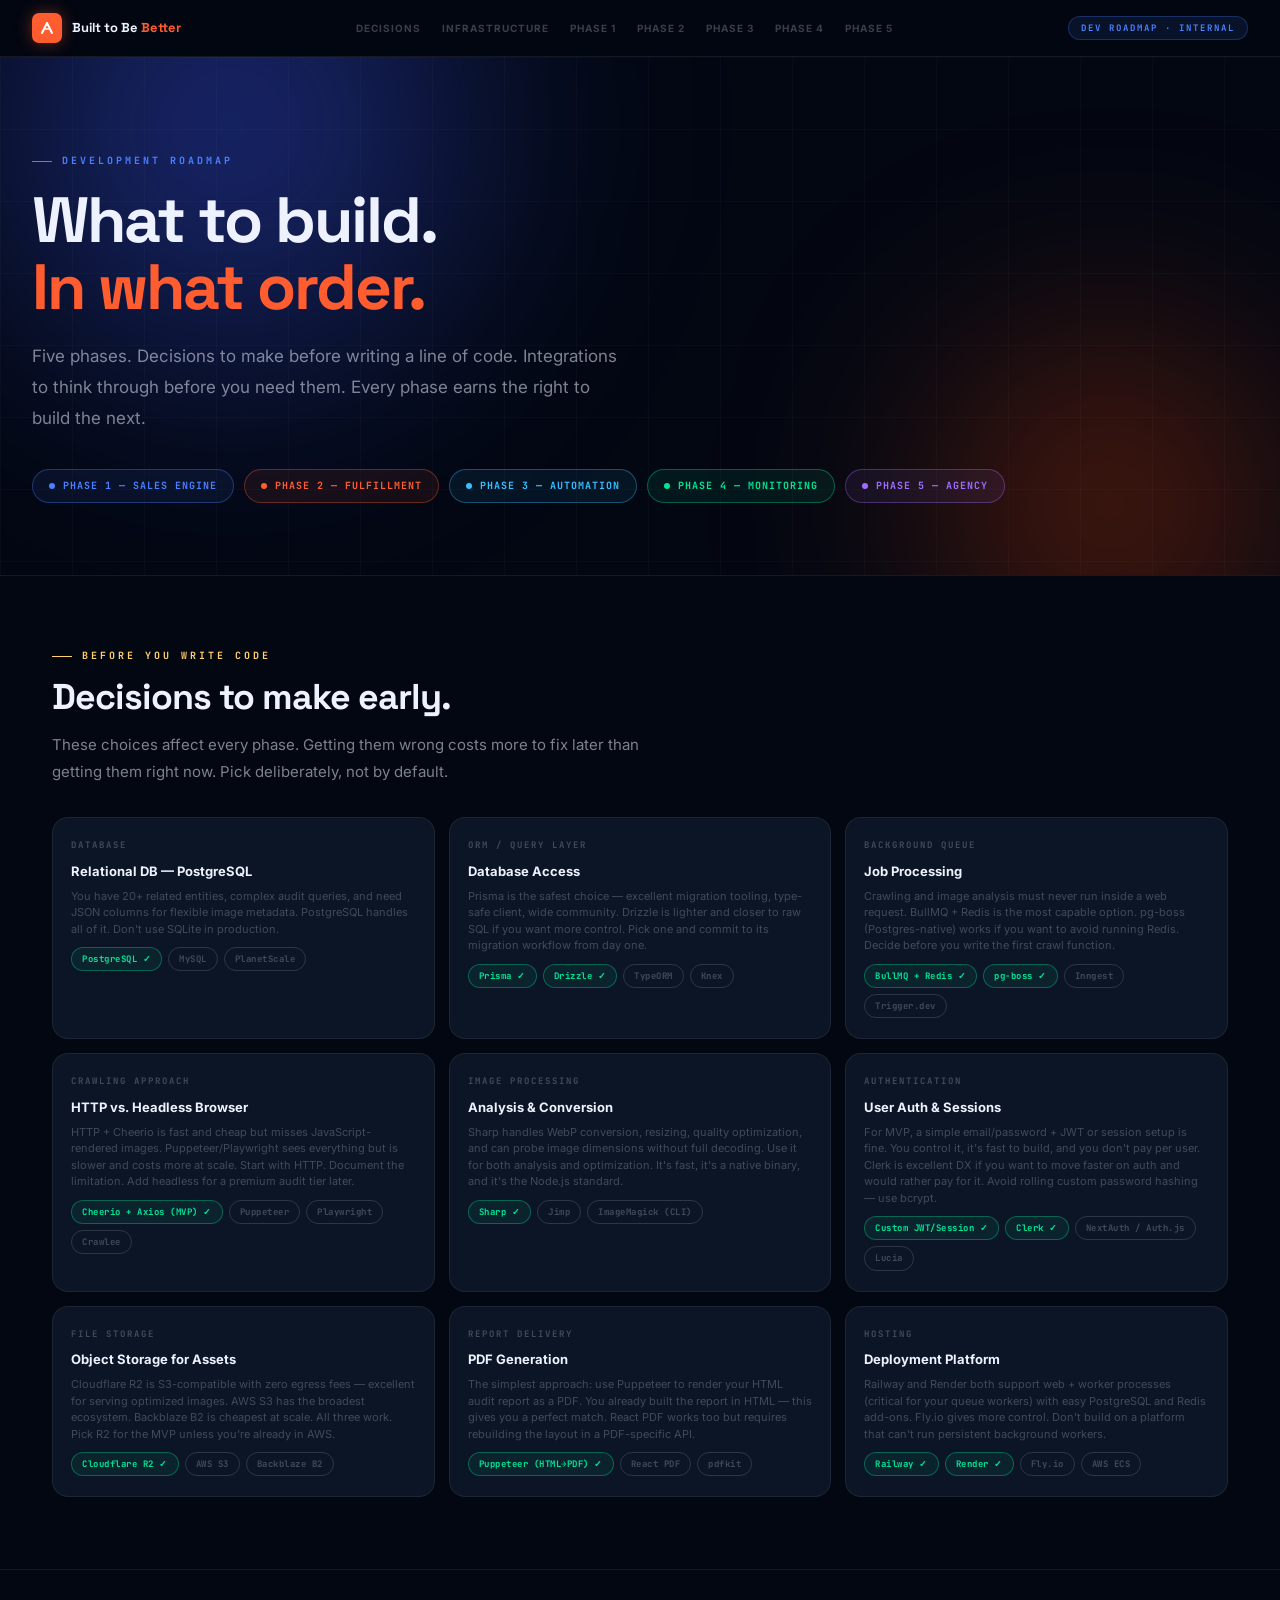
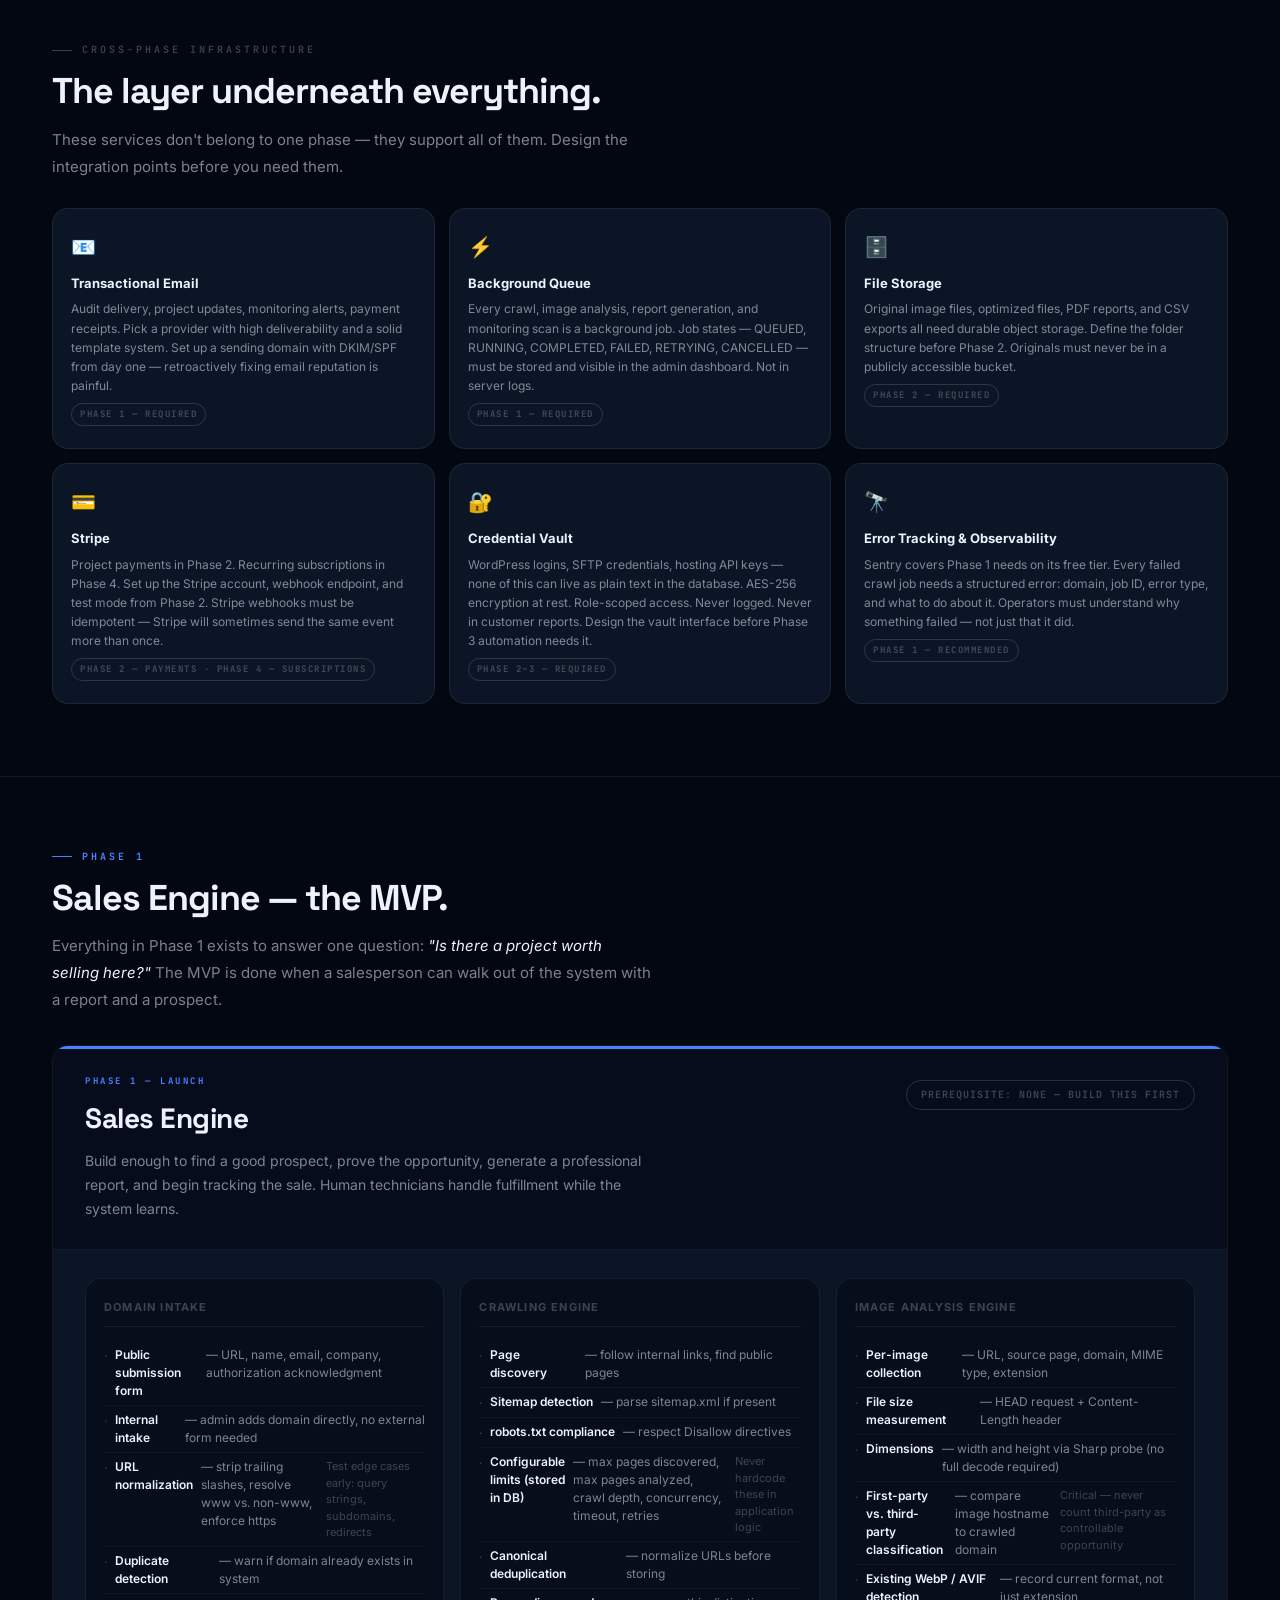
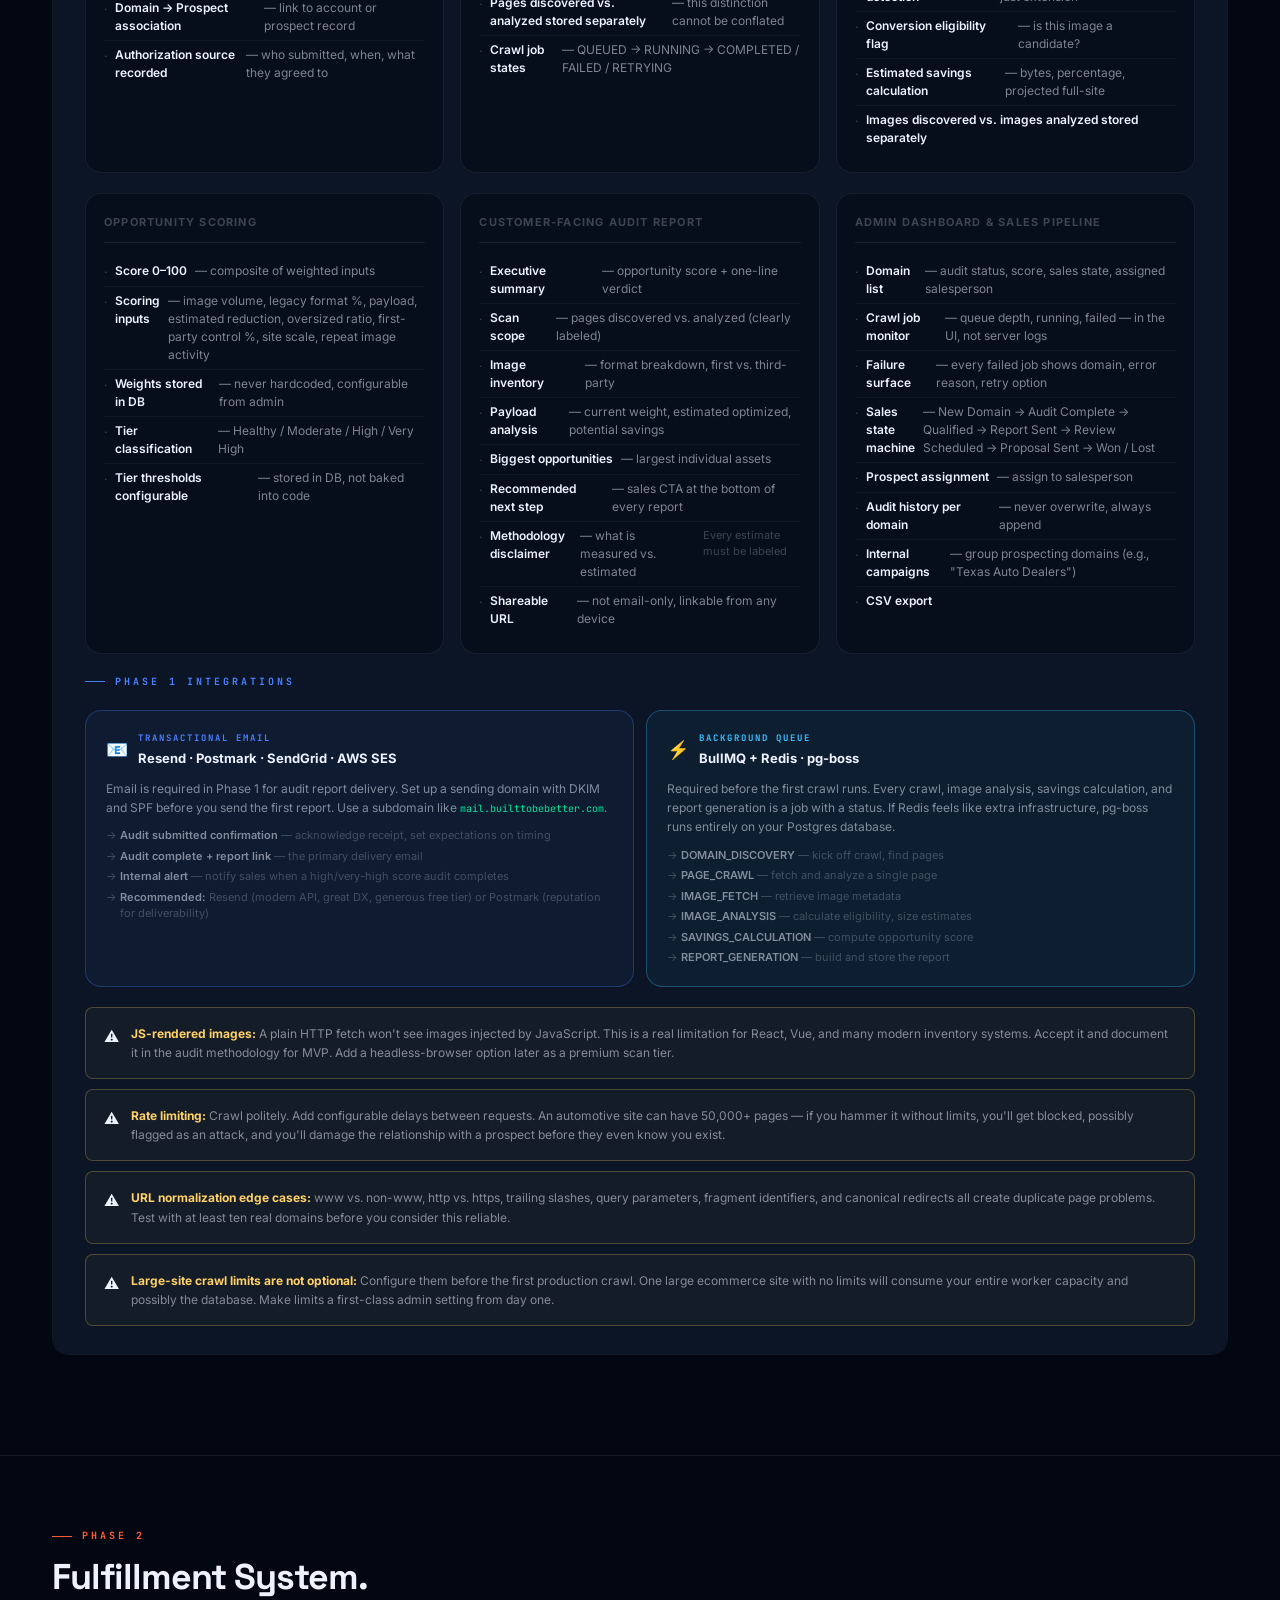
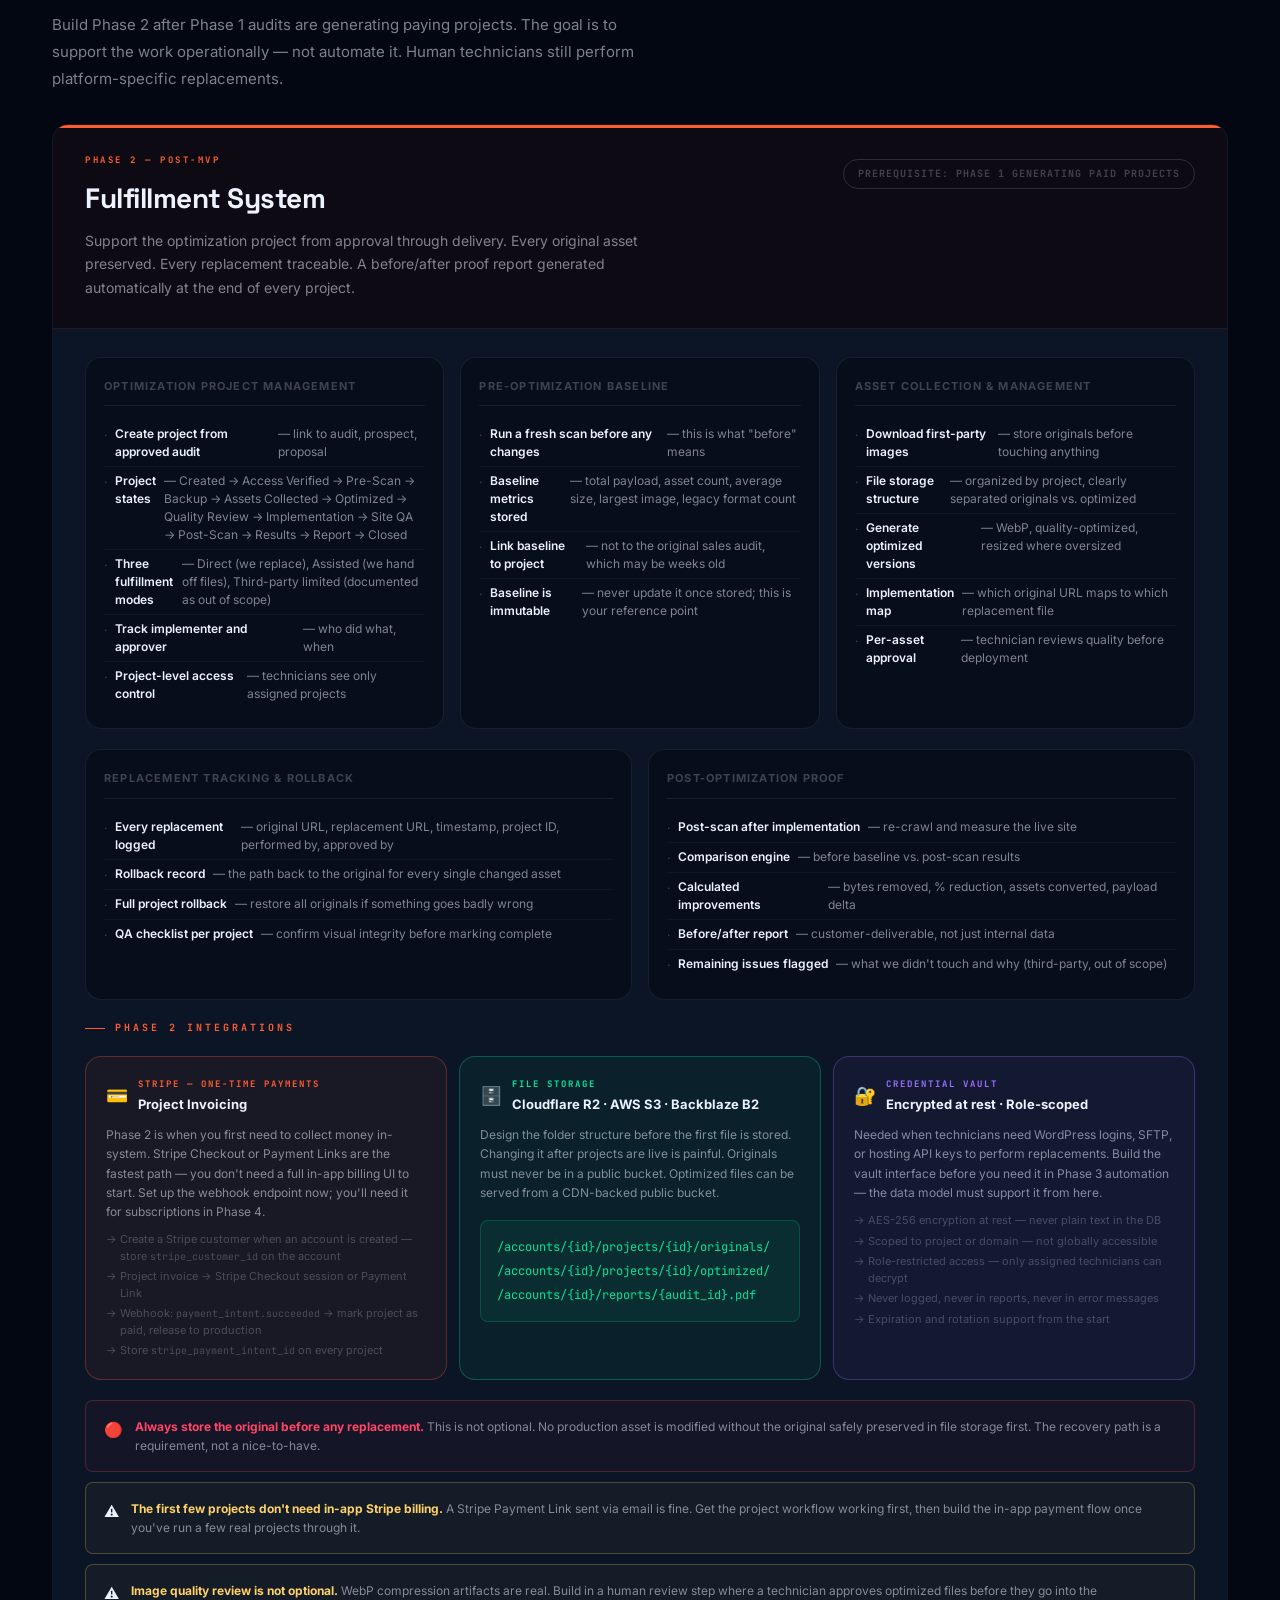
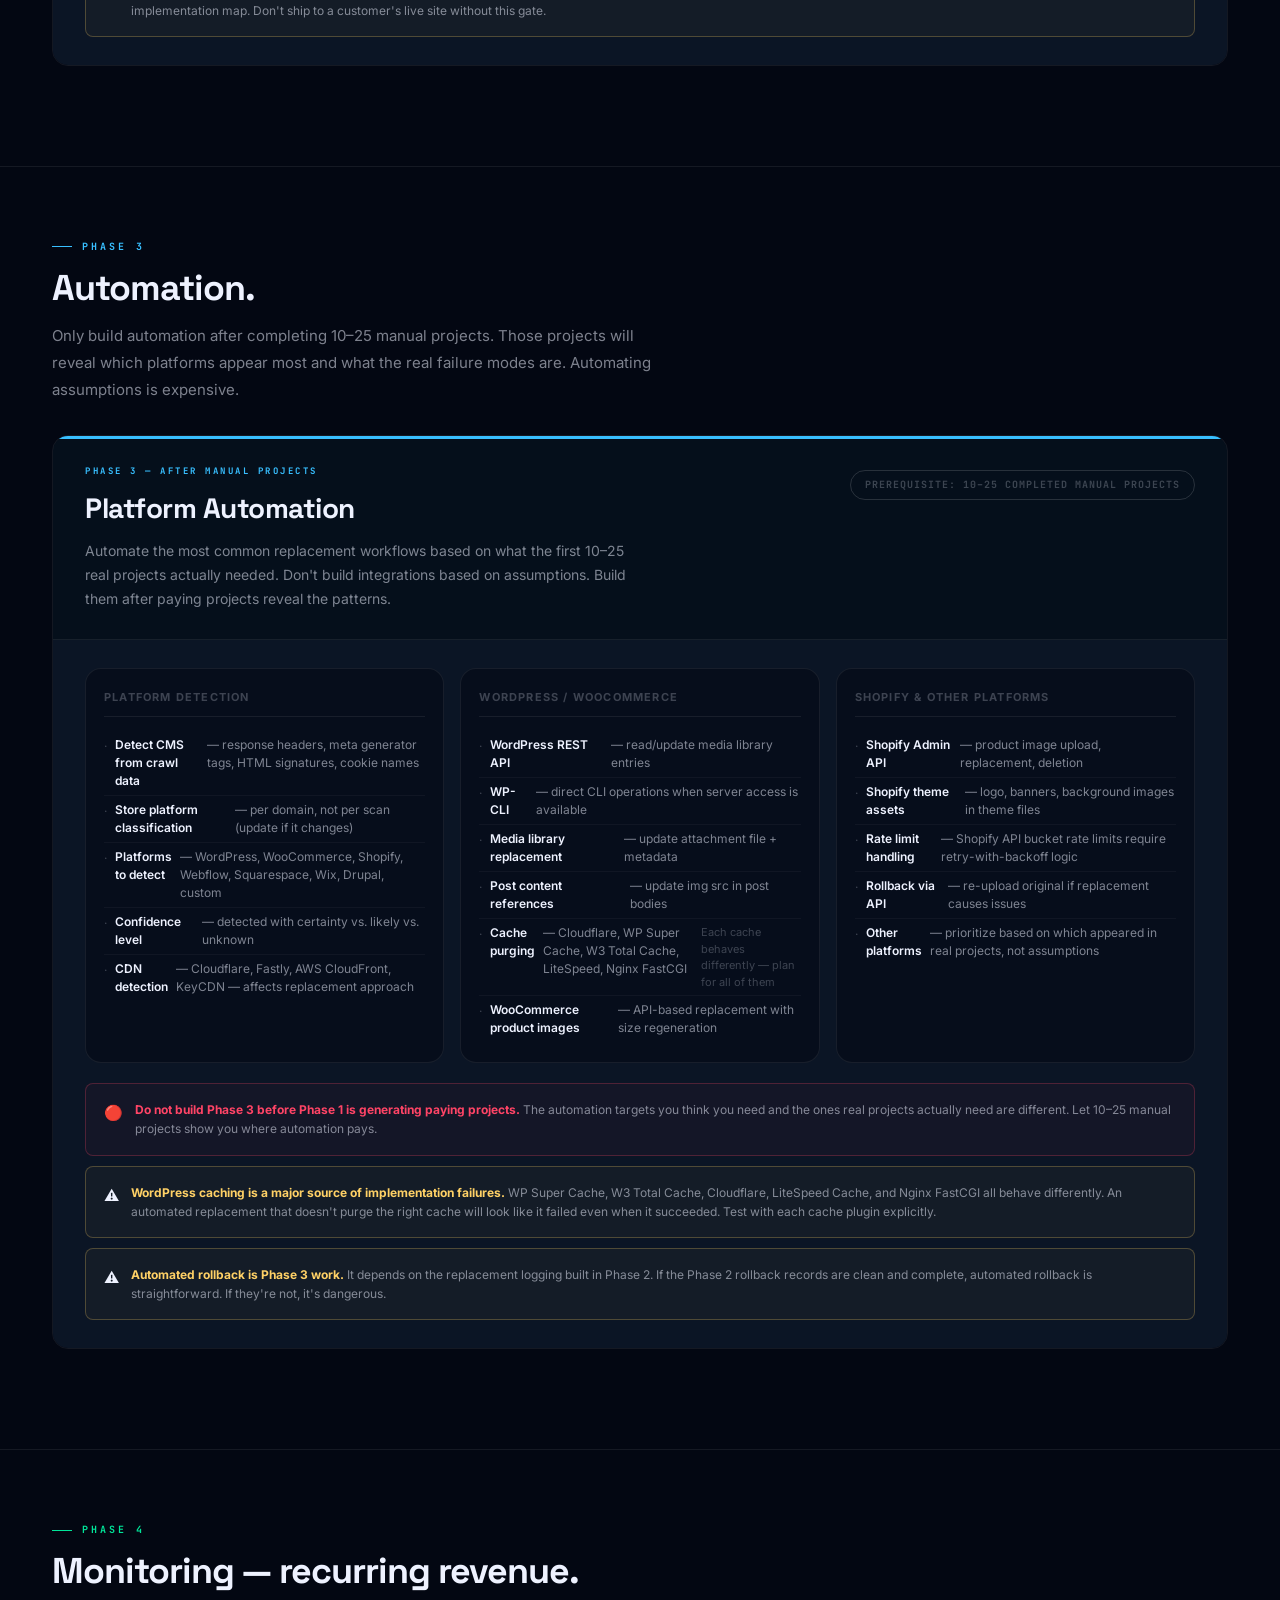
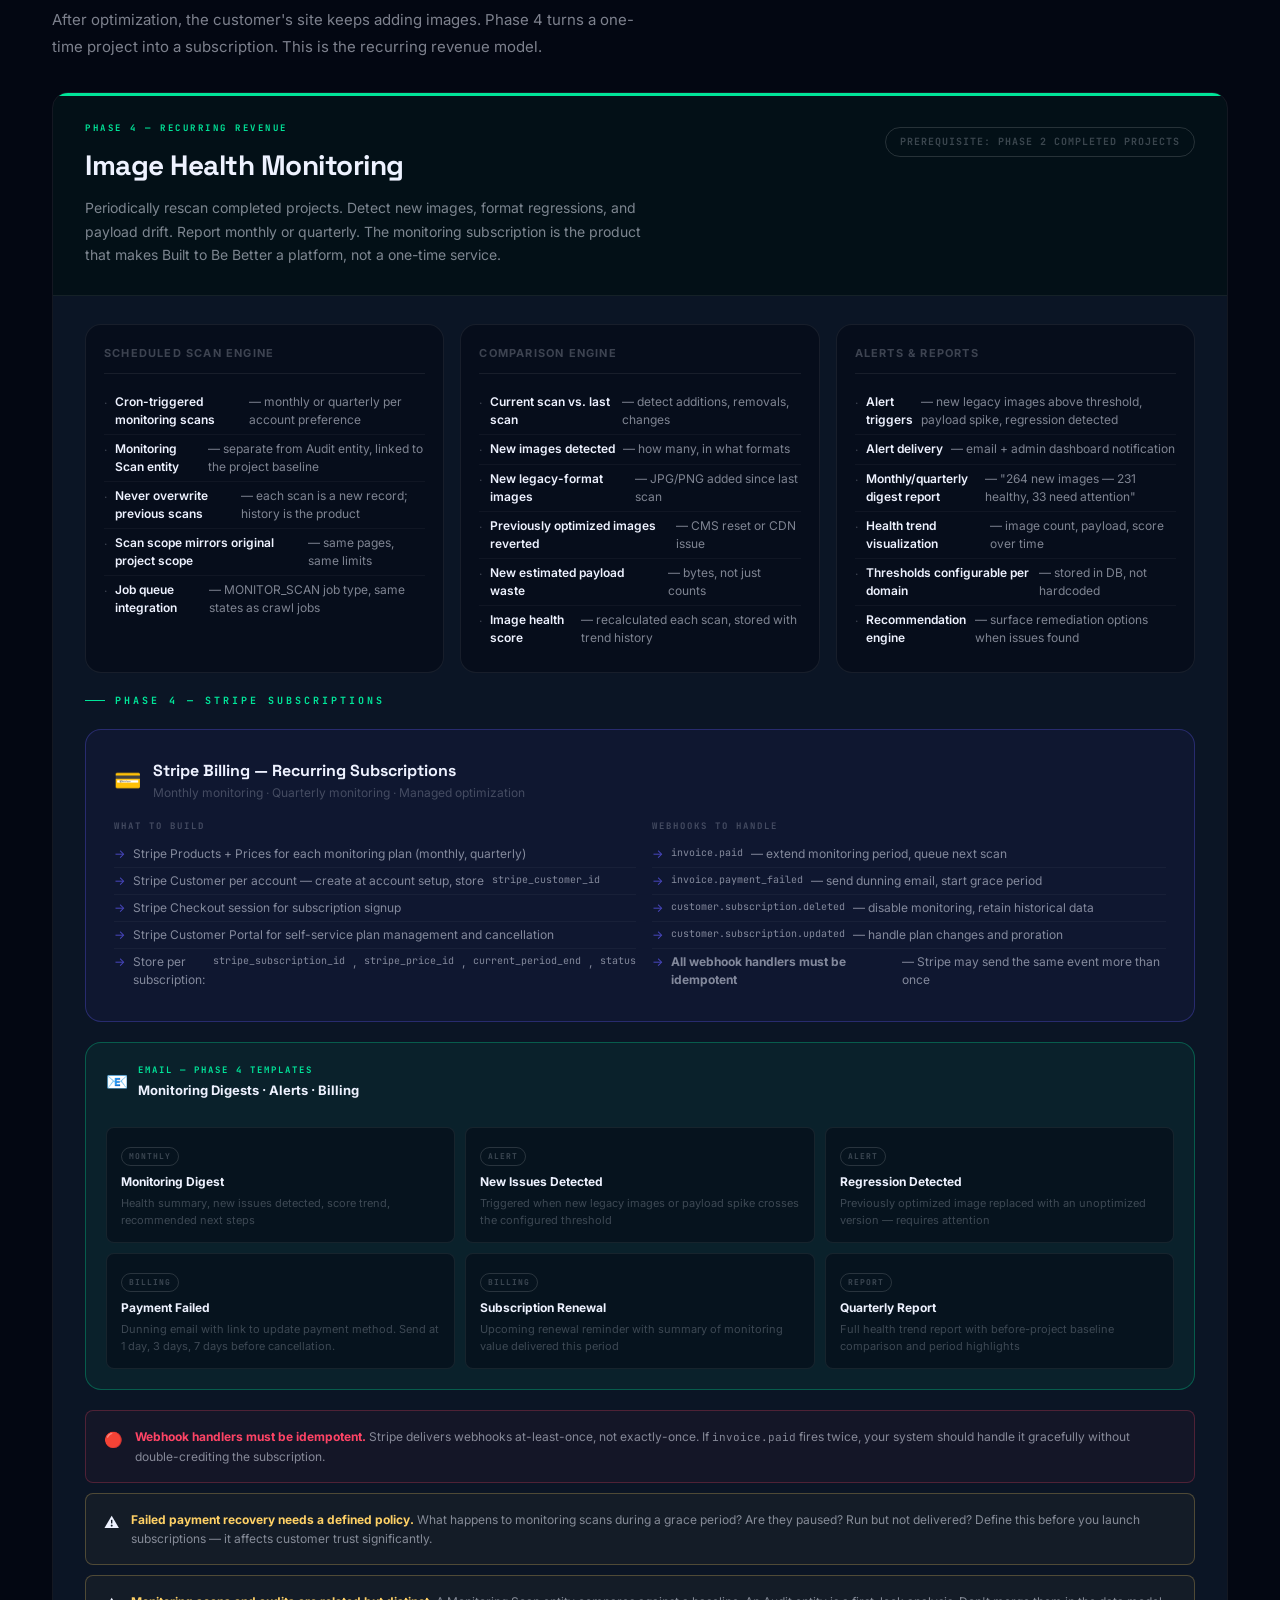
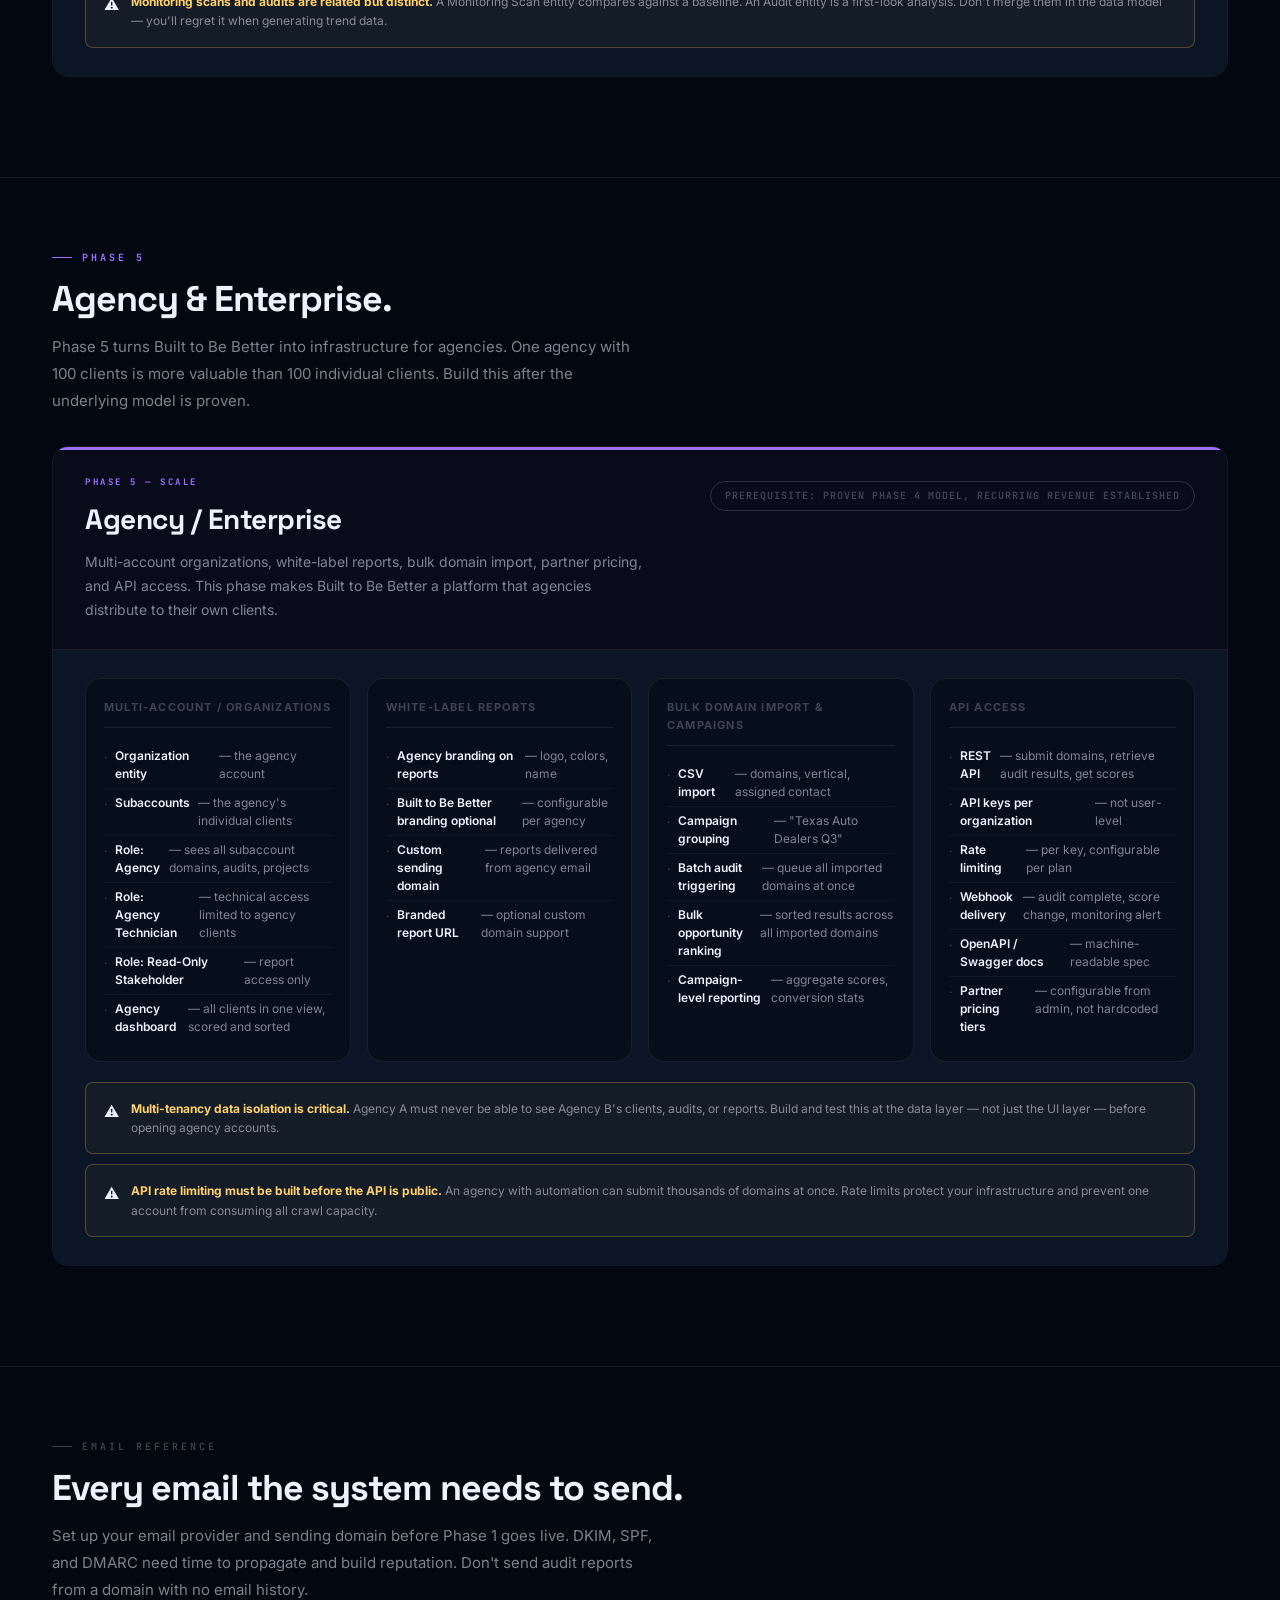
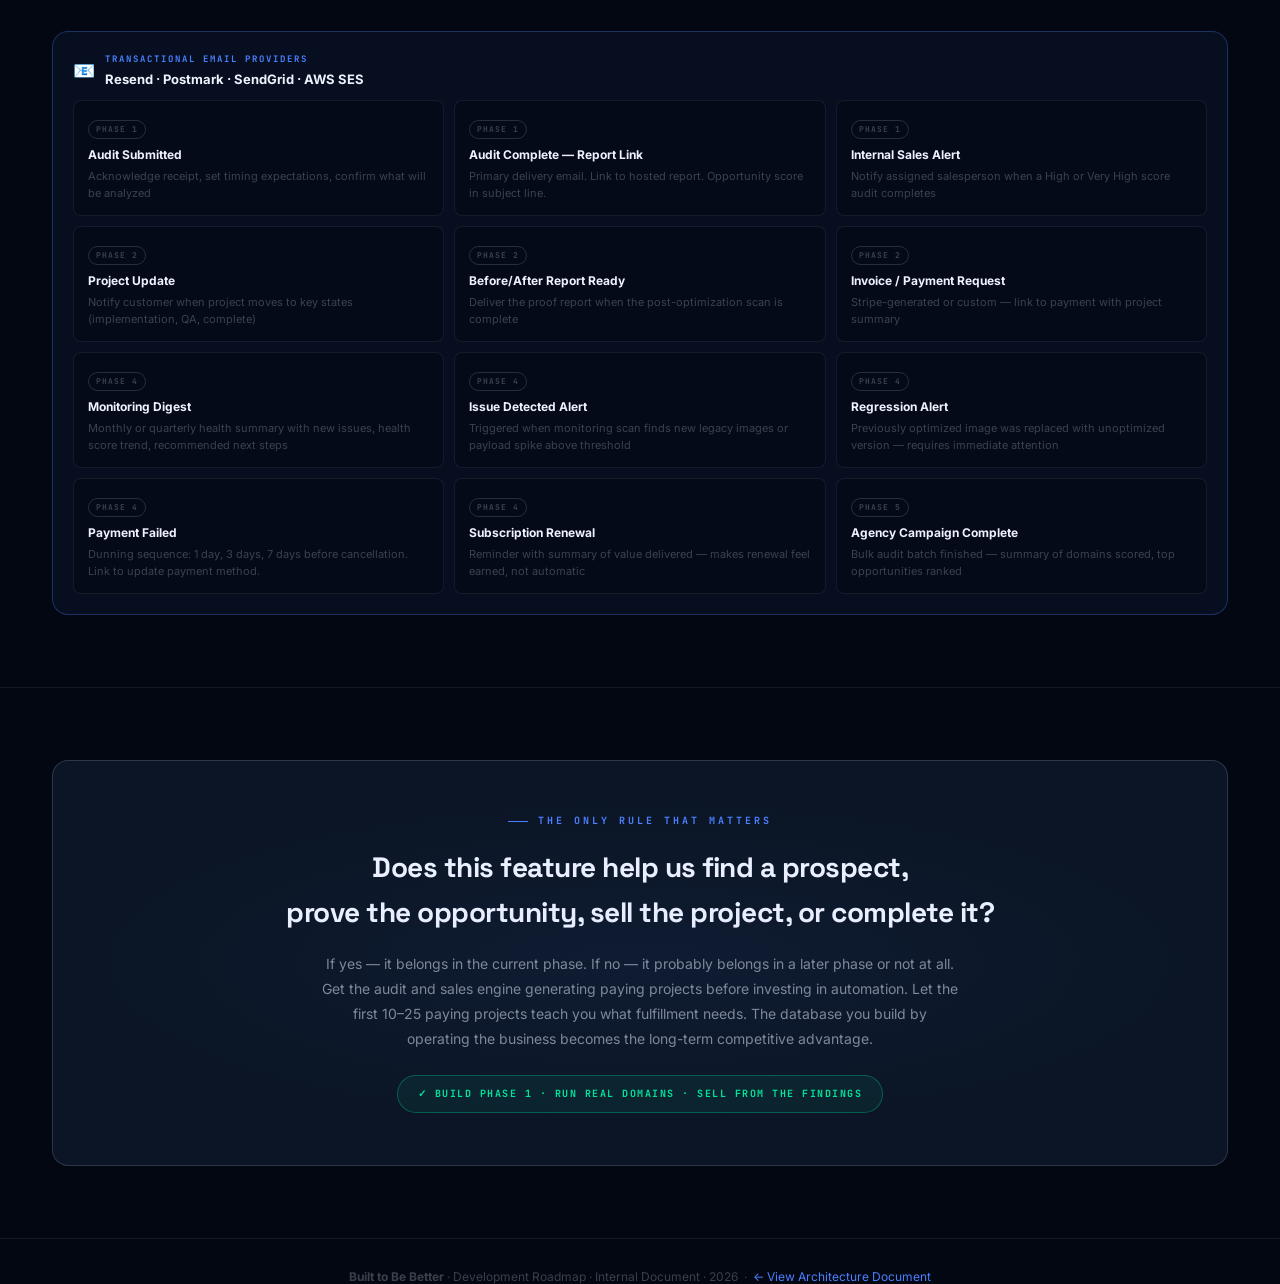
<file: roadmap.html>
<!DOCTYPE html>
<html lang="en">
<head>
<meta charset="UTF-8"><meta name="viewport" content="width=device-width,initial-scale=1">
<title>Built to Be Better — Development Roadmap</title>
<link rel="preconnect" href="https://fonts.googleapis.com"/>
<link rel="preconnect" href="https://fonts.gstatic.com" crossorigin/>
<link rel="stylesheet" href="https://fonts.googleapis.com/css2?family=Space+Grotesk:wght@500;600;700;800&family=Inter:wght@400;500;600;700&family=JetBrains+Mono:wght@400;700&display=swap"/>
<style>
:root{
  --bg:#030712;--surface:#0B1525;--surface-2:#111E36;
  --border:rgba(255,255,255,0.07);--border-hi:rgba(255,255,255,0.14);
  --blue:#4A80FF;--orange:#FF5C30;--orange-glow:rgba(255,92,48,0.38);
  --green:#00E599;--red:#FF4466;--cyan:#38BFFF;--purple:#9D6EFF;--yellow:#FFD166;
  --white:#EEF2FF;--muted:rgba(238,242,255,0.52);--muted-2:rgba(238,242,255,0.24);
  --font-display:'Space Grotesk',sans-serif;
  --font-body:'Inter',sans-serif;
  --font-mono:'JetBrains Mono',monospace;
  --radius:8px;--radius-lg:16px;
  --p1:var(--blue);--p2:var(--orange);--p3:var(--cyan);--p4:var(--green);--p5:var(--purple);
}
*{box-sizing:border-box;margin:0;padding:0;}
html{scroll-behavior:smooth;}
body{font-family:var(--font-body);color:var(--white);background:var(--bg);line-height:1.6;font-size:15px;}
a{text-decoration:none;color:inherit;}

/* ── NAV ── */
.nav{position:sticky;top:0;z-index:200;background:rgba(3,7,18,0.92);backdrop-filter:blur(20px);border-bottom:1px solid var(--border);padding:0 32px;}
.nav-inner{display:flex;align-items:center;justify-content:space-between;max-width:1240px;margin:auto;height:56px;}
.nav-logo{display:flex;align-items:center;gap:10px;}
.nav-mark{width:30px;height:30px;background:var(--orange);border-radius:7px;display:flex;align-items:center;justify-content:center;box-shadow:0 0 16px rgba(255,92,48,0.4);}
.nav-mark svg{width:16px;height:16px;}
.nav-wordmark{font-family:var(--font-display);font-size:13px;font-weight:800;}
.nav-wordmark em{font-style:normal;color:var(--orange);}
.nav-links{display:flex;align-items:center;gap:1px;flex-wrap:wrap;}
.nav-links a{font-size:10px;font-weight:700;text-transform:uppercase;letter-spacing:1px;color:var(--muted-2);padding:5px 10px;border-radius:5px;transition:color .15s,background .15s;white-space:nowrap;}
.nav-links a:hover{color:var(--white);background:rgba(255,255,255,0.06);}
.nav-badge{font-family:var(--font-mono);font-size:9px;font-weight:700;letter-spacing:2px;text-transform:uppercase;padding:4px 12px;border-radius:100px;background:rgba(74,128,255,0.1);border:1px solid rgba(74,128,255,0.28);color:var(--blue);}
@media(max-width:960px){.nav-links{display:none;}}

/* ── HERO ── */
.hero{position:relative;overflow:hidden;padding:96px 32px 72px;background:var(--bg);}
.orb{position:absolute;border-radius:50%;filter:blur(100px);pointer-events:none;}
.orb1{width:700px;height:700px;background:radial-gradient(circle,rgba(59,90,255,0.5) 0%,transparent 70%);top:-280px;left:-120px;animation:d1 22s ease-in-out infinite;}
.orb2{width:500px;height:500px;background:radial-gradient(circle,rgba(255,72,0,0.4) 0%,transparent 70%);bottom:-180px;right:-80px;animation:d2 18s ease-in-out infinite;}
.hero-grid{position:absolute;inset:0;background-image:linear-gradient(rgba(255,255,255,0.018) 1px,transparent 1px),linear-gradient(90deg,rgba(255,255,255,0.018) 1px,transparent 1px);background-size:72px 72px;pointer-events:none;}
@keyframes d1{0%,100%{transform:translate(0,0);}50%{transform:translate(55px,35px);}}
@keyframes d2{0%,100%{transform:translate(0,0);}50%{transform:translate(-45px,-28px);}}
.hero-inner{position:relative;max-width:1240px;margin:auto;}
.eyebrow{font-family:var(--font-mono);font-size:10px;font-weight:700;letter-spacing:3px;text-transform:uppercase;color:var(--blue);margin-bottom:18px;display:flex;align-items:center;gap:10px;}
.eyebrow::before{content:'';width:20px;height:1px;background:var(--blue);}
.hero-title{font-family:var(--font-display);font-size:clamp(34px,5vw,68px);font-weight:800;line-height:1.05;letter-spacing:-2px;margin-bottom:20px;}
.hero-title span{color:var(--orange);}
.hero-sub{font-size:17px;color:var(--muted);max-width:600px;line-height:1.8;margin-bottom:36px;}
.hero-phase-strip{display:flex;gap:10px;flex-wrap:wrap;}
.hps{display:flex;align-items:center;gap:8px;padding:8px 16px;border-radius:100px;border:1px solid var(--border-hi);font-family:var(--font-mono);font-size:10px;font-weight:700;letter-spacing:1px;text-transform:uppercase;cursor:pointer;}
.hps.p1{border-color:rgba(74,128,255,0.35);color:var(--blue);background:rgba(74,128,255,0.08);}
.hps.p2{border-color:rgba(255,92,48,0.35);color:var(--orange);background:rgba(255,92,48,0.08);}
.hps.p3{border-color:rgba(56,191,255,0.35);color:var(--cyan);background:rgba(56,191,255,0.08);}
.hps.p4{border-color:rgba(0,229,153,0.35);color:var(--green);background:rgba(0,229,153,0.08);}
.hps.p5{border-color:rgba(157,110,255,0.35);color:var(--purple);background:rgba(157,110,255,0.08);}
.hps-dot{width:6px;height:6px;border-radius:50%;flex-shrink:0;}
.hps.p1 .hps-dot{background:var(--blue);}
.hps.p2 .hps-dot{background:var(--orange);}
.hps.p3 .hps-dot{background:var(--cyan);}
.hps.p4 .hps-dot{background:var(--green);}
.hps.p5 .hps-dot{background:var(--purple);}

/* ── LAYOUT ── */
hr.div{height:1px;background:var(--border);border:none;margin:0;}
.wrap{max-width:1240px;margin:auto;padding:0 32px;}
section{padding:72px 0;}

/* ── SECTION LABELS ── */
.slabel{font-family:var(--font-mono);font-size:10px;font-weight:700;letter-spacing:3px;text-transform:uppercase;margin-bottom:12px;display:flex;align-items:center;gap:10px;}
.slabel::before{content:'';width:20px;height:1px;}
.slabel.blue{color:var(--blue);} .slabel.blue::before{background:var(--blue);}
.slabel.orange{color:var(--orange);} .slabel.orange::before{background:var(--orange);}
.slabel.green{color:var(--green);} .slabel.green::before{background:var(--green);}
.slabel.cyan{color:var(--cyan);} .slabel.cyan::before{background:var(--cyan);}
.slabel.purple{color:var(--purple);} .slabel.purple::before{background:var(--purple);}
.slabel.yellow{color:var(--yellow);} .slabel.yellow::before{background:var(--yellow);}
.slabel.muted{color:var(--muted-2);} .slabel.muted::before{background:var(--muted-2);}
.stitle{font-family:var(--font-display);font-size:clamp(22px,2.8vw,38px);font-weight:800;line-height:1.15;letter-spacing:-1px;margin-bottom:14px;}
.ssub{font-size:15px;color:var(--muted);max-width:600px;line-height:1.8;}

/* ── PHASE HEADER ── */
.phase-block{border-radius:var(--radius-lg);overflow:hidden;border:1px solid var(--border);margin-bottom:28px;}
.phase-header{padding:28px 32px;display:flex;align-items:flex-start;justify-content:space-between;gap:24px;border-bottom:1px solid var(--border);position:relative;}
.phase-header::before{content:'';position:absolute;top:0;left:0;right:0;height:3px;}
.ph1 .phase-header::before{background:var(--blue);}
.ph2 .phase-header::before{background:var(--orange);}
.ph3 .phase-header::before{background:var(--cyan);}
.ph4 .phase-header::before{background:var(--green);}
.ph5 .phase-header::before{background:var(--purple);}
.phase-header-left{flex:1;}
.phase-tag{font-family:var(--font-mono);font-size:9px;font-weight:700;letter-spacing:2.5px;text-transform:uppercase;margin-bottom:8px;}
.ph1 .phase-tag{color:var(--blue);}
.ph2 .phase-tag{color:var(--orange);}
.ph3 .phase-tag{color:var(--cyan);}
.ph4 .phase-tag{color:var(--green);}
.ph5 .phase-tag{color:var(--purple);}
.phase-name{font-family:var(--font-display);font-size:clamp(20px,2.2vw,28px);font-weight:800;letter-spacing:-.5px;margin-bottom:8px;}
.phase-goal{font-size:14px;color:var(--muted);max-width:560px;line-height:1.7;}
.phase-gate{font-family:var(--font-mono);font-size:10px;font-weight:700;letter-spacing:1px;text-transform:uppercase;padding:6px 14px;border-radius:100px;border:1px solid var(--border-hi);color:var(--muted-2);white-space:nowrap;align-self:flex-start;margin-top:6px;}
.phase-body{padding:28px 32px;background:var(--surface);}

/* ── FEATURE GROUPS ── */
.groups{display:grid;grid-template-columns:repeat(3,1fr);gap:16px;margin-bottom:20px;}
.groups-2{grid-template-columns:repeat(2,1fr);}
.groups-4{grid-template-columns:repeat(4,1fr);}
@media(max-width:900px){.groups,.groups-4{grid-template-columns:1fr 1fr;}}
@media(max-width:560px){.groups,.groups-2,.groups-4{grid-template-columns:1fr;}}
.group{padding:20px 18px;border-radius:var(--radius-lg);border:1px solid var(--border);background:rgba(3,7,18,0.5);}
.group-title{font-size:11px;font-weight:700;text-transform:uppercase;letter-spacing:1.2px;color:var(--muted-2);margin-bottom:14px;padding-bottom:10px;border-bottom:1px solid var(--border);}
.group ul{list-style:none;}
.group ul li{font-size:12px;color:var(--muted);line-height:1.5;padding:5px 0;border-bottom:1px solid rgba(255,255,255,0.04);display:flex;align-items:flex-start;gap:8px;}
.group ul li:last-child{border-bottom:none;}
.group ul li::before{content:'·';color:var(--muted-2);flex-shrink:0;margin-top:1px;}
.group ul li strong{color:var(--white);font-weight:600;}
.group ul li em{font-style:normal;color:var(--muted-2);font-size:11px;display:block;}

/* ── INTEGRATION CALLOUTS ── */
.integrations{display:grid;grid-template-columns:repeat(2,1fr);gap:12px;margin-top:20px;}
.integrations-3{grid-template-columns:repeat(3,1fr);}
@media(max-width:760px){.integrations,.integrations-3{grid-template-columns:1fr;}}
.int-card{padding:20px;border-radius:var(--radius-lg);border:1px solid;display:flex;flex-direction:column;gap:10px;}
.int-card.blue{border-color:rgba(74,128,255,0.3);background:rgba(74,128,255,0.06);}
.int-card.orange{border-color:rgba(255,92,48,0.3);background:rgba(255,92,48,0.06);}
.int-card.green{border-color:rgba(0,229,153,0.3);background:rgba(0,229,153,0.06);}
.int-card.cyan{border-color:rgba(56,191,255,0.3);background:rgba(56,191,255,0.06);}
.int-card.purple{border-color:rgba(157,110,255,0.3);background:rgba(157,110,255,0.06);}
.int-card.yellow{border-color:rgba(255,209,102,0.3);background:rgba(255,209,102,0.06);}
.int-top{display:flex;align-items:center;gap:10px;}
.int-icon{font-size:18px;line-height:1;}
.int-header{flex:1;}
.int-label{font-family:var(--font-mono);font-size:9px;font-weight:700;letter-spacing:2px;text-transform:uppercase;margin-bottom:3px;}
.int-card.blue .int-label{color:var(--blue);}
.int-card.orange .int-label{color:var(--orange);}
.int-card.green .int-label{color:var(--green);}
.int-card.cyan .int-label{color:var(--cyan);}
.int-card.purple .int-label{color:var(--purple);}
.int-card.yellow .int-label{color:var(--yellow);}
.int-service{font-size:13px;font-weight:700;color:var(--white);}
.int-desc{font-size:12px;color:var(--muted);line-height:1.6;}
.int-items{list-style:none;display:flex;flex-direction:column;gap:4px;}
.int-items li{font-size:11px;color:var(--muted-2);padding-left:14px;position:relative;line-height:1.5;}
.int-items li::before{content:'→';position:absolute;left:0;color:var(--muted-2);}
.int-items li strong{color:var(--muted);font-weight:600;}

/* ── WATCH-OUT CALLOUTS ── */
.watchouts{margin-top:20px;display:flex;flex-direction:column;gap:10px;}
.watchout{padding:16px 18px;border-radius:var(--radius);border:1px solid rgba(255,209,102,0.25);background:rgba(255,209,102,0.04);display:flex;align-items:flex-start;gap:12px;}
.watchout-icon{font-size:15px;flex-shrink:0;margin-top:1px;}
.watchout-text{font-size:12px;color:var(--muted);line-height:1.6;}
.watchout-text strong{color:var(--yellow);font-weight:700;}
.warn-red{border-color:rgba(255,68,102,0.25);background:rgba(255,68,102,0.04);}
.warn-red .watchout-text strong{color:var(--red);}

/* ── DECISION BLOCK ── */
.decision-grid{display:grid;grid-template-columns:repeat(3,1fr);gap:14px;margin-top:28px;}
.decision-grid-2{grid-template-columns:repeat(2,1fr);}
@media(max-width:860px){.decision-grid,.decision-grid-2{grid-template-columns:1fr 1fr;}}
@media(max-width:520px){.decision-grid,.decision-grid-2{grid-template-columns:1fr;}}
.decision{padding:20px 18px;border-radius:var(--radius-lg);border:1px solid var(--border);background:var(--surface);}
.decision-cat{font-family:var(--font-mono);font-size:9px;font-weight:700;letter-spacing:2px;text-transform:uppercase;color:var(--muted-2);margin-bottom:8px;}
.decision-title{font-size:13px;font-weight:700;color:var(--white);margin-bottom:6px;}
.decision-rec{font-size:11px;color:var(--muted-2);line-height:1.5;margin-bottom:10px;}
.decision-options{display:flex;flex-wrap:wrap;gap:6px;}
.opt{font-family:var(--font-mono);font-size:9px;font-weight:700;letter-spacing:.5px;padding:4px 10px;border-radius:100px;border:1px solid var(--border-hi);color:var(--muted-2);}
.opt.rec{border-color:rgba(0,229,153,0.35);color:var(--green);background:rgba(0,229,153,0.07);}

/* ── INFRA LAYER ── */
.infra-grid{display:grid;grid-template-columns:repeat(3,1fr);gap:14px;margin-top:28px;}
@media(max-width:860px){.infra-grid{grid-template-columns:1fr 1fr;}}
@media(max-width:520px){.infra-grid{grid-template-columns:1fr;}}
.infra-card{padding:22px 18px;border-radius:var(--radius-lg);border:1px solid var(--border);background:var(--surface);}
.infra-icon{font-size:20px;margin-bottom:10px;}
.infra-title{font-size:13px;font-weight:700;color:var(--white);margin-bottom:6px;}
.infra-desc{font-size:12px;color:var(--muted);line-height:1.6;}
.infra-phase{font-family:var(--font-mono);font-size:9px;font-weight:700;letter-spacing:1.5px;text-transform:uppercase;padding:3px 8px;border-radius:100px;border:1px solid var(--border-hi);color:var(--muted-2);display:inline-block;margin-top:8px;}

/* ── STRIPE CALLOUT ── */
.stripe-block{border-radius:var(--radius-lg);border:1px solid rgba(99,91,255,0.3);background:rgba(99,91,255,0.05);padding:28px;margin-top:20px;}
.stripe-header{display:flex;align-items:center;gap:12px;margin-bottom:16px;}
.stripe-logo{font-size:22px;}
.stripe-title{font-family:var(--font-display);font-size:16px;font-weight:800;color:var(--white);}
.stripe-sub{font-size:12px;color:var(--muted-2);}
.stripe-cols{display:grid;grid-template-columns:1fr 1fr;gap:16px;}
@media(max-width:600px){.stripe-cols{grid-template-columns:1fr;}}
.stripe-col-title{font-family:var(--font-mono);font-size:9px;font-weight:700;letter-spacing:2px;text-transform:uppercase;color:var(--muted-2);margin-bottom:8px;}
.stripe-items{list-style:none;}
.stripe-items li{font-size:12px;color:var(--muted);line-height:1.5;padding:4px 0;border-bottom:1px solid rgba(255,255,255,0.04);display:flex;align-items:flex-start;gap:8px;}
.stripe-items li:last-child{border-bottom:none;}
.stripe-items li::before{content:'→';color:rgba(99,91,255,0.7);flex-shrink:0;}

/* ── EMAIL CALLOUT ── */
.email-templates{display:grid;grid-template-columns:repeat(3,1fr);gap:10px;margin-top:16px;}
@media(max-width:700px){.email-templates{grid-template-columns:1fr 1fr;}}
.email-tpl{padding:14px;border-radius:var(--radius);border:1px solid var(--border);background:rgba(3,7,18,0.5);}
.email-tpl-name{font-size:12px;font-weight:700;color:var(--white);margin-bottom:4px;}
.email-tpl-desc{font-size:11px;color:var(--muted-2);line-height:1.5;}
.email-phase-tag{font-family:var(--font-mono);font-size:8px;font-weight:700;letter-spacing:1px;text-transform:uppercase;padding:2px 7px;border-radius:100px;border:1px solid var(--border-hi);color:var(--muted-2);display:inline-block;margin-bottom:6px;}

/* ── STORAGE BLOCK ── */
.storage-path{font-family:var(--font-mono);font-size:12px;color:var(--green);background:rgba(0,229,153,0.06);border:1px solid rgba(0,229,153,0.2);border-radius:var(--radius);padding:14px 16px;margin-top:8px;line-height:2;}

/* ── CLOSING ── */
.closing{border-radius:var(--radius-lg);border:1px solid var(--border-hi);background:var(--surface);padding:52px 40px;text-align:center;position:relative;overflow:hidden;}
.closing::before{content:'';position:absolute;inset:0;background:radial-gradient(ellipse 70% 60% at 50% 50%,rgba(74,128,255,0.06) 0%,transparent 70%);pointer-events:none;}
.closing-title{font-family:var(--font-display);font-size:clamp(18px,2.5vw,28px);font-weight:800;letter-spacing:-.5px;margin-bottom:16px;}
.closing-rule{font-size:14px;color:var(--muted);max-width:640px;margin:0 auto 24px;line-height:1.8;}
.closing-check{display:inline-flex;align-items:center;gap:8px;padding:10px 20px;border-radius:100px;border:1px solid rgba(0,229,153,0.3);background:rgba(0,229,153,0.07);font-family:var(--font-mono);font-size:10px;font-weight:700;letter-spacing:1.5px;text-transform:uppercase;color:var(--green);}

/* ── FOOTER ── */
footer{border-top:1px solid var(--border);padding:28px 32px;text-align:center;}
footer p{font-size:12px;color:var(--muted-2);}
footer a{color:var(--blue);}
</style>
</head>
<body>

<!-- NAV -->
<nav class="nav">
  <div class="nav-inner">
    <div class="nav-logo">
      <div class="nav-mark"><svg viewBox="0 0 16 16" fill="none"><path d="M3 13L8 3L13 13" stroke="white" stroke-width="2" stroke-linecap="round" stroke-linejoin="round"/><path d="M5.5 9H10.5" stroke="white" stroke-width="1.5" stroke-linecap="round"/></svg></div>
      <span class="nav-wordmark">Built to Be <em>Better</em></span>
    </div>
    <div class="nav-links">
      <a href="#decisions">Decisions</a>
      <a href="#infra">Infrastructure</a>
      <a href="#phase1">Phase 1</a>
      <a href="#phase2">Phase 2</a>
      <a href="#phase3">Phase 3</a>
      <a href="#phase4">Phase 4</a>
      <a href="#phase5">Phase 5</a>
    </div>
    <span class="nav-badge">Dev Roadmap · Internal</span>
  </div>
</nav>

<!-- HERO -->
<div class="hero">
  <div class="orb orb1"></div>
  <div class="orb orb2"></div>
  <div class="hero-grid"></div>
  <div class="hero-inner">
    <div class="eyebrow">Development Roadmap</div>
    <h1 class="hero-title">What to build.<br><span>In what order.</span></h1>
    <p class="hero-sub">
      Five phases. Decisions to make before writing a line of code. Integrations to think through before
      you need them. Every phase earns the right to build the next.
    </p>
    <div class="hero-phase-strip">
      <a href="#phase1" class="hps p1"><span class="hps-dot"></span>Phase 1 — Sales Engine</a>
      <a href="#phase2" class="hps p2"><span class="hps-dot"></span>Phase 2 — Fulfillment</a>
      <a href="#phase3" class="hps p3"><span class="hps-dot"></span>Phase 3 — Automation</a>
      <a href="#phase4" class="hps p4"><span class="hps-dot"></span>Phase 4 — Monitoring</a>
      <a href="#phase5" class="hps p5"><span class="hps-dot"></span>Phase 5 — Agency</a>
    </div>
  </div>
</div>

<hr class="div">

<!-- PRE-BUILD DECISIONS -->
<section id="decisions">
<div class="wrap">
  <div class="slabel yellow">Before You Write Code</div>
  <h2 class="stitle">Decisions to make early.</h2>
  <p class="ssub">These choices affect every phase. Getting them wrong costs more to fix later than getting them right now. Pick deliberately, not by default.</p>

  <div class="decision-grid" style="margin-top:32px;">

    <div class="decision">
      <div class="decision-cat">Database</div>
      <div class="decision-title">Relational DB — PostgreSQL</div>
      <div class="decision-rec">You have 20+ related entities, complex audit queries, and need JSON columns for flexible image metadata. PostgreSQL handles all of it. Don't use SQLite in production.</div>
      <div class="decision-options">
        <span class="opt rec">PostgreSQL ✓</span>
        <span class="opt">MySQL</span>
        <span class="opt">PlanetScale</span>
      </div>
    </div>

    <div class="decision">
      <div class="decision-cat">ORM / Query Layer</div>
      <div class="decision-title">Database Access</div>
      <div class="decision-rec">Prisma is the safest choice — excellent migration tooling, type-safe client, wide community. Drizzle is lighter and closer to raw SQL if you want more control. Pick one and commit to its migration workflow from day one.</div>
      <div class="decision-options">
        <span class="opt rec">Prisma ✓</span>
        <span class="opt rec">Drizzle ✓</span>
        <span class="opt">TypeORM</span>
        <span class="opt">Knex</span>
      </div>
    </div>

    <div class="decision">
      <div class="decision-cat">Background Queue</div>
      <div class="decision-title">Job Processing</div>
      <div class="decision-rec">Crawling and image analysis must never run inside a web request. BullMQ + Redis is the most capable option. pg-boss (Postgres-native) works if you want to avoid running Redis. Decide before you write the first crawl function.</div>
      <div class="decision-options">
        <span class="opt rec">BullMQ + Redis ✓</span>
        <span class="opt rec">pg-boss ✓</span>
        <span class="opt">Inngest</span>
        <span class="opt">Trigger.dev</span>
      </div>
    </div>

    <div class="decision">
      <div class="decision-cat">Crawling Approach</div>
      <div class="decision-title">HTTP vs. Headless Browser</div>
      <div class="decision-rec">HTTP + Cheerio is fast and cheap but misses JavaScript-rendered images. Puppeteer/Playwright sees everything but is slower and costs more at scale. Start with HTTP. Document the limitation. Add headless for a premium audit tier later.</div>
      <div class="decision-options">
        <span class="opt rec">Cheerio + Axios (MVP) ✓</span>
        <span class="opt">Puppeteer</span>
        <span class="opt">Playwright</span>
        <span class="opt">Crawlee</span>
      </div>
    </div>

    <div class="decision">
      <div class="decision-cat">Image Processing</div>
      <div class="decision-title">Analysis &amp; Conversion</div>
      <div class="decision-rec">Sharp handles WebP conversion, resizing, quality optimization, and can probe image dimensions without full decoding. Use it for both analysis and optimization. It's fast, it's a native binary, and it's the Node.js standard.</div>
      <div class="decision-options">
        <span class="opt rec">Sharp ✓</span>
        <span class="opt">Jimp</span>
        <span class="opt">ImageMagick (CLI)</span>
      </div>
    </div>

    <div class="decision">
      <div class="decision-cat">Authentication</div>
      <div class="decision-title">User Auth &amp; Sessions</div>
      <div class="decision-rec">For MVP, a simple email/password + JWT or session setup is fine. You control it, it's fast to build, and you don't pay per user. Clerk is excellent DX if you want to move faster on auth and would rather pay for it. Avoid rolling custom password hashing — use bcrypt.</div>
      <div class="decision-options">
        <span class="opt rec">Custom JWT/Session ✓</span>
        <span class="opt rec">Clerk ✓</span>
        <span class="opt">NextAuth / Auth.js</span>
        <span class="opt">Lucia</span>
      </div>
    </div>

    <div class="decision">
      <div class="decision-cat">File Storage</div>
      <div class="decision-title">Object Storage for Assets</div>
      <div class="decision-rec">Cloudflare R2 is S3-compatible with zero egress fees — excellent for serving optimized images. AWS S3 has the broadest ecosystem. Backblaze B2 is cheapest at scale. All three work. Pick R2 for the MVP unless you're already in AWS.</div>
      <div class="decision-options">
        <span class="opt rec">Cloudflare R2 ✓</span>
        <span class="opt">AWS S3</span>
        <span class="opt">Backblaze B2</span>
      </div>
    </div>

    <div class="decision">
      <div class="decision-cat">Report Delivery</div>
      <div class="decision-title">PDF Generation</div>
      <div class="decision-rec">The simplest approach: use Puppeteer to render your HTML audit report as a PDF. You already built the report in HTML — this gives you a perfect match. React PDF works too but requires rebuilding the layout in a PDF-specific API.</div>
      <div class="decision-options">
        <span class="opt rec">Puppeteer (HTML→PDF) ✓</span>
        <span class="opt">React PDF</span>
        <span class="opt">pdfkit</span>
      </div>
    </div>

    <div class="decision">
      <div class="decision-cat">Hosting</div>
      <div class="decision-title">Deployment Platform</div>
      <div class="decision-rec">Railway and Render both support web + worker processes (critical for your queue workers) with easy PostgreSQL and Redis add-ons. Fly.io gives more control. Don't build on a platform that can't run persistent background workers.</div>
      <div class="decision-options">
        <span class="opt rec">Railway ✓</span>
        <span class="opt rec">Render ✓</span>
        <span class="opt">Fly.io</span>
        <span class="opt">AWS ECS</span>
      </div>
    </div>

  </div>
</div>
</section>

<hr class="div">

<!-- INFRASTRUCTURE LAYER -->
<section id="infra">
<div class="wrap">
  <div class="slabel muted">Cross-Phase Infrastructure</div>
  <h2 class="stitle">The layer underneath everything.</h2>
  <p class="ssub">These services don't belong to one phase — they support all of them. Design the integration points before you need them.</p>

  <div class="infra-grid">
    <div class="infra-card">
      <div class="infra-icon">📧</div>
      <div class="infra-title">Transactional Email</div>
      <div class="infra-desc">Audit delivery, project updates, monitoring alerts, payment receipts. Pick a provider with high deliverability and a solid template system. Set up a sending domain with DKIM/SPF from day one — retroactively fixing email reputation is painful.</div>
      <div class="infra-phase">Phase 1 — Required</div>
    </div>
    <div class="infra-card">
      <div class="infra-icon">⚡</div>
      <div class="infra-title">Background Queue</div>
      <div class="infra-desc">Every crawl, image analysis, report generation, and monitoring scan is a background job. Job states — QUEUED, RUNNING, COMPLETED, FAILED, RETRYING, CANCELLED — must be stored and visible in the admin dashboard. Not in server logs.</div>
      <div class="infra-phase">Phase 1 — Required</div>
    </div>
    <div class="infra-card">
      <div class="infra-icon">🗄️</div>
      <div class="infra-title">File Storage</div>
      <div class="infra-desc">Original image files, optimized files, PDF reports, and CSV exports all need durable object storage. Define the folder structure before Phase 2. Originals must never be in a publicly accessible bucket.</div>
      <div class="infra-phase">Phase 2 — Required</div>
    </div>
    <div class="infra-card">
      <div class="infra-icon">💳</div>
      <div class="infra-title">Stripe</div>
      <div class="infra-desc">Project payments in Phase 2. Recurring subscriptions in Phase 4. Set up the Stripe account, webhook endpoint, and test mode from Phase 2. Stripe webhooks must be idempotent — Stripe will sometimes send the same event more than once.</div>
      <div class="infra-phase">Phase 2 — Payments · Phase 4 — Subscriptions</div>
    </div>
    <div class="infra-card">
      <div class="infra-icon">🔐</div>
      <div class="infra-title">Credential Vault</div>
      <div class="infra-desc">WordPress logins, SFTP credentials, hosting API keys — none of this can live as plain text in the database. AES-256 encryption at rest. Role-scoped access. Never logged. Never in customer reports. Design the vault interface before Phase 3 automation needs it.</div>
      <div class="infra-phase">Phase 2–3 — Required</div>
    </div>
    <div class="infra-card">
      <div class="infra-icon">🔭</div>
      <div class="infra-title">Error Tracking &amp; Observability</div>
      <div class="infra-desc">Sentry covers Phase 1 needs on its free tier. Every failed crawl job needs a structured error: domain, job ID, error type, and what to do about it. Operators must understand why something failed — not just that it did.</div>
      <div class="infra-phase">Phase 1 — Recommended</div>
    </div>
  </div>
</div>
</section>

<hr class="div">

<!-- PHASE 1 -->
<section id="phase1">
<div class="wrap">
  <div class="slabel blue">Phase 1</div>
  <h2 class="stitle">Sales Engine — the MVP.</h2>
  <p class="ssub" style="margin-bottom:32px;">Everything in Phase 1 exists to answer one question: <em style="font-style:italic;color:var(--white);">"Is there a project worth selling here?"</em> The MVP is done when a salesperson can walk out of the system with a report and a prospect.</p>

  <div class="phase-block ph1">
    <div class="phase-header" style="background:rgba(74,128,255,0.04);">
      <div class="phase-header-left">
        <div class="phase-tag">Phase 1 — Launch</div>
        <div class="phase-name">Sales Engine</div>
        <div class="phase-goal">Build enough to find a good prospect, prove the opportunity, generate a professional report, and begin tracking the sale. Human technicians handle fulfillment while the system learns.</div>
      </div>
      <div class="phase-gate">Prerequisite: None — build this first</div>
    </div>
    <div class="phase-body">

      <div class="groups">
        <div class="group">
          <div class="group-title">Domain Intake</div>
          <ul>
            <li><strong>Public submission form</strong> — URL, name, email, company, authorization acknowledgment</li>
            <li><strong>Internal intake</strong> — admin adds domain directly, no external form needed</li>
            <li><strong>URL normalization</strong> — strip trailing slashes, resolve www vs. non-www, enforce https<em>Test edge cases early: query strings, subdomains, redirects</em></li>
            <li><strong>Duplicate detection</strong> — warn if domain already exists in system</li>
            <li><strong>Domain → Prospect association</strong> — link to account or prospect record</li>
            <li><strong>Authorization source recorded</strong> — who submitted, when, what they agreed to</li>
          </ul>
        </div>
        <div class="group">
          <div class="group-title">Crawling Engine</div>
          <ul>
            <li><strong>Page discovery</strong> — follow internal links, find public pages</li>
            <li><strong>Sitemap detection</strong> — parse sitemap.xml if present</li>
            <li><strong>robots.txt compliance</strong> — respect Disallow directives</li>
            <li><strong>Configurable limits (stored in DB)</strong> — max pages discovered, max pages analyzed, crawl depth, concurrency, timeout, retries<em>Never hardcode these in application logic</em></li>
            <li><strong>Canonical deduplication</strong> — normalize URLs before storing</li>
            <li><strong>Pages discovered vs. analyzed stored separately</strong> — this distinction cannot be conflated</li>
            <li><strong>Crawl job states</strong> — QUEUED → RUNNING → COMPLETED / FAILED / RETRYING</li>
          </ul>
        </div>
        <div class="group">
          <div class="group-title">Image Analysis Engine</div>
          <ul>
            <li><strong>Per-image collection</strong> — URL, source page, domain, MIME type, extension</li>
            <li><strong>File size measurement</strong> — HEAD request + Content-Length header</li>
            <li><strong>Dimensions</strong> — width and height via Sharp probe (no full decode required)</li>
            <li><strong>First-party vs. third-party classification</strong> — compare image hostname to crawled domain<em>Critical — never count third-party as controllable opportunity</em></li>
            <li><strong>Existing WebP / AVIF detection</strong> — record current format, not just extension</li>
            <li><strong>Conversion eligibility flag</strong> — is this image a candidate?</li>
            <li><strong>Estimated savings calculation</strong> — bytes, percentage, projected full-site</li>
            <li><strong>Images discovered vs. images analyzed stored separately</strong></li>
          </ul>
        </div>
      </div>

      <div class="groups">
        <div class="group">
          <div class="group-title">Opportunity Scoring</div>
          <ul>
            <li><strong>Score 0–100</strong> — composite of weighted inputs</li>
            <li><strong>Scoring inputs</strong> — image volume, legacy format %, payload, estimated reduction, oversized ratio, first-party control %, site scale, repeat image activity</li>
            <li><strong>Weights stored in DB</strong> — never hardcoded, configurable from admin</li>
            <li><strong>Tier classification</strong> — Healthy / Moderate / High / Very High</li>
            <li><strong>Tier thresholds configurable</strong> — stored in DB, not baked into code</li>
          </ul>
        </div>
        <div class="group">
          <div class="group-title">Customer-Facing Audit Report</div>
          <ul>
            <li><strong>Executive summary</strong> — opportunity score + one-line verdict</li>
            <li><strong>Scan scope</strong> — pages discovered vs. analyzed (clearly labeled)</li>
            <li><strong>Image inventory</strong> — format breakdown, first vs. third-party</li>
            <li><strong>Payload analysis</strong> — current weight, estimated optimized, potential savings</li>
            <li><strong>Biggest opportunities</strong> — largest individual assets</li>
            <li><strong>Recommended next step</strong> — sales CTA at the bottom of every report</li>
            <li><strong>Methodology disclaimer</strong> — what is measured vs. estimated<em>Every estimate must be labeled</em></li>
            <li><strong>Shareable URL</strong> — not email-only, linkable from any device</li>
          </ul>
        </div>
        <div class="group">
          <div class="group-title">Admin Dashboard &amp; Sales Pipeline</div>
          <ul>
            <li><strong>Domain list</strong> — audit status, score, sales state, assigned salesperson</li>
            <li><strong>Crawl job monitor</strong> — queue depth, running, failed — in the UI, not server logs</li>
            <li><strong>Failure surface</strong> — every failed job shows domain, error reason, retry option</li>
            <li><strong>Sales state machine</strong> — New Domain → Audit Complete → Qualified → Report Sent → Review Scheduled → Proposal Sent → Won / Lost</li>
            <li><strong>Prospect assignment</strong> — assign to salesperson</li>
            <li><strong>Audit history per domain</strong> — never overwrite, always append</li>
            <li><strong>Internal campaigns</strong> — group prospecting domains (e.g., "Texas Auto Dealers")</li>
            <li><strong>CSV export</strong></li>
          </ul>
        </div>
      </div>

      <!-- PHASE 1 INTEGRATIONS -->
      <div style="margin-top:8px;">
        <div class="slabel blue" style="margin-bottom:14px;">Phase 1 Integrations</div>
        <div class="integrations">
          <div class="int-card blue">
            <div class="int-top">
              <div class="int-icon">📧</div>
              <div class="int-header">
                <div class="int-label">Transactional Email</div>
                <div class="int-service">Resend · Postmark · SendGrid · AWS SES</div>
              </div>
            </div>
            <div class="int-desc">Email is required in Phase 1 for audit report delivery. Set up a sending domain with DKIM and SPF before you send the first report. Use a subdomain like <code style="font-family:var(--font-mono);font-size:10px;color:var(--green);">mail.builttobebetter.com</code>.</div>
            <ul class="int-items">
              <li><strong>Audit submitted confirmation</strong> — acknowledge receipt, set expectations on timing</li>
              <li><strong>Audit complete + report link</strong> — the primary delivery email</li>
              <li><strong>Internal alert</strong> — notify sales when a high/very-high score audit completes</li>
              <li><strong>Recommended:</strong> Resend (modern API, great DX, generous free tier) or Postmark (reputation for deliverability)</li>
            </ul>
          </div>
          <div class="int-card cyan">
            <div class="int-top">
              <div class="int-icon">⚡</div>
              <div class="int-header">
                <div class="int-label">Background Queue</div>
                <div class="int-service">BullMQ + Redis · pg-boss</div>
              </div>
            </div>
            <div class="int-desc">Required before the first crawl runs. Every crawl, image analysis, savings calculation, and report generation is a job with a status. If Redis feels like extra infrastructure, pg-boss runs entirely on your Postgres database.</div>
            <ul class="int-items">
              <li><strong>DOMAIN_DISCOVERY</strong> — kick off crawl, find pages</li>
              <li><strong>PAGE_CRAWL</strong> — fetch and analyze a single page</li>
              <li><strong>IMAGE_FETCH</strong> — retrieve image metadata</li>
              <li><strong>IMAGE_ANALYSIS</strong> — calculate eligibility, size estimates</li>
              <li><strong>SAVINGS_CALCULATION</strong> — compute opportunity score</li>
              <li><strong>REPORT_GENERATION</strong> — build and store the report</li>
            </ul>
          </div>
        </div>
      </div>

      <!-- PHASE 1 WATCH OUTS -->
      <div class="watchouts">
        <div class="watchout"><span class="watchout-icon">⚠️</span><span class="watchout-text"><strong>JS-rendered images:</strong> A plain HTTP fetch won't see images injected by JavaScript. This is a real limitation for React, Vue, and many modern inventory systems. Accept it and document it in the audit methodology for MVP. Add a headless-browser option later as a premium scan tier.</span></div>
        <div class="watchout"><span class="watchout-icon">⚠️</span><span class="watchout-text"><strong>Rate limiting:</strong> Crawl politely. Add configurable delays between requests. An automotive site can have 50,000+ pages — if you hammer it without limits, you'll get blocked, possibly flagged as an attack, and you'll damage the relationship with a prospect before they even know you exist.</span></div>
        <div class="watchout"><span class="watchout-icon">⚠️</span><span class="watchout-text"><strong>URL normalization edge cases:</strong> www vs. non-www, http vs. https, trailing slashes, query parameters, fragment identifiers, and canonical redirects all create duplicate page problems. Test with at least ten real domains before you consider this reliable.</span></div>
        <div class="watchout"><span class="watchout-icon">⚠️</span><span class="watchout-text"><strong>Large-site crawl limits are not optional:</strong> Configure them before the first production crawl. One large ecommerce site with no limits will consume your entire worker capacity and possibly the database. Make limits a first-class admin setting from day one.</span></div>
      </div>

    </div>
  </div>
</div>
</section>

<hr class="div">

<!-- PHASE 2 -->
<section id="phase2">
<div class="wrap">
  <div class="slabel orange">Phase 2</div>
  <h2 class="stitle">Fulfillment System.</h2>
  <p class="ssub" style="margin-bottom:32px;">Build Phase 2 after Phase 1 audits are generating paying projects. The goal is to support the work operationally — not automate it. Human technicians still perform platform-specific replacements.</p>

  <div class="phase-block ph2">
    <div class="phase-header" style="background:rgba(255,92,48,0.04);">
      <div class="phase-header-left">
        <div class="phase-tag">Phase 2 — Post-MVP</div>
        <div class="phase-name">Fulfillment System</div>
        <div class="phase-goal">Support the optimization project from approval through delivery. Every original asset preserved. Every replacement traceable. A before/after proof report generated automatically at the end of every project.</div>
      </div>
      <div class="phase-gate">Prerequisite: Phase 1 generating paid projects</div>
    </div>
    <div class="phase-body">

      <div class="groups">
        <div class="group">
          <div class="group-title">Optimization Project Management</div>
          <ul>
            <li><strong>Create project from approved audit</strong> — link to audit, prospect, proposal</li>
            <li><strong>Project states</strong> — Created → Access Verified → Pre-Scan → Backup → Assets Collected → Optimized → Quality Review → Implementation → Site QA → Post-Scan → Results → Report → Closed</li>
            <li><strong>Three fulfillment modes</strong> — Direct (we replace), Assisted (we hand off files), Third-party limited (documented as out of scope)</li>
            <li><strong>Track implementer and approver</strong> — who did what, when</li>
            <li><strong>Project-level access control</strong> — technicians see only assigned projects</li>
          </ul>
        </div>
        <div class="group">
          <div class="group-title">Pre-Optimization Baseline</div>
          <ul>
            <li><strong>Run a fresh scan before any changes</strong> — this is what "before" means</li>
            <li><strong>Baseline metrics stored</strong> — total payload, asset count, average size, largest image, legacy format count</li>
            <li><strong>Link baseline to project</strong> — not to the original sales audit, which may be weeks old</li>
            <li><strong>Baseline is immutable</strong> — never update it once stored; this is your reference point</li>
          </ul>
        </div>
        <div class="group">
          <div class="group-title">Asset Collection &amp; Management</div>
          <ul>
            <li><strong>Download first-party images</strong> — store originals before touching anything</li>
            <li><strong>File storage structure</strong> — organized by project, clearly separated originals vs. optimized</li>
            <li><strong>Generate optimized versions</strong> — WebP, quality-optimized, resized where oversized</li>
            <li><strong>Implementation map</strong> — which original URL maps to which replacement file</li>
            <li><strong>Per-asset approval</strong> — technician reviews quality before deployment</li>
          </ul>
        </div>
      </div>

      <div class="groups-2 groups">
        <div class="group">
          <div class="group-title">Replacement Tracking &amp; Rollback</div>
          <ul>
            <li><strong>Every replacement logged</strong> — original URL, replacement URL, timestamp, project ID, performed by, approved by</li>
            <li><strong>Rollback record</strong> — the path back to the original for every single changed asset</li>
            <li><strong>Full project rollback</strong> — restore all originals if something goes badly wrong</li>
            <li><strong>QA checklist per project</strong> — confirm visual integrity before marking complete</li>
          </ul>
        </div>
        <div class="group">
          <div class="group-title">Post-Optimization Proof</div>
          <ul>
            <li><strong>Post-scan after implementation</strong> — re-crawl and measure the live site</li>
            <li><strong>Comparison engine</strong> — before baseline vs. post-scan results</li>
            <li><strong>Calculated improvements</strong> — bytes removed, % reduction, assets converted, payload delta</li>
            <li><strong>Before/after report</strong> — customer-deliverable, not just internal data</li>
            <li><strong>Remaining issues flagged</strong> — what we didn't touch and why (third-party, out of scope)</li>
          </ul>
        </div>
      </div>

      <!-- PHASE 2 INTEGRATIONS — Stripe + File Storage + Credential Vault -->
      <div style="margin-top:8px;">
        <div class="slabel orange" style="margin-bottom:14px;">Phase 2 Integrations</div>
        <div class="integrations integrations-3">
          <div class="int-card orange">
            <div class="int-top">
              <div class="int-icon">💳</div>
              <div class="int-header">
                <div class="int-label">Stripe — One-Time Payments</div>
                <div class="int-service">Project Invoicing</div>
              </div>
            </div>
            <div class="int-desc">Phase 2 is when you first need to collect money in-system. Stripe Checkout or Payment Links are the fastest path — you don't need a full in-app billing UI to start. Set up the webhook endpoint now; you'll need it for subscriptions in Phase 4.</div>
            <ul class="int-items">
              <li>Create a Stripe customer when an account is created — store <code style="font-family:var(--font-mono);font-size:10px;">stripe_customer_id</code> on the account</li>
              <li>Project invoice → Stripe Checkout session or Payment Link</li>
              <li>Webhook: <code style="font-family:var(--font-mono);font-size:10px;">payment_intent.succeeded</code> → mark project as paid, release to production</li>
              <li>Store <code style="font-family:var(--font-mono);font-size:10px;">stripe_payment_intent_id</code> on every project</li>
            </ul>
          </div>
          <div class="int-card green">
            <div class="int-top">
              <div class="int-icon">🗄️</div>
              <div class="int-header">
                <div class="int-label">File Storage</div>
                <div class="int-service">Cloudflare R2 · AWS S3 · Backblaze B2</div>
              </div>
            </div>
            <div class="int-desc">Design the folder structure before the first file is stored. Changing it after projects are live is painful. Originals must never be in a public bucket. Optimized files can be served from a CDN-backed public bucket.</div>
            <div class="storage-path">
              /accounts/{id}/projects/{id}/originals/<br>
              /accounts/{id}/projects/{id}/optimized/<br>
              /accounts/{id}/reports/{audit_id}.pdf
            </div>
          </div>
          <div class="int-card purple">
            <div class="int-top">
              <div class="int-icon">🔐</div>
              <div class="int-header">
                <div class="int-label">Credential Vault</div>
                <div class="int-service">Encrypted at rest · Role-scoped</div>
              </div>
            </div>
            <div class="int-desc">Needed when technicians need WordPress logins, SFTP, or hosting API keys to perform replacements. Build the vault interface before you need it in Phase 3 automation — the data model must support it from here.</div>
            <ul class="int-items">
              <li>AES-256 encryption at rest — never plain text in the DB</li>
              <li>Scoped to project or domain — not globally accessible</li>
              <li>Role-restricted access — only assigned technicians can decrypt</li>
              <li>Never logged, never in reports, never in error messages</li>
              <li>Expiration and rotation support from the start</li>
            </ul>
          </div>
        </div>
      </div>

      <div class="watchouts">
        <div class="watchout watchout warn-red"><span class="watchout-icon">🔴</span><span class="watchout-text"><strong>Always store the original before any replacement.</strong> This is not optional. No production asset is modified without the original safely preserved in file storage first. The recovery path is a requirement, not a nice-to-have.</span></div>
        <div class="watchout"><span class="watchout-icon">⚠️</span><span class="watchout-text"><strong>The first few projects don't need in-app Stripe billing.</strong> A Stripe Payment Link sent via email is fine. Get the project workflow working first, then build the in-app payment flow once you've run a few real projects through it.</span></div>
        <div class="watchout"><span class="watchout-icon">⚠️</span><span class="watchout-text"><strong>Image quality review is not optional.</strong> WebP compression artifacts are real. Build in a human review step where a technician approves optimized files before they go into the implementation map. Don't ship to a customer's live site without this gate.</span></div>
      </div>

    </div>
  </div>
</div>
</section>

<hr class="div">

<!-- PHASE 3 -->
<section id="phase3">
<div class="wrap">
  <div class="slabel cyan">Phase 3</div>
  <h2 class="stitle">Automation.</h2>
  <p class="ssub" style="margin-bottom:32px;">Only build automation after completing 10–25 manual projects. Those projects will reveal which platforms appear most and what the real failure modes are. Automating assumptions is expensive.</p>

  <div class="phase-block ph3">
    <div class="phase-header" style="background:rgba(56,191,255,0.04);">
      <div class="phase-header-left">
        <div class="phase-tag">Phase 3 — After Manual Projects</div>
        <div class="phase-name">Platform Automation</div>
        <div class="phase-goal">Automate the most common replacement workflows based on what the first 10–25 real projects actually needed. Don't build integrations based on assumptions. Build them after paying projects reveal the patterns.</div>
      </div>
      <div class="phase-gate">Prerequisite: 10–25 completed manual projects</div>
    </div>
    <div class="phase-body">

      <div class="groups">
        <div class="group">
          <div class="group-title">Platform Detection</div>
          <ul>
            <li><strong>Detect CMS from crawl data</strong> — response headers, meta generator tags, HTML signatures, cookie names</li>
            <li><strong>Store platform classification</strong> — per domain, not per scan (update if it changes)</li>
            <li><strong>Platforms to detect</strong> — WordPress, WooCommerce, Shopify, Webflow, Squarespace, Wix, Drupal, custom</li>
            <li><strong>Confidence level</strong> — detected with certainty vs. likely vs. unknown</li>
            <li><strong>CDN detection</strong> — Cloudflare, Fastly, AWS CloudFront, KeyCDN — affects replacement approach</li>
          </ul>
        </div>
        <div class="group">
          <div class="group-title">WordPress / WooCommerce</div>
          <ul>
            <li><strong>WordPress REST API</strong> — read/update media library entries</li>
            <li><strong>WP-CLI</strong> — direct CLI operations when server access is available</li>
            <li><strong>Media library replacement</strong> — update attachment file + metadata</li>
            <li><strong>Post content references</strong> — update img src in post bodies</li>
            <li><strong>Cache purging</strong> — Cloudflare, WP Super Cache, W3 Total Cache, LiteSpeed, Nginx FastCGI<em>Each cache behaves differently — plan for all of them</em></li>
            <li><strong>WooCommerce product images</strong> — API-based replacement with size regeneration</li>
          </ul>
        </div>
        <div class="group">
          <div class="group-title">Shopify &amp; Other Platforms</div>
          <ul>
            <li><strong>Shopify Admin API</strong> — product image upload, replacement, deletion</li>
            <li><strong>Shopify theme assets</strong> — logo, banners, background images in theme files</li>
            <li><strong>Rate limit handling</strong> — Shopify API bucket rate limits require retry-with-backoff logic</li>
            <li><strong>Rollback via API</strong> — re-upload original if replacement causes issues</li>
            <li><strong>Other platforms</strong> — prioritize based on which appeared in real projects, not assumptions</li>
          </ul>
        </div>
      </div>

      <div class="watchouts">
        <div class="watchout watchout warn-red"><span class="watchout-icon">🔴</span><span class="watchout-text"><strong>Do not build Phase 3 before Phase 1 is generating paying projects.</strong> The automation targets you think you need and the ones real projects actually need are different. Let 10–25 manual projects show you where automation pays.</span></div>
        <div class="watchout"><span class="watchout-icon">⚠️</span><span class="watchout-text"><strong>WordPress caching is a major source of implementation failures.</strong> WP Super Cache, W3 Total Cache, Cloudflare, LiteSpeed Cache, and Nginx FastCGI all behave differently. An automated replacement that doesn't purge the right cache will look like it failed even when it succeeded. Test with each cache plugin explicitly.</span></div>
        <div class="watchout"><span class="watchout-icon">⚠️</span><span class="watchout-text"><strong>Automated rollback is Phase 3 work.</strong> It depends on the replacement logging built in Phase 2. If the Phase 2 rollback records are clean and complete, automated rollback is straightforward. If they're not, it's dangerous.</span></div>
      </div>

    </div>
  </div>
</div>
</section>

<hr class="div">

<!-- PHASE 4 -->
<section id="phase4">
<div class="wrap">
  <div class="slabel green">Phase 4</div>
  <h2 class="stitle">Monitoring — recurring revenue.</h2>
  <p class="ssub" style="margin-bottom:32px;">After optimization, the customer's site keeps adding images. Phase 4 turns a one-time project into a subscription. This is the recurring revenue model.</p>

  <div class="phase-block ph4">
    <div class="phase-header" style="background:rgba(0,229,153,0.04);">
      <div class="phase-header-left">
        <div class="phase-tag">Phase 4 — Recurring Revenue</div>
        <div class="phase-name">Image Health Monitoring</div>
        <div class="phase-goal">Periodically rescan completed projects. Detect new images, format regressions, and payload drift. Report monthly or quarterly. The monitoring subscription is the product that makes Built to Be Better a platform, not a one-time service.</div>
      </div>
      <div class="phase-gate">Prerequisite: Phase 2 completed projects</div>
    </div>
    <div class="phase-body">

      <div class="groups">
        <div class="group">
          <div class="group-title">Scheduled Scan Engine</div>
          <ul>
            <li><strong>Cron-triggered monitoring scans</strong> — monthly or quarterly per account preference</li>
            <li><strong>Monitoring Scan entity</strong> — separate from Audit entity, linked to the project baseline</li>
            <li><strong>Never overwrite previous scans</strong> — each scan is a new record; history is the product</li>
            <li><strong>Scan scope mirrors original project scope</strong> — same pages, same limits</li>
            <li><strong>Job queue integration</strong> — MONITOR_SCAN job type, same states as crawl jobs</li>
          </ul>
        </div>
        <div class="group">
          <div class="group-title">Comparison Engine</div>
          <ul>
            <li><strong>Current scan vs. last scan</strong> — detect additions, removals, changes</li>
            <li><strong>New images detected</strong> — how many, in what formats</li>
            <li><strong>New legacy-format images</strong> — JPG/PNG added since last scan</li>
            <li><strong>Previously optimized images reverted</strong> — CMS reset or CDN issue</li>
            <li><strong>New estimated payload waste</strong> — bytes, not just counts</li>
            <li><strong>Image health score</strong> — recalculated each scan, stored with trend history</li>
          </ul>
        </div>
        <div class="group">
          <div class="group-title">Alerts &amp; Reports</div>
          <ul>
            <li><strong>Alert triggers</strong> — new legacy images above threshold, payload spike, regression detected</li>
            <li><strong>Alert delivery</strong> — email + admin dashboard notification</li>
            <li><strong>Monthly/quarterly digest report</strong> — "264 new images — 231 healthy, 33 need attention"</li>
            <li><strong>Health trend visualization</strong> — image count, payload, score over time</li>
            <li><strong>Thresholds configurable per domain</strong> — stored in DB, not hardcoded</li>
            <li><strong>Recommendation engine</strong> — surface remediation options when issues found</li>
          </ul>
        </div>
      </div>

      <!-- STRIPE SUBSCRIPTIONS CALLOUT -->
      <div class="slabel green" style="margin-bottom:14px;margin-top:8px;">Phase 4 — Stripe Subscriptions</div>
      <div class="stripe-block">
        <div class="stripe-header">
          <div class="stripe-logo">💳</div>
          <div>
            <div class="stripe-title">Stripe Billing — Recurring Subscriptions</div>
            <div class="stripe-sub">Monthly monitoring · Quarterly monitoring · Managed optimization</div>
          </div>
        </div>
        <div class="stripe-cols">
          <div>
            <div class="stripe-col-title">What to build</div>
            <ul class="stripe-items">
              <li>Stripe Products + Prices for each monitoring plan (monthly, quarterly)</li>
              <li>Stripe Customer per account — create at account setup, store <code style="font-family:var(--font-mono);font-size:10px;">stripe_customer_id</code></li>
              <li>Stripe Checkout session for subscription signup</li>
              <li>Stripe Customer Portal for self-service plan management and cancellation</li>
              <li>Store per subscription: <code style="font-family:var(--font-mono);font-size:10px;">stripe_subscription_id</code>, <code style="font-family:var(--font-mono);font-size:10px;">stripe_price_id</code>, <code style="font-family:var(--font-mono);font-size:10px;">current_period_end</code>, <code style="font-family:var(--font-mono);font-size:10px;">status</code></li>
            </ul>
          </div>
          <div>
            <div class="stripe-col-title">Webhooks to handle</div>
            <ul class="stripe-items">
              <li><code style="font-family:var(--font-mono);font-size:10px;">invoice.paid</code> — extend monitoring period, queue next scan</li>
              <li><code style="font-family:var(--font-mono);font-size:10px;">invoice.payment_failed</code> — send dunning email, start grace period</li>
              <li><code style="font-family:var(--font-mono);font-size:10px;">customer.subscription.deleted</code> — disable monitoring, retain historical data</li>
              <li><code style="font-family:var(--font-mono);font-size:10px;">customer.subscription.updated</code> — handle plan changes and proration</li>
              <li><strong>All webhook handlers must be idempotent</strong> — Stripe may send the same event more than once</li>
            </ul>
          </div>
        </div>
      </div>

      <!-- PHASE 4 EMAIL -->
      <div style="margin-top:20px;">
        <div class="int-card green" style="border-radius:var(--radius-lg);">
          <div class="int-top">
            <div class="int-icon">📧</div>
            <div class="int-header">
              <div class="int-label">Email — Phase 4 Templates</div>
              <div class="int-service">Monitoring Digests · Alerts · Billing</div>
            </div>
          </div>
          <div class="email-templates">
            <div class="email-tpl"><div class="email-phase-tag">Monthly</div><div class="email-tpl-name">Monitoring Digest</div><div class="email-tpl-desc">Health summary, new issues detected, score trend, recommended next steps</div></div>
            <div class="email-tpl"><div class="email-phase-tag">Alert</div><div class="email-tpl-name">New Issues Detected</div><div class="email-tpl-desc">Triggered when new legacy images or payload spike crosses the configured threshold</div></div>
            <div class="email-tpl"><div class="email-phase-tag">Alert</div><div class="email-tpl-name">Regression Detected</div><div class="email-tpl-desc">Previously optimized image replaced with an unoptimized version — requires attention</div></div>
            <div class="email-tpl"><div class="email-phase-tag">Billing</div><div class="email-tpl-name">Payment Failed</div><div class="email-tpl-desc">Dunning email with link to update payment method. Send at 1 day, 3 days, 7 days before cancellation.</div></div>
            <div class="email-tpl"><div class="email-phase-tag">Billing</div><div class="email-tpl-name">Subscription Renewal</div><div class="email-tpl-desc">Upcoming renewal reminder with summary of monitoring value delivered this period</div></div>
            <div class="email-tpl"><div class="email-phase-tag">Report</div><div class="email-tpl-name">Quarterly Report</div><div class="email-tpl-desc">Full health trend report with before-project baseline comparison and period highlights</div></div>
          </div>
        </div>
      </div>

      <div class="watchouts">
        <div class="watchout watchout warn-red"><span class="watchout-icon">🔴</span><span class="watchout-text"><strong>Webhook handlers must be idempotent.</strong> Stripe delivers webhooks at-least-once, not exactly-once. If <code style="font-family:var(--font-mono);font-size:11px;">invoice.paid</code> fires twice, your system should handle it gracefully without double-crediting the subscription.</span></div>
        <div class="watchout"><span class="watchout-icon">⚠️</span><span class="watchout-text"><strong>Failed payment recovery needs a defined policy.</strong> What happens to monitoring scans during a grace period? Are they paused? Run but not delivered? Define this before you launch subscriptions — it affects customer trust significantly.</span></div>
        <div class="watchout"><span class="watchout-icon">⚠️</span><span class="watchout-text"><strong>Monitoring scans and audits are related but distinct.</strong> A Monitoring Scan entity compares against a baseline. An Audit entity is a first-look analysis. Don't merge them in the data model — you'll regret it when generating trend data.</span></div>
      </div>

    </div>
  </div>
</div>
</section>

<hr class="div">

<!-- PHASE 5 -->
<section id="phase5">
<div class="wrap">
  <div class="slabel purple">Phase 5</div>
  <h2 class="stitle">Agency &amp; Enterprise.</h2>
  <p class="ssub" style="margin-bottom:32px;">Phase 5 turns Built to Be Better into infrastructure for agencies. One agency with 100 clients is more valuable than 100 individual clients. Build this after the underlying model is proven.</p>

  <div class="phase-block ph5">
    <div class="phase-header" style="background:rgba(157,110,255,0.04);">
      <div class="phase-header-left">
        <div class="phase-tag">Phase 5 — Scale</div>
        <div class="phase-name">Agency / Enterprise</div>
        <div class="phase-goal">Multi-account organizations, white-label reports, bulk domain import, partner pricing, and API access. This phase makes Built to Be Better a platform that agencies distribute to their own clients.</div>
      </div>
      <div class="phase-gate">Prerequisite: Proven Phase 4 model, recurring revenue established</div>
    </div>
    <div class="phase-body">

      <div class="groups groups-4">
        <div class="group">
          <div class="group-title">Multi-Account / Organizations</div>
          <ul>
            <li><strong>Organization entity</strong> — the agency account</li>
            <li><strong>Subaccounts</strong> — the agency's individual clients</li>
            <li><strong>Role: Agency</strong> — sees all subaccount domains, audits, projects</li>
            <li><strong>Role: Agency Technician</strong> — technical access limited to agency clients</li>
            <li><strong>Role: Read-Only Stakeholder</strong> — report access only</li>
            <li><strong>Agency dashboard</strong> — all clients in one view, scored and sorted</li>
          </ul>
        </div>
        <div class="group">
          <div class="group-title">White-Label Reports</div>
          <ul>
            <li><strong>Agency branding on reports</strong> — logo, colors, name</li>
            <li><strong>Built to Be Better branding optional</strong> — configurable per agency</li>
            <li><strong>Custom sending domain</strong> — reports delivered from agency email</li>
            <li><strong>Branded report URL</strong> — optional custom domain support</li>
          </ul>
        </div>
        <div class="group">
          <div class="group-title">Bulk Domain Import &amp; Campaigns</div>
          <ul>
            <li><strong>CSV import</strong> — domains, vertical, assigned contact</li>
            <li><strong>Campaign grouping</strong> — "Texas Auto Dealers Q3"</li>
            <li><strong>Batch audit triggering</strong> — queue all imported domains at once</li>
            <li><strong>Bulk opportunity ranking</strong> — sorted results across all imported domains</li>
            <li><strong>Campaign-level reporting</strong> — aggregate scores, conversion stats</li>
          </ul>
        </div>
        <div class="group">
          <div class="group-title">API Access</div>
          <ul>
            <li><strong>REST API</strong> — submit domains, retrieve audit results, get scores</li>
            <li><strong>API keys per organization</strong> — not user-level</li>
            <li><strong>Rate limiting</strong> — per key, configurable per plan</li>
            <li><strong>Webhook delivery</strong> — audit complete, score change, monitoring alert</li>
            <li><strong>OpenAPI / Swagger docs</strong> — machine-readable spec</li>
            <li><strong>Partner pricing tiers</strong> — configurable from admin, not hardcoded</li>
          </ul>
        </div>
      </div>

      <div class="watchouts">
        <div class="watchout"><span class="watchout-icon">⚠️</span><span class="watchout-text"><strong>Multi-tenancy data isolation is critical.</strong> Agency A must never be able to see Agency B's clients, audits, or reports. Build and test this at the data layer — not just the UI layer — before opening agency accounts.</span></div>
        <div class="watchout"><span class="watchout-icon">⚠️</span><span class="watchout-text"><strong>API rate limiting must be built before the API is public.</strong> An agency with automation can submit thousands of domains at once. Rate limits protect your infrastructure and prevent one account from consuming all crawl capacity.</span></div>
      </div>

    </div>
  </div>
</div>
</section>

<hr class="div">

<!-- EMAIL MASTER LIST -->
<section>
<div class="wrap">
  <div class="slabel muted">Email Reference</div>
  <h2 class="stitle">Every email the system needs to send.</h2>
  <p class="ssub" style="margin-bottom:28px;">Set up your email provider and sending domain before Phase 1 goes live. DKIM, SPF, and DMARC need time to propagate and build reputation. Don't send audit reports from a domain with no email history.</p>

  <div class="int-card blue" style="border-radius:var(--radius-lg);">
    <div class="int-top">
      <div class="int-icon">📧</div>
      <div class="int-header">
        <div class="int-label">Transactional Email Providers</div>
        <div class="int-service">Resend · Postmark · SendGrid · AWS SES</div>
      </div>
    </div>
    <div class="email-templates" style="margin-top:0;">
      <div class="email-tpl"><div class="email-phase-tag">Phase 1</div><div class="email-tpl-name">Audit Submitted</div><div class="email-tpl-desc">Acknowledge receipt, set timing expectations, confirm what will be analyzed</div></div>
      <div class="email-tpl"><div class="email-phase-tag">Phase 1</div><div class="email-tpl-name">Audit Complete — Report Link</div><div class="email-tpl-desc">Primary delivery email. Link to hosted report. Opportunity score in subject line.</div></div>
      <div class="email-tpl"><div class="email-phase-tag">Phase 1</div><div class="email-tpl-name">Internal Sales Alert</div><div class="email-tpl-desc">Notify assigned salesperson when a High or Very High score audit completes</div></div>
      <div class="email-tpl"><div class="email-phase-tag">Phase 2</div><div class="email-tpl-name">Project Update</div><div class="email-tpl-desc">Notify customer when project moves to key states (implementation, QA, complete)</div></div>
      <div class="email-tpl"><div class="email-phase-tag">Phase 2</div><div class="email-tpl-name">Before/After Report Ready</div><div class="email-tpl-desc">Deliver the proof report when the post-optimization scan is complete</div></div>
      <div class="email-tpl"><div class="email-phase-tag">Phase 2</div><div class="email-tpl-name">Invoice / Payment Request</div><div class="email-tpl-desc">Stripe-generated or custom — link to payment with project summary</div></div>
      <div class="email-tpl"><div class="email-phase-tag">Phase 4</div><div class="email-tpl-name">Monitoring Digest</div><div class="email-tpl-desc">Monthly or quarterly health summary with new issues, health score trend, recommended next steps</div></div>
      <div class="email-tpl"><div class="email-phase-tag">Phase 4</div><div class="email-tpl-name">Issue Detected Alert</div><div class="email-tpl-desc">Triggered when monitoring scan finds new legacy images or payload spike above threshold</div></div>
      <div class="email-tpl"><div class="email-phase-tag">Phase 4</div><div class="email-tpl-name">Regression Alert</div><div class="email-tpl-desc">Previously optimized image was replaced with unoptimized version — requires immediate attention</div></div>
      <div class="email-tpl"><div class="email-phase-tag">Phase 4</div><div class="email-tpl-name">Payment Failed</div><div class="email-tpl-desc">Dunning sequence: 1 day, 3 days, 7 days before cancellation. Link to update payment method.</div></div>
      <div class="email-tpl"><div class="email-phase-tag">Phase 4</div><div class="email-tpl-name">Subscription Renewal</div><div class="email-tpl-desc">Reminder with summary of value delivered — makes renewal feel earned, not automatic</div></div>
      <div class="email-tpl"><div class="email-phase-tag">Phase 5</div><div class="email-tpl-name">Agency Campaign Complete</div><div class="email-tpl-desc">Bulk audit batch finished — summary of domains scored, top opportunities ranked</div></div>
    </div>
  </div>
</div>
</section>

<hr class="div">

<!-- CLOSING -->
<section>
<div class="wrap">
  <div class="closing">
    <div class="slabel blue" style="justify-content:center;margin-bottom:16px;">The Only Rule That Matters</div>
    <div class="closing-title">Does this feature help us find a prospect,<br>prove the opportunity, sell the project, or complete it?</div>
    <p class="closing-rule">
      If yes — it belongs in the current phase. If no — it probably belongs in a later phase or not at all.
      Get the audit and sales engine generating paying projects before investing in automation.
      Let the first 10–25 paying projects teach you what fulfillment needs.
      The database you build by operating the business becomes the long-term competitive advantage.
    </p>
    <span class="closing-check">✓ Build Phase 1 · Run real domains · Sell from the findings</span>
  </div>
</div>
</section>

<footer>
  <p><strong>Built to Be Better</strong> · Development Roadmap · Internal Document · 2026 &nbsp;·&nbsp; <a href="architecture.html">← View Architecture Document</a></p>
</footer>

</body>
</html>
</file>
<file: site.css>
/* ================================================================
   site.css — Built to Be Better / Image Intelligence Platform
   2026 Premium Dark Design System
   ================================================================ */
:root{
  --bg:#030712; --surface:#0B1525; --surface-2:#111E36;
  --border:rgba(255,255,255,0.07); --border-hi:rgba(255,255,255,0.14);
  --blue:#4A80FF; --blue-dim:rgba(74,128,255,0.12);
  --orange:#FF5C30; --orange-glow:rgba(255,92,48,0.38);
  --green:#00E599; --red:#FF4466; --cyan:#38BFFF;
  --white:#EEF2FF; --muted:rgba(238,242,255,0.52); --muted-2:rgba(238,242,255,0.24);
  --font-display:'Space Grotesk',sans-serif;
  --font-body:'Inter',sans-serif;
  --font-mono:'JetBrains Mono',monospace;
  --radius:8px; --radius-lg:16px; --radius-xl:24px;
}
*{box-sizing:border-box;margin:0;padding:0;}
html{scroll-behavior:smooth;}
body{font-family:var(--font-body);color:var(--white);background:var(--bg);line-height:1.6;}
img{max-width:100%;height:auto;display:block;}
a{text-decoration:none;color:inherit;}
.container{width:100%;max-width:1180px;margin-inline:auto;padding-inline:20px;}
@media(min-width:1024px){.container{padding-inline:32px;}}

/* PERFORMANCE BANNER */
.perf-banner{width:100%;background:rgba(3,7,18,0.92);border-bottom:1px solid rgba(255,255,255,0.06);backdrop-filter:blur(10px);position:sticky;top:0;z-index:100;padding:10px 24px;}
.perf-inner{display:flex;align-items:center;justify-content:center;gap:10px;flex-wrap:wrap;max-width:1180px;margin-inline:auto;}
.perf-dot{width:8px;height:8px;border-radius:50%;background:var(--muted-2);flex-shrink:0;transition:background .4s,box-shadow .4s;}
.perf-label{font-family:var(--font-mono);font-size:11px;font-weight:600;text-transform:uppercase;letter-spacing:1.5px;color:rgba(238,242,255,0.4);}
.perf-time{font-family:var(--font-mono);font-size:13px;font-weight:700;color:var(--white);letter-spacing:.5px;}
.perf-divider{color:rgba(238,242,255,0.2);font-size:14px;}
.perf-compare{font-family:var(--font-mono);font-size:11px;font-weight:700;text-transform:uppercase;letter-spacing:1px;transition:color .4s;}
@media(max-width:600px){
  .perf-label{display:none;}
  .perf-banner{padding:8px 16px;}
}

/* HERO */
.hero{width:100%;height:60vh;min-height:520px;display:flex;align-items:center;position:relative;overflow:hidden;background:var(--bg);}
.hero-canvas{position:absolute;inset:0;pointer-events:none;z-index:0;}
.orb{position:absolute;border-radius:50%;filter:blur(88px);}
.orb-1{width:650px;height:650px;background:radial-gradient(circle,rgba(59,90,255,0.62) 0%,transparent 70%);top:-220px;left:-120px;animation:drift1 20s ease-in-out infinite;}
.orb-2{width:550px;height:550px;background:radial-gradient(circle,rgba(255,72,0,0.5) 0%,transparent 70%);bottom:-180px;right:-100px;animation:drift2 25s ease-in-out infinite;}
.orb-3{width:420px;height:420px;background:radial-gradient(circle,rgba(100,0,255,0.4) 0%,transparent 70%);top:60%;left:55%;transform:translate(-50%,-50%);animation:drift3 17s ease-in-out infinite;}
.hero-grid{position:absolute;inset:0;background-image:linear-gradient(rgba(255,255,255,0.025) 1px,transparent 1px),linear-gradient(90deg,rgba(255,255,255,0.025) 1px,transparent 1px);background-size:64px 64px;}
.hero-vignette{position:absolute;inset:0;background:radial-gradient(ellipse at center,transparent 40%,rgba(3,7,18,0.7) 100%);}
@keyframes drift1{0%,100%{transform:translate(0,0) scale(1);}50%{transform:translate(70px,50px) scale(1.12);}}
@keyframes drift2{0%,100%{transform:translate(0,0) scale(1);}50%{transform:translate(-55px,-35px) scale(1.1);}}
@keyframes drift3{0%,100%{transform:translate(-50%,-50%) scale(1);}50%{transform:translate(-47%,-53%) scale(1.18);}}
.hero .container{position:relative;z-index:1;}
.hero h1{font-family:var(--font-display);font-size:clamp(28px,4.5vw,58px);font-weight:800;letter-spacing:-1.5px;line-height:1.1;margin-bottom:20px;color:var(--white);}
.hero p{font-size:17px;color:var(--muted);max-width:560px;margin-bottom:36px;line-height:1.75;}

/* HERO URL FORM */
.hero-url-form{margin-top:4px;}
.hero-url-row{display:flex;gap:10px;max-width:580px;background:rgba(255,255,255,0.06);border:1px solid var(--border-hi);border-radius:var(--radius);padding:6px 6px 6px 18px;align-items:center;}
.hero-url-input{flex:1;background:none;border:none;outline:none;color:var(--white);font-size:15px;font-family:var(--font-body);min-width:0;padding:8px 0;}
.hero-url-input::placeholder{color:var(--muted-2);}
.hero-url-btn{flex-shrink:0;padding:12px 24px;font-size:13px;}
.hero-url-sub{font-size:13px;color:rgba(238,242,255,0.5);margin-top:14px;max-width:580px;}
.hero-url-legal{font-size:11px;color:rgba(238,242,255,0.28);margin-top:8px;max-width:580px;line-height:1.6;}
@media(max-width:600px){
  .hero-url-row{flex-direction:column;padding:12px;gap:8px;}
  .hero-url-btn{width:100%;justify-content:center;}
  .hero-url-input{font-size:16px;}
}

/* SCREEN READER ONLY */
.sr-only{position:absolute;width:1px;height:1px;padding:0;margin:-1px;overflow:hidden;clip:rect(0,0,0,0);white-space:nowrap;border:0;}

/* BADGE */
.badge{display:inline-flex;align-items:center;gap:8px;background:rgba(74,128,255,0.1);border:1px solid rgba(74,128,255,0.28);border-radius:100px;padding:6px 16px;font-family:var(--font-mono);font-size:10px;font-weight:700;letter-spacing:2px;text-transform:uppercase;color:var(--blue);margin-bottom:24px;}
.badge-dot{width:6px;height:6px;border-radius:50%;background:var(--blue);animation:blink 2.2s ease-in-out infinite;}
@keyframes blink{0%,100%{opacity:1;}50%{opacity:0.35;}}

/* BUTTONS */
.btn-primary{display:inline-flex;align-items:center;gap:8px;padding:14px 32px;border-radius:var(--radius);background:var(--orange);color:#fff;font-size:14px;font-weight:700;text-transform:uppercase;letter-spacing:.1em;cursor:pointer;border:none;font-family:var(--font-body);transition:transform .2s,box-shadow .2s;}
.btn-primary:hover{transform:translateY(-2px);box-shadow:0 10px 40px var(--orange-glow);}
.btn-primary:active{transform:translateY(0);}
.btn-outline{display:inline-flex;align-items:center;padding:13px 30px;border-radius:var(--radius);border:1px solid var(--border-hi);background:rgba(255,255,255,0.04);color:var(--white);font-size:14px;font-weight:600;text-transform:uppercase;letter-spacing:.08em;cursor:pointer;font-family:var(--font-body);transition:background .2s,border-color .2s;}
.btn-outline:hover{background:rgba(255,255,255,0.09);border-color:rgba(255,255,255,0.28);}

/* HEADER */
#site-header{background:rgba(3,7,18,0.82);backdrop-filter:blur(24px);-webkit-backdrop-filter:blur(24px);position:sticky;top:0;z-index:100;border-bottom:1px solid var(--border);}
.header-inner{display:flex;align-items:center;justify-content:space-between;max-width:1180px;margin:auto;padding:14px 32px;}
.logo-wrap{display:flex;align-items:center;gap:10px;}
.logo-mark{width:34px;height:34px;background:var(--orange);border-radius:8px;display:flex;align-items:center;justify-content:center;flex-shrink:0;box-shadow:0 0 20px rgba(255,92,48,0.4);}
.logo-wordmark{font-family:var(--font-display);font-size:15px;font-weight:800;color:var(--white);letter-spacing:-.2px;line-height:1.2;}
.logo-wordmark em{font-style:normal;color:var(--orange);}
.main-nav{display:flex;align-items:center;gap:2px;}
.nav-link{font-size:11px;font-weight:600;text-transform:uppercase;letter-spacing:1.2px;color:var(--muted);padding:7px 14px;border-radius:6px;transition:color .15s,background .15s;}
.nav-link:hover,.nav-link.active{color:var(--white);background:rgba(255,255,255,0.06);}
.nav-cta{font-size:12px;font-weight:700;background:var(--orange);color:#fff;padding:9px 20px;border-radius:var(--radius);margin-left:12px;cursor:pointer;border:none;font-family:var(--font-body);text-transform:uppercase;letter-spacing:.08em;transition:opacity .2s,box-shadow .2s;}
.nav-cta:hover{opacity:.9;box-shadow:0 4px 24px var(--orange-glow);}
.hamburger{display:none;background:none;border:none;cursor:pointer;color:var(--white);padding:4px;}
.mobile-menu{display:none;flex-direction:column;gap:2px;padding:12px 24px 20px;background:#060d1f;border-bottom:1px solid var(--border);}
.mobile-menu.open{display:flex;}
.mobile-menu a{font-size:13px;font-weight:600;text-transform:uppercase;letter-spacing:1px;color:var(--muted);padding:10px 0;border-bottom:1px solid var(--border);}
.mobile-cta{margin-top:12px;background:var(--orange);color:#fff;padding:12px 16px;border-radius:var(--radius);text-align:center;font-weight:700;cursor:pointer;border:none;font-family:var(--font-body);width:100%;min-height:48px;display:flex;align-items:center;justify-content:center;}
@media(max-width:900px){
  .main-nav{display:none;}
  .hamburger{display:flex;align-items:center;justify-content:center;width:48px;height:48px;padding:0;flex-shrink:0;}
}

/* FOOTER */
#site-footer{background:#020610;border-top:1px solid var(--border);padding-top:56px;}
.footer-inner{display:grid;grid-template-columns:repeat(auto-fit,minmax(200px,1fr));gap:40px;max-width:1180px;margin:auto;padding:0 32px 56px;}
.footer-col h4{font-size:10px;font-weight:700;letter-spacing:2px;text-transform:uppercase;margin-bottom:16px;color:var(--muted-2);}
.footer-col p,.footer-col a,.footer-col .footer-link-btn{font-size:13px;color:var(--muted);line-height:2.2;display:block;}
.footer-col .footer-link-btn{background:none;border:none;padding:0;margin:0;font:inherit;font-size:13px;line-height:2.2;text-align:left;cursor:pointer;width:100%;}
.footer-col a:hover,.footer-col .footer-link-btn:hover{color:var(--white);}
@media(max-width:900px){
  .footer-col a,.footer-col .footer-link-btn{min-height:48px;display:flex;align-items:center;line-height:1.3;}
}
.footer-col ul{list-style:none;}
.footer-bottom{border-top:1px solid var(--border);padding:24px 32px;font-size:12px;color:var(--muted-2);line-height:1.8;max-width:1180px;margin:auto;}

/* SECTIONS */
section{padding:88px 0;}
.section-alt{background:linear-gradient(180deg,rgba(11,21,37,0.55) 0%,transparent 100%);}
.section-dark{background:var(--surface);}
.section-navy{background:linear-gradient(180deg,var(--surface) 0%,#05091a 100%);}
.section-label{font-family:var(--font-mono);font-size:11px;font-weight:700;text-transform:uppercase;letter-spacing:2.5px;color:var(--blue);margin-bottom:16px;display:flex;align-items:center;gap:10px;}
.section-label::before{content:'';width:24px;height:1px;background:var(--blue);}
.section-title{font-family:var(--font-display);font-size:clamp(24px,3.2vw,42px);font-weight:800;line-height:1.15;letter-spacing:-1px;margin-bottom:20px;color:var(--white);}
.section-sub{font-size:16px;color:var(--muted);max-width:540px;line-height:1.8;}

/* GLASS CARD */
.card{background:rgba(11,21,37,0.75);border:1px solid var(--border);border-radius:var(--radius-lg);padding:32px 28px;backdrop-filter:blur(12px);transition:border-color .3s,transform .3s;}
.card:hover{border-color:rgba(74,128,255,0.3);transform:translateY(-3px);}
.card-grid{display:grid;grid-template-columns:repeat(auto-fit,minmax(280px,1fr));gap:20px;margin-top:40px;}

/* STATS BAR */
.stats-bar{background:#020610;border-top:1px solid var(--border);border-bottom:1px solid var(--border);padding:60px 32px;}
.stats-grid{display:grid;grid-template-columns:repeat(4,1fr);gap:0;text-align:center;max-width:1180px;margin:auto;}
.stats-grid > div{padding:0 24px;border-right:1px solid var(--border);}
.stats-grid > div:last-child{border-right:none;}
.stat-val{font-family:var(--font-mono);font-size:44px;font-weight:700;color:var(--orange);line-height:1;letter-spacing:-1px;}
.stat-label{font-size:11px;color:var(--muted-2);font-weight:600;text-transform:uppercase;letter-spacing:1.5px;margin-top:10px;}
@media(max-width:640px){.stats-grid{grid-template-columns:repeat(2,1fr);}.stats-grid > div{border-right:none;padding:16px 0;border-bottom:1px solid var(--border);}.stats-grid > div:last-child{border-bottom:none;}}

/* HOW IT WORKS — full-width step panels */
.hiw-grid{display:grid;grid-template-columns:repeat(3,1fr);border-top:1px solid var(--border);}
.hiw-panel{position:relative;padding:52px 40px 48px;border-right:1px solid var(--border);display:flex;flex-direction:column;gap:32px;overflow:hidden;}
.hiw-panel:last-child{border-right:none;}
.hiw-panel::before{content:'';position:absolute;inset:0;opacity:0;transition:opacity .4s;}
.hiw-panel-1::before{background:radial-gradient(ellipse 80% 60% at 50% 0%,rgba(74,128,255,0.07) 0%,transparent 70%);}
.hiw-panel-2::before{background:radial-gradient(ellipse 80% 60% at 50% 0%,rgba(255,92,48,0.07) 0%,transparent 70%);}
.hiw-panel-3::before{background:radial-gradient(ellipse 80% 60% at 50% 0%,rgba(0,229,153,0.07) 0%,transparent 70%);}
.hiw-panel:hover::before{opacity:1;}
.hiw-step-num{font-family:var(--font-mono);font-size:11px;font-weight:700;letter-spacing:3px;text-transform:uppercase;color:var(--muted-2);}
.hiw-panel-1 .hiw-step-num{color:rgba(74,128,255,0.6);}
.hiw-panel-2 .hiw-step-num{color:rgba(255,92,48,0.6);}
.hiw-panel-3 .hiw-step-num{color:rgba(0,229,153,0.6);}
.hiw-illustration{width:100%;border-radius:var(--radius-lg);overflow:hidden;background:rgba(255,255,255,0.02);border:1px solid var(--border);}
.hiw-illustration svg{width:100%;height:auto;display:block;}
.hiw-title{font-family:var(--font-display);font-size:clamp(22px,2.2vw,32px);font-weight:700;line-height:1.15;letter-spacing:-.5px;color:var(--white);}
.hiw-body{font-size:14px;color:var(--muted);line-height:1.8;}
.hiw-tags{list-style:none;display:flex;flex-wrap:wrap;gap:8px;margin-top:4px;}
.hiw-tags li{font-family:var(--font-mono);font-size:10px;font-weight:700;text-transform:uppercase;letter-spacing:1.2px;padding:5px 12px;border-radius:100px;border:1px solid var(--border-hi);color:var(--muted-2);}
@media(max-width:900px){
  .hiw-grid{grid-template-columns:1fr;}
  .hiw-panel{border-right:none;border-bottom:1px solid var(--border);padding:44px 28px;}
  .hiw-panel:last-child{border-bottom:none;}
}

/* WHY IT MATTERS — split diagram layout */
.wim-grid{display:grid;grid-template-columns:1fr 1fr;}
.wim-left{padding:72px 56px 56px;border-right:1px solid var(--border);display:flex;flex-direction:column;gap:48px;background:linear-gradient(160deg,rgba(74,128,255,0.04) 0%,transparent 60%);}
.wim-right{padding:72px 56px 56px;}
.wim-diagram{width:100%;border-radius:var(--radius-lg);border:1px solid var(--border);background:rgba(255,255,255,0.02);overflow:hidden;}
.wim-diagram svg{width:100%;height:auto;display:block;}
.wim-benefits{display:grid;grid-template-columns:1fr 1fr;gap:4px;}
.wim-benefit{display:flex;align-items:flex-start;gap:14px;padding:20px 16px;border-radius:var(--radius);transition:background .2s;}
.wim-benefit:hover{background:rgba(255,255,255,0.03);}
.wim-benefit-icon{width:40px;height:40px;border-radius:10px;border:1px solid;display:flex;align-items:center;justify-content:center;flex-shrink:0;}
.wim-benefit-title{font-size:13px;font-weight:700;color:var(--white);margin-bottom:4px;line-height:1.3;}
.wim-benefit-sub{font-size:12px;color:var(--muted-2);line-height:1.5;}
@media(max-width:900px){
  .wim-grid{grid-template-columns:1fr;}
  .wim-left{padding:52px 28px 40px;border-right:none;border-bottom:1px solid var(--border);}
  .wim-right{padding:44px 28px 52px;}
  .wim-benefits{grid-template-columns:1fr;}
}

/* SOCIAL PROOF VIEW SWAP */
.sp2-plain-wrap{max-width:640px;margin-inline:auto;text-align:center;}
.sp2-toggle-btn{display:inline-flex;align-items:center;gap:10px;padding:16px 32px;border-radius:100px;border:1px solid rgba(255,92,48,0.45);background:rgba(255,92,48,0.1);color:var(--orange);font-size:15px;font-weight:700;font-family:var(--font-body);cursor:pointer;letter-spacing:.03em;box-shadow:0 0 32px rgba(255,92,48,0.18);transition:background .2s,border-color .2s,box-shadow .2s,color .2s;}
.sp2-toggle-btn:hover{background:rgba(255,92,48,0.22);border-color:rgba(255,92,48,0.7);color:#fff;box-shadow:0 0 48px rgba(255,92,48,0.32);}
.sp2-back-btn{display:inline-flex;align-items:center;gap:9px;padding:12px 24px;border-radius:100px;border:1px solid var(--border-hi);background:rgba(255,255,255,0.04);color:var(--muted);font-size:13px;font-weight:600;font-family:var(--font-body);cursor:pointer;transition:background .2s,color .2s,border-color .2s;}
.sp2-back-btn:hover{background:rgba(255,255,255,0.09);border-color:rgba(255,255,255,0.25);color:var(--white);}
@keyframes sp2FadeIn{from{opacity:0;transform:translateY(10px);}to{opacity:1;transform:translateY(0);}}
@keyframes sp2FadeOut{from{opacity:1;transform:translateY(0);}to{opacity:0;transform:translateY(-8px);}}
.sp2-fade-in{animation:sp2FadeIn .35s ease forwards;}
.sp2-fade-out{animation:sp2FadeOut .22s ease forwards;}

/* PLAIN SPEAK BUTTON + PANEL */
.wim-plain-btn{display:inline-flex;align-items:center;gap:7px;padding:7px 14px;border-radius:100px;border:1px solid var(--border-hi);background:rgba(74,128,255,0.07);color:var(--muted);font-size:11px;font-weight:600;font-family:var(--font-body);cursor:pointer;transition:background .2s,color .2s,border-color .2s;white-space:nowrap;flex-shrink:0;}
.wim-plain-btn:hover,.wim-plain-btn.active{background:rgba(74,128,255,0.14);border-color:rgba(74,128,255,0.35);color:var(--white);}
.wim-plain-btn--hero{padding:12px 24px;font-size:14px;font-weight:700;background:rgba(255,92,48,0.12);border-color:rgba(255,92,48,0.4);color:var(--orange);letter-spacing:.04em;box-shadow:0 0 24px rgba(255,92,48,0.15);}
.wim-plain-btn--hero:hover,.wim-plain-btn--hero.active{background:rgba(255,92,48,0.22);border-color:rgba(255,92,48,0.7);color:#fff;box-shadow:0 0 36px rgba(255,92,48,0.3);}
.wim-plain-panel{overflow:hidden;max-height:0;opacity:0;transition:max-height .45s ease,opacity .35s ease;margin-top:0;}
.wim-plain-panel.open{max-height:800px;opacity:1;margin-top:20px;}
.wim-plain-inner{border:1px solid var(--border-hi);border-radius:var(--radius-lg);background:rgba(11,21,37,0.7);backdrop-filter:blur(12px);padding:28px;}
.wim-plain-header{display:flex;align-items:center;gap:8px;font-family:var(--font-mono);font-size:10px;font-weight:700;text-transform:uppercase;letter-spacing:2px;color:var(--blue);margin-bottom:16px;}
.wim-plain-body{font-size:14px;color:var(--muted);line-height:1.8;margin-bottom:12px;}
.wim-plain-google{display:flex;gap:16px;align-items:flex-start;margin-top:20px;padding-top:20px;border-top:1px solid var(--border);}
.wim-plain-google-icon{width:36px;height:36px;border-radius:10px;background:rgba(255,92,48,0.1);border:1px solid rgba(255,92,48,0.2);display:flex;align-items:center;justify-content:center;flex-shrink:0;margin-top:2px;}
.wim-plain-google-title{font-size:13px;font-weight:700;color:var(--white);margin-bottom:10px;}
.wim-plain-google-body{font-size:13px;color:var(--muted);line-height:1.8;}
.wim-plain-google-link{display:inline-flex;align-items:center;gap:6px;margin-top:14px;font-size:12px;font-weight:600;color:var(--blue);text-decoration:none;transition:opacity .15s;}
.wim-plain-google-link:hover{opacity:.75;}

/* CHECK LIST */
.check-list{list-style:none;display:grid;grid-template-columns:repeat(auto-fit,minmax(240px,1fr));gap:10px 40px;margin-top:32px;}
.check-list li{display:flex;align-items:flex-start;gap:10px;font-size:14px;color:var(--muted);padding:6px 0;}
.check-icon{width:18px;height:18px;border-radius:4px;background:var(--blue-dim);border:1px solid rgba(74,128,255,0.3);display:flex;align-items:center;justify-content:center;flex-shrink:0;margin-top:2px;}

/* LARGE WEBSITES SECTION */
.lws-grid{display:grid;grid-template-columns:repeat(4,1fr);gap:1px;background:var(--border);border-top:1px solid var(--border);}
.lws-card{background:var(--bg);padding:36px 32px;display:flex;flex-direction:column;gap:16px;transition:background .25s;}
.lws-card:hover{background:var(--surface);}
.lws-card-pub{grid-column:span 2;}
.lws-icon{width:48px;height:48px;border-radius:12px;border:1px solid;display:flex;align-items:center;justify-content:center;flex-shrink:0;}
.lws-label{font-family:var(--font-display);font-size:16px;font-weight:700;color:var(--white);line-height:1.25;}
.lws-sub{font-size:13px;color:var(--muted-2);line-height:1.7;flex:1;}
.lws-scale{display:flex;flex-direction:column;gap:6px;margin-top:auto;}
.lws-scale-bar{height:3px;border-radius:2px;}
.lws-scale-val{font-family:var(--font-mono);font-size:10px;font-weight:700;letter-spacing:.5px;}
@media(max-width:900px){
  .lws-grid{grid-template-columns:1fr 1fr;}
  .lws-card-pub{grid-column:span 2;}
}
@media(max-width:580px){
  .lws-grid{grid-template-columns:1fr;}
  .lws-card-pub{grid-column:span 1;}
}

/* BEFORE/AFTER */
.ba-grid{display:grid;grid-template-columns:1fr 1fr;gap:20px;margin-top:40px;}
.ba-card{border-radius:var(--radius-lg);padding:40px 36px;}
.ba-card.before{background:var(--surface);border:1px solid var(--border);}
.ba-card.after{background:linear-gradient(135deg,#081d4a 0%,#0c2660 100%);border:1px solid rgba(74,128,255,0.22);}
.ba-card h3{font-family:var(--font-mono);font-size:10px;font-weight:700;letter-spacing:2px;text-transform:uppercase;margin-bottom:28px;color:var(--muted-2);}
.ba-card ul{list-style:none;display:flex;flex-direction:column;gap:16px;}
.ba-card ul li{font-size:15px;display:flex;align-items:center;gap:12px;color:var(--muted);}
.ba-card.after ul li{color:rgba(238,242,255,0.82);}

/* PROJECTION BOX */
.projection-box{background:rgba(255,255,255,0.025);border:1px solid var(--border-hi);border-radius:var(--radius-lg);padding:40px;display:grid;grid-template-columns:repeat(auto-fit,minmax(160px,1fr));gap:32px;margin-top:40px;}
.proj-stat{text-align:center;}
.proj-val{font-family:var(--font-mono);font-size:26px;font-weight:700;color:var(--cyan);line-height:1;}
.proj-label{font-size:10px;color:var(--muted-2);margin-top:10px;text-transform:uppercase;letter-spacing:1px;}

/* REPORT TERMINAL */
.report-terminal{background:#020610;border:1px solid var(--border-hi);border-radius:var(--radius-lg);overflow:hidden;max-width:820px;margin:40px auto 0;}
.terminal-titlebar{background:var(--surface);padding:14px 20px;display:flex;align-items:center;gap:8px;border-bottom:1px solid var(--border);}
.t-dot{width:12px;height:12px;border-radius:50%;}
.terminal-label{font-family:var(--font-mono);font-size:11px;color:var(--muted-2);margin-left:8px;letter-spacing:.5px;}
.terminal-body{padding:32px;display:grid;grid-template-columns:repeat(auto-fit,minmax(180px,1fr));gap:24px;}
.t-row{display:flex;flex-direction:column;gap:5px;}
.t-key{font-family:var(--font-mono);font-size:9px;color:var(--muted-2);text-transform:uppercase;letter-spacing:1px;}
.t-val{font-family:var(--font-mono);font-size:22px;font-weight:700;line-height:1;}
.tv-neutral{color:var(--white);}
.tv-warn{color:var(--red);}
.tv-good{color:var(--green);}
.tv-proj{color:var(--cyan);font-size:18px;}

/* FAQ */
.faq-item{border-bottom:1px solid var(--border);}
.faq-q{width:100%;text-align:left;background:none;border:none;cursor:pointer;padding:22px 0;display:flex;align-items:center;justify-content:space-between;font-size:16px;font-weight:600;color:var(--white);gap:16px;font-family:var(--font-body);}
.faq-q svg{flex-shrink:0;color:var(--muted-2);transition:transform .25s,color .25s;}
.faq-q.open svg{transform:rotate(45deg);color:var(--blue);}
.faq-a{display:none;padding:0 0 24px;font-size:15px;color:var(--muted);line-height:1.85;max-width:720px;}
.faq-a.open{display:block;}

/* SCROLL REVEAL */
.scroll-reveal{opacity:0;}

/* AUDIT MODAL */
#audit-modal{display:none;position:fixed;inset:0;background:rgba(2,5,16,0.88);backdrop-filter:blur(14px);-webkit-backdrop-filter:blur(14px);z-index:9998;align-items:center;justify-content:center;padding:20px;}
#audit-modal.open{display:flex;}
.audit-modal-box{position:relative;display:flex;flex-direction:column;width:100%;max-width:500px;height:min(678px,90vh);max-height:90vh;max-height:90dvh;background:#fbfcfe;border-radius:16px;box-shadow:0 40px 120px rgba(0,0,0,.7);overflow:hidden;}
.audit-modal-header{flex:0 0 48px;height:48px;display:flex;align-items:center;justify-content:space-between;gap:8px;padding-left:16px;background:#0B1525;color:#fff;}
#audit-modal-title{font-family:var(--font-body);font-size:14px;font-weight:700;line-height:1.2;color:#fff;min-width:0;overflow:hidden;text-overflow:ellipsis;white-space:nowrap;}
.audit-modal-close{flex:0 0 48px;width:48px;height:48px;margin:0;padding:0;border:none;border-radius:0;background:#0B1525;color:#fff;font-size:28px;line-height:1;display:flex;align-items:center;justify-content:center;cursor:pointer;}
.audit-modal-close:hover{background:#162033;}
.audit-modal-close:focus-visible{outline:2px solid #fff;outline-offset:-4px;}
#audit-modal iframe{flex:1 1 auto;min-height:0;display:block;background:#fbfcfe;}

/* PROTO MODAL */
#proto-modal{display:none;position:fixed;inset:0;background:rgba(2,5,16,0.85);backdrop-filter:blur(14px);z-index:9999;align-items:center;justify-content:center;padding:20px;}
#proto-modal.open{display:flex;}
.modal-box{background:var(--surface);border:1px solid var(--border-hi);border-radius:var(--radius-lg);max-width:500px;width:100%;padding:40px;position:relative;}
.modal-close{position:absolute;top:16px;right:20px;background:none;border:none;cursor:pointer;font-size:22px;color:var(--muted);line-height:1;}
.modal-box h2{font-family:var(--font-display);font-size:22px;font-weight:800;margin-bottom:10px;color:var(--white);}
.modal-box p{font-size:15px;color:var(--muted);line-height:1.75;margin-bottom:8px;}

/* RESPONSIVE — tablet */
@media(max-width:860px){
  .two-col-grid{grid-template-columns:1fr !important;gap:40px !important;}
  .ba-grid{grid-template-columns:1fr;}
  .check-list{grid-template-columns:1fr;}
  .hero h1{letter-spacing:-.5px;}
  .terminal-body{grid-template-columns:repeat(2,1fr);}
  section{padding:64px 0;}
  .footer-inner{padding:0 20px 40px;gap:28px;}
  .footer-bottom{padding:20px;}
  /* Why It Matters — "What does this mean?" row stacks on tablet */
  .wim-plain-btn-row{flex-direction:column;align-items:flex-start;gap:16px;}
}

/* RESPONSIVE — phone */
@media(max-width:600px){
  /* General */
  .projection-box{grid-template-columns:repeat(2,1fr);}
  section{padding:48px 0;}
  .card{padding:24px 20px;}
  .ba-card{padding:28px 20px;}
  .btn-primary,.btn-outline{width:100%;justify-content:center;}
  #audit-form{flex-direction:column;gap:12px;}

  /* Hero */
  .hero{height:auto;min-height:0;padding:72px 0 52px;}
  .hero h1{font-size:clamp(24px,7vw,38px);letter-spacing:-.5px;}
  .hero p{font-size:15px;}

  /* Stats bar — reduce bleed overhang on small screens */
  .stats-bar{padding:40px 16px 72px !important;}
  .stat-val{font-size:32px;}
  .stat-label{font-size:10px;}
  .badge{font-size:9px;letter-spacing:1.5px;}
  /* Reduce bleed margin on mobile so it doesn't clip */
  .sp2-bleed{margin-top:-40px !important;margin-bottom:-40px !important;}
  /* Audit First section compensates */
  .audit-first-section{padding-top:88px !important;}

  /* Social proof bleed card */
  .sp2-card{padding:40px 24px !important;}
  .sp2-toggle-btn{width:100%;justify-content:center;font-size:14px;padding:14px 20px;}
  .sp2-back-btn{width:100%;justify-content:center;}

  /* How It Works header band */
  .hiw-header{padding:60px 20px 48px !important;}

  /* Why It Matters */
  .wim-left{padding:44px 20px 36px !important;}
  .wim-right{padding:36px 20px 44px !important;}
  .wim-benefits{grid-template-columns:1fr;gap:0;}
  .wim-benefit{padding:16px 12px;}
  .wim-plain-btn-row{flex-direction:column;align-items:stretch;gap:14px;}
  .wim-plain-btn--hero{width:100%;justify-content:center;font-size:13px;padding:13px 18px;}

  /* Large Websites header band */
  .lws-header{padding:52px 20px 0 !important;}
  .lws-header-grid{grid-template-columns:1fr !important;gap:28px !important;margin-bottom:36px !important;}
  .lws-scale-strip{padding:28px 20px !important;}

  /* Industry cards */
  .lws-grid{grid-template-columns:1fr;}
  .lws-card{padding:28px 20px;}
  .lws-card-pub{grid-column:1/-1;}

  /* Terminal / Report */
  .terminal-body{grid-template-columns:1fr 1fr;padding:20px;}
  .t-val{font-size:18px;}

  /* Image types grid (inline grid inside two-col) */
  .img-types-grid{grid-template-columns:1fr !important;}

  /* Before / After */
  .ba-grid{grid-template-columns:1fr;}

  /* Plain speak panel */
  .wim-plain-inner{padding:20px;}
  .wim-plain-google{flex-direction:column;gap:12px;}
  .wim-plain-google-icon{width:32px;height:32px;}

  /* How It Works bottom CTA */
  .hiw-cta{padding:40px 20px 60px !important;}

  /* Perf banner */
  .perf-compare{font-size:10px;letter-spacing:.5px;}
}
</file>
